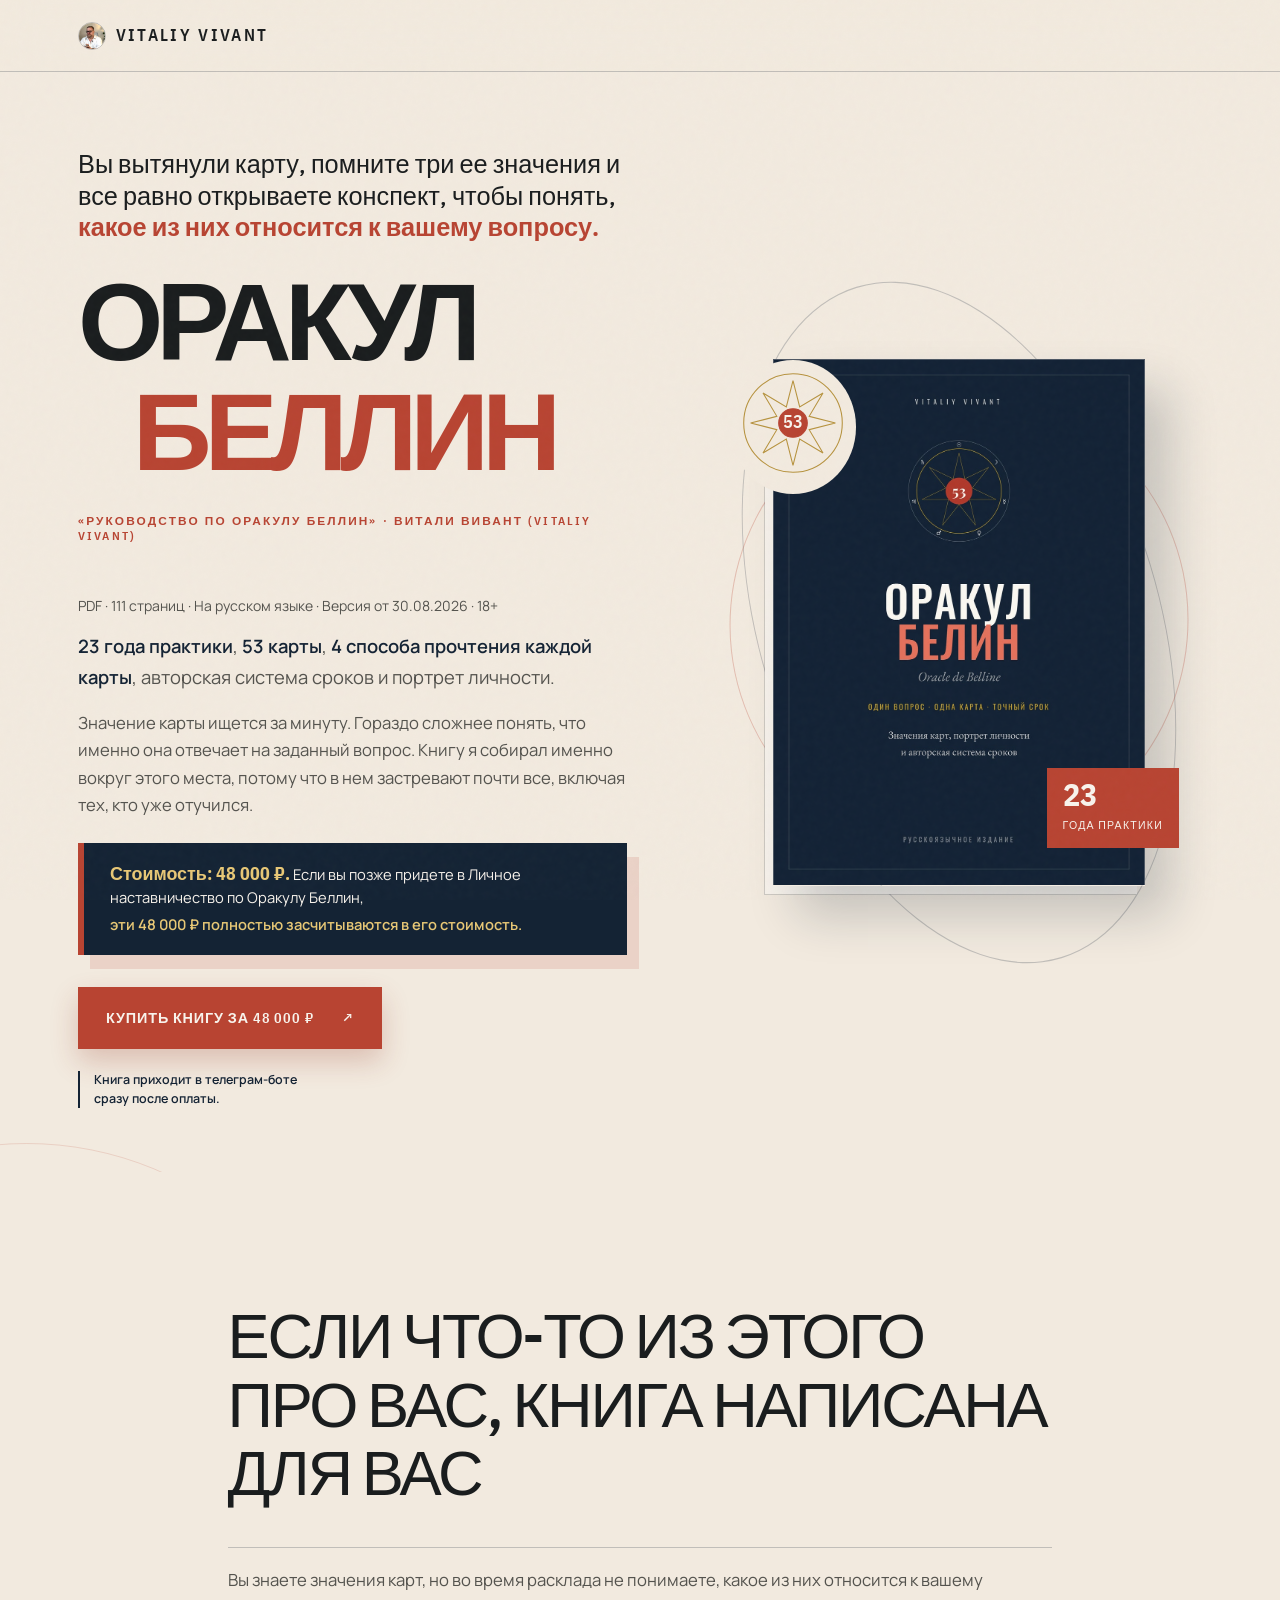
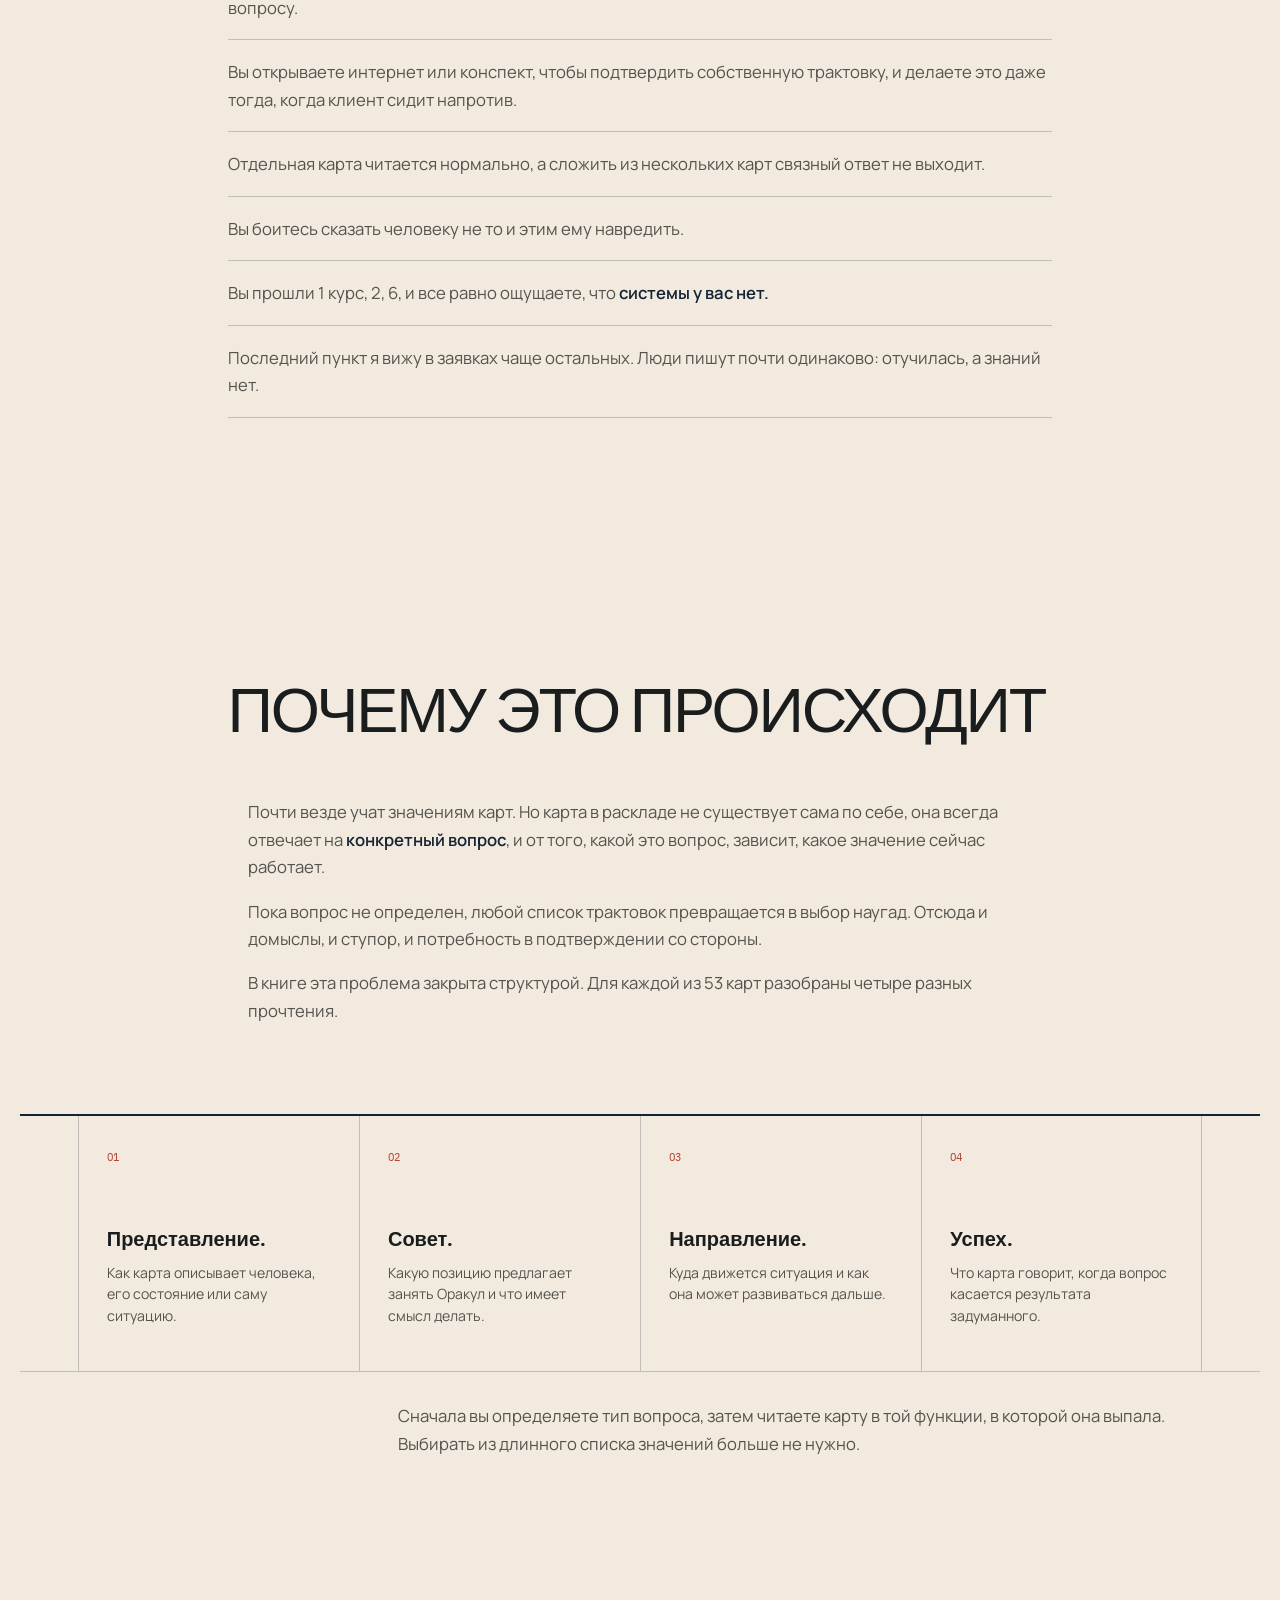
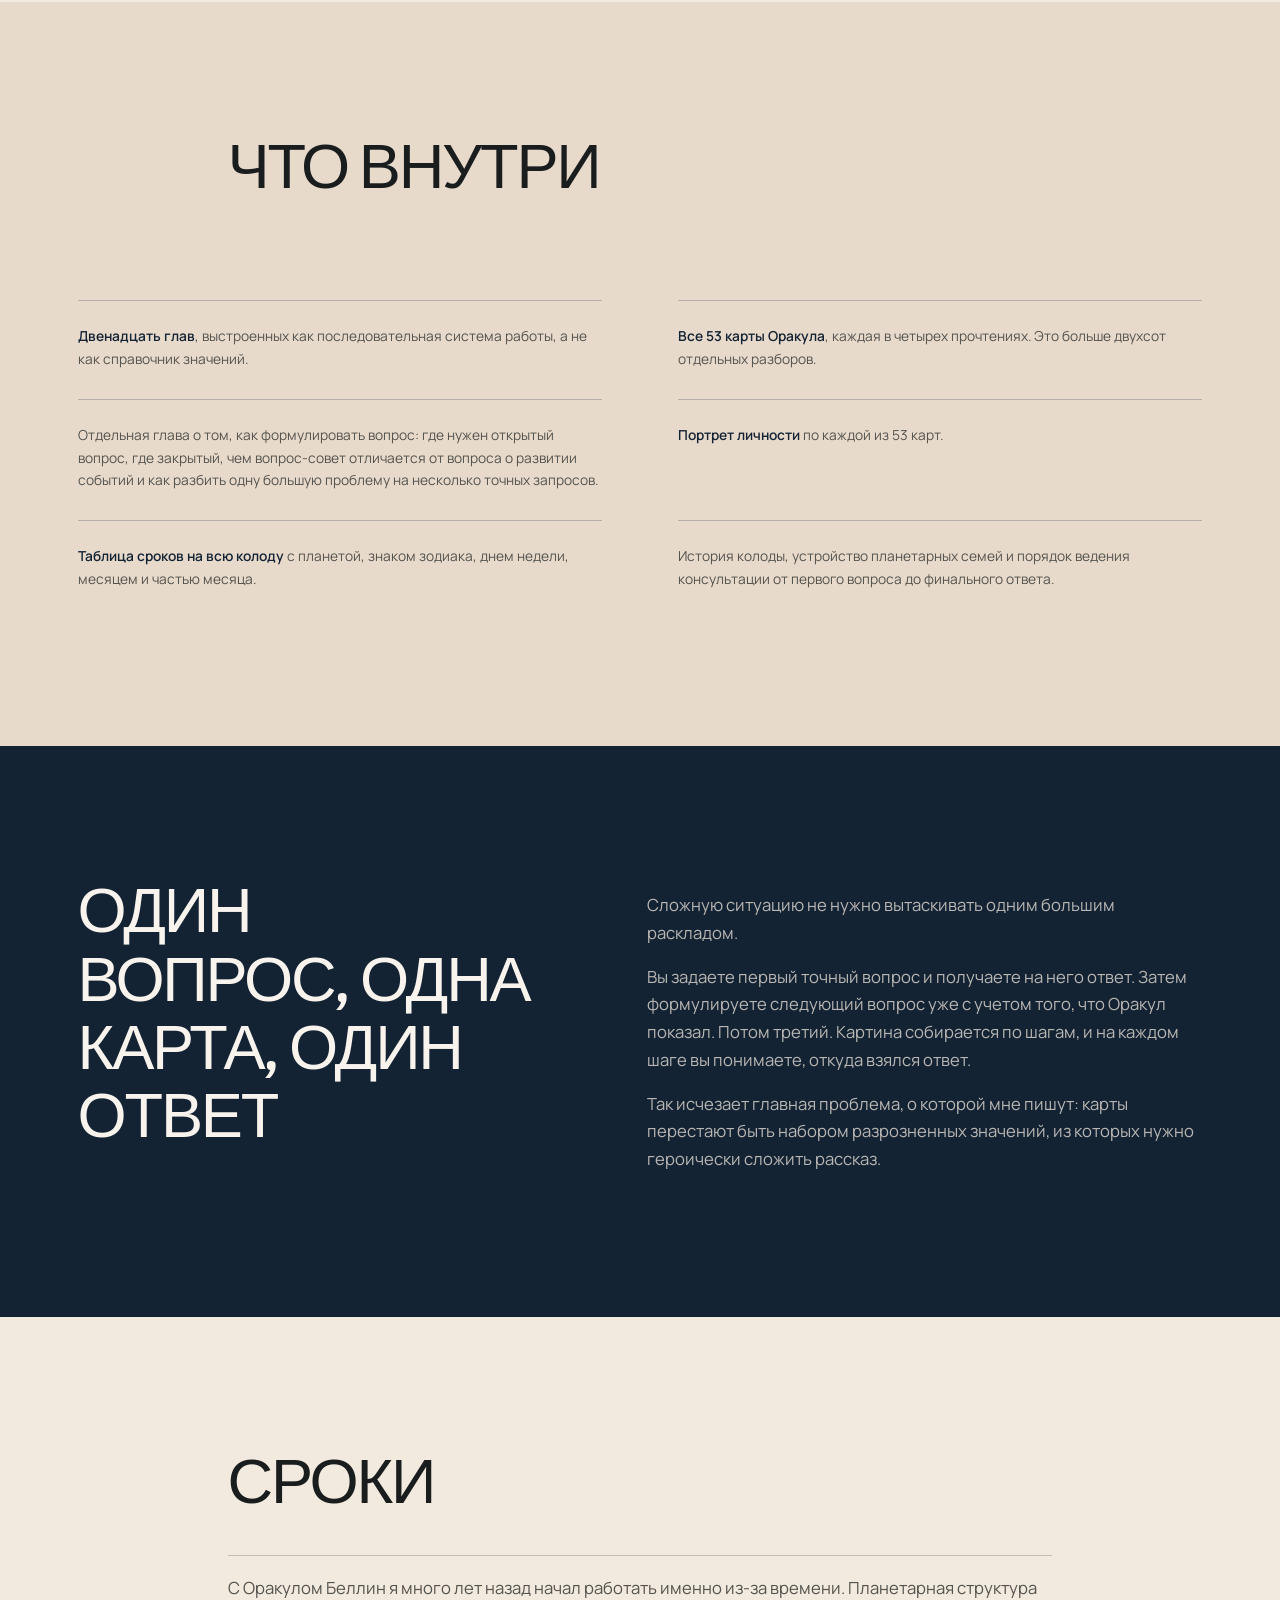
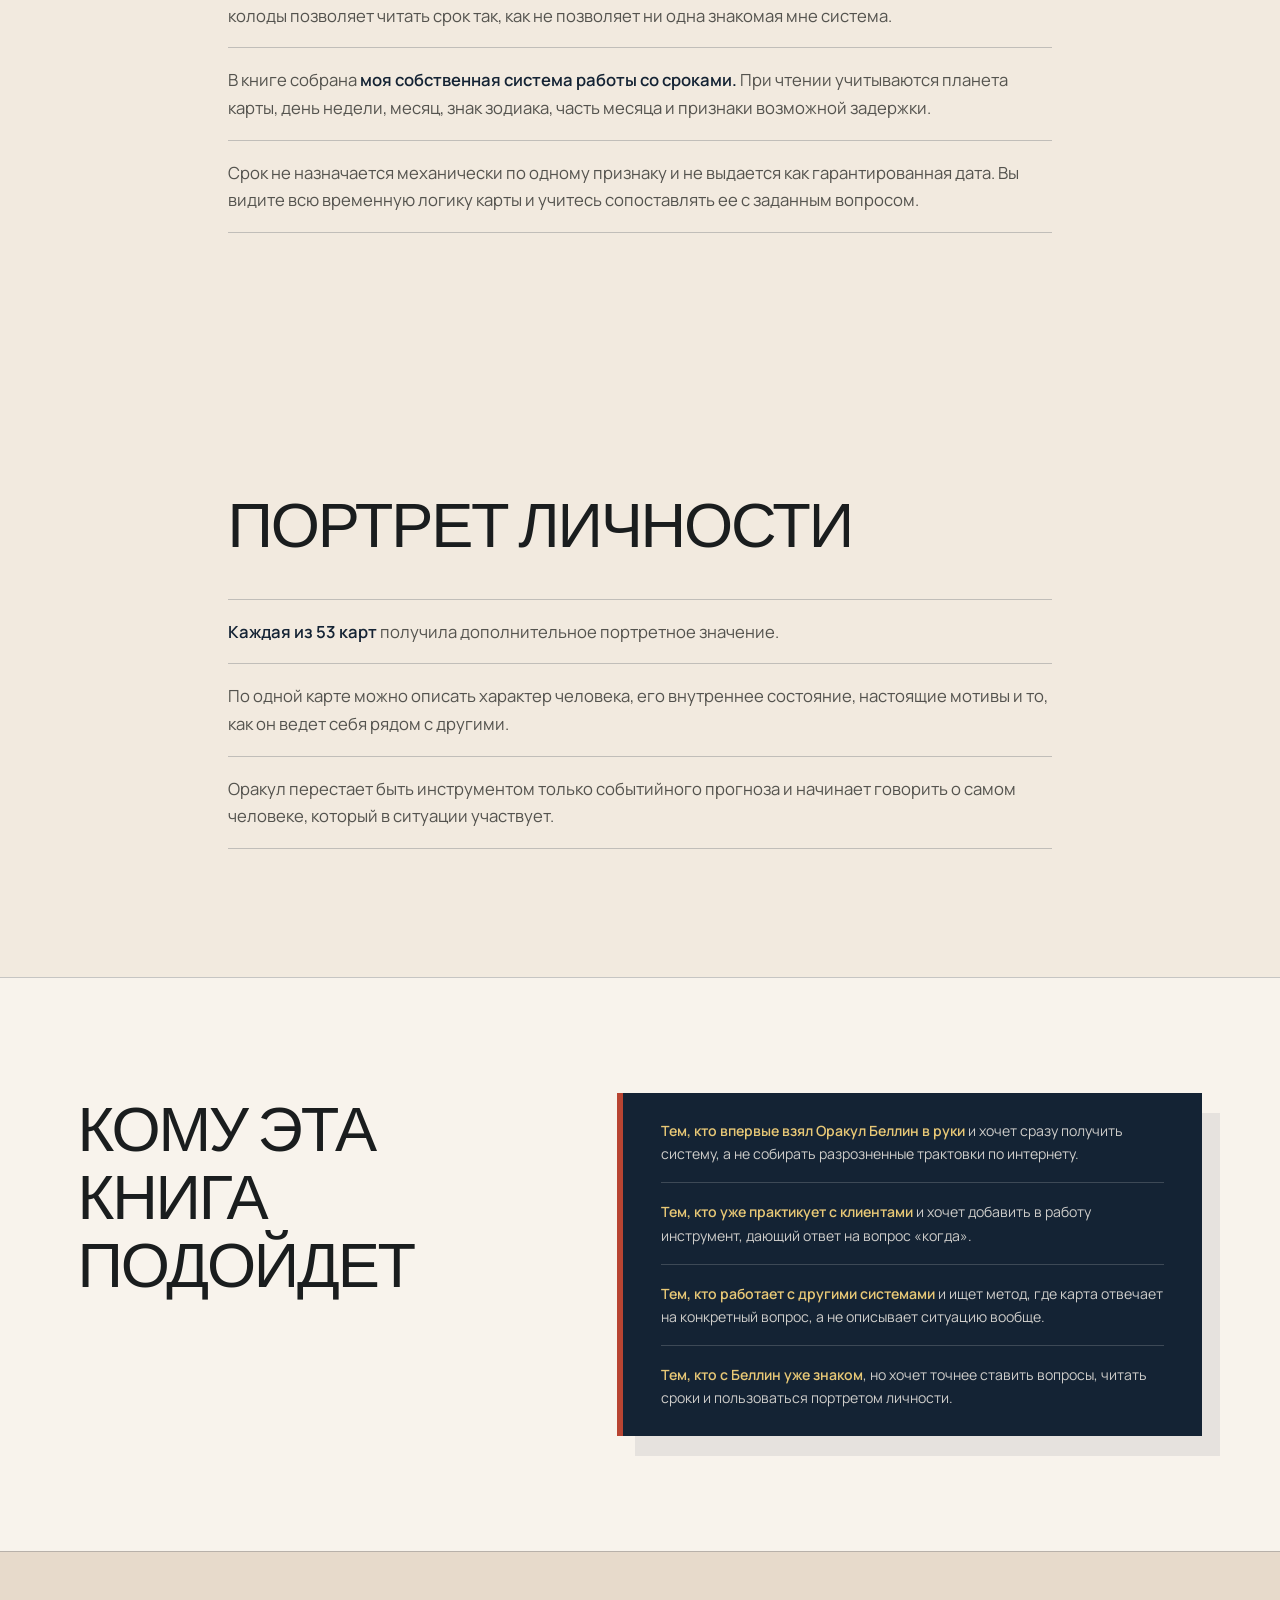
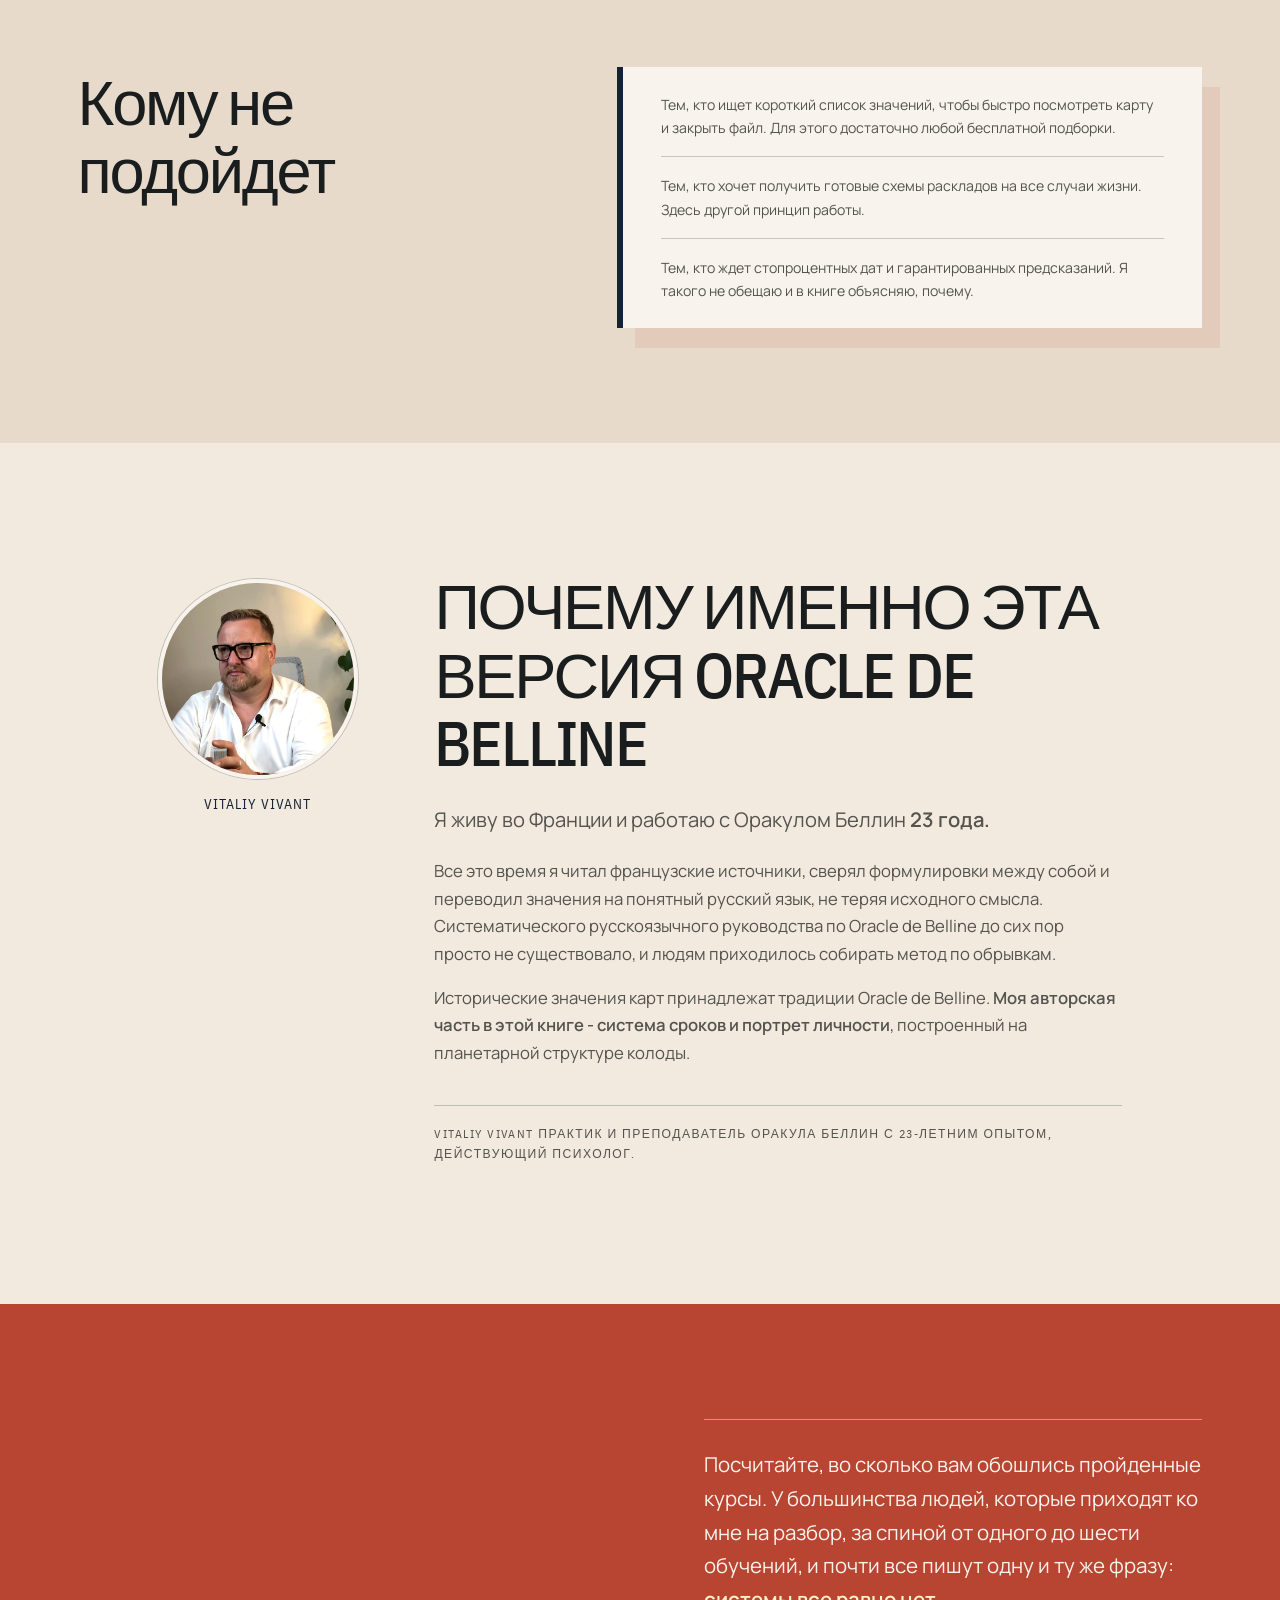
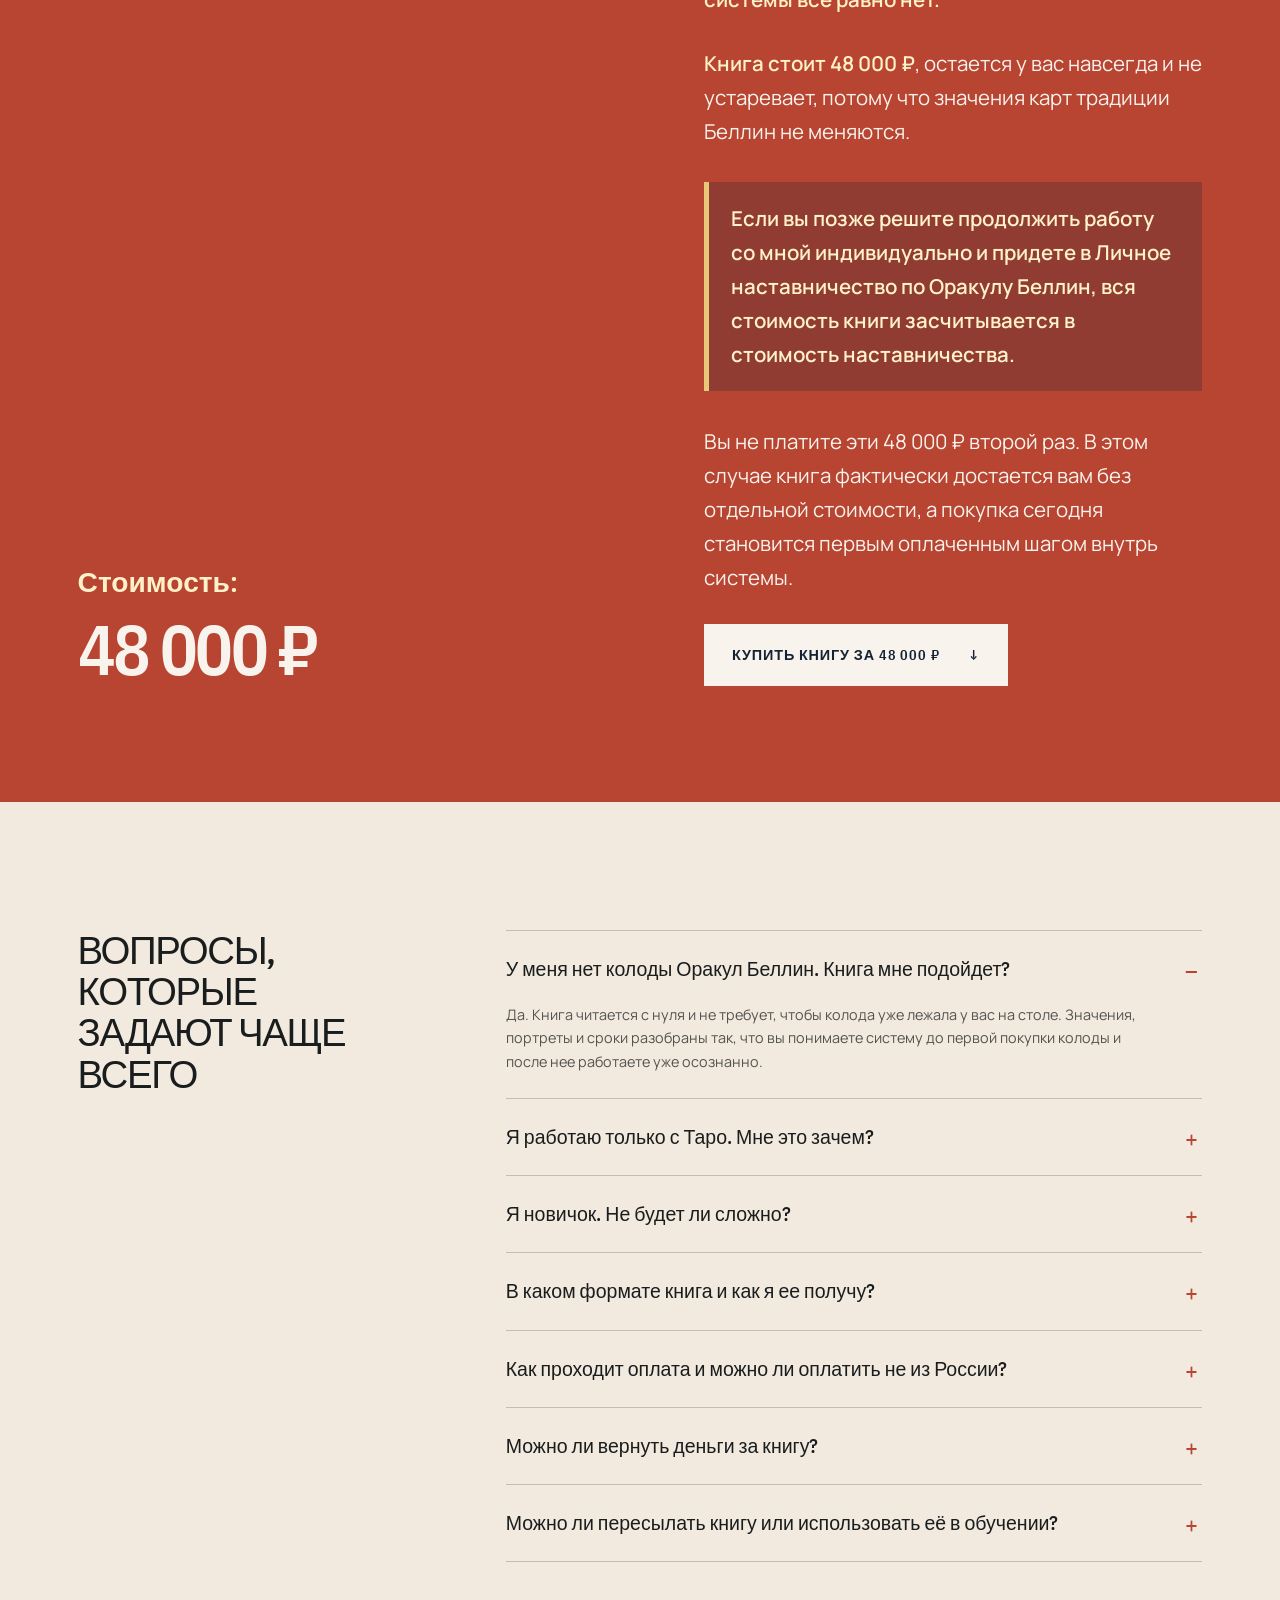
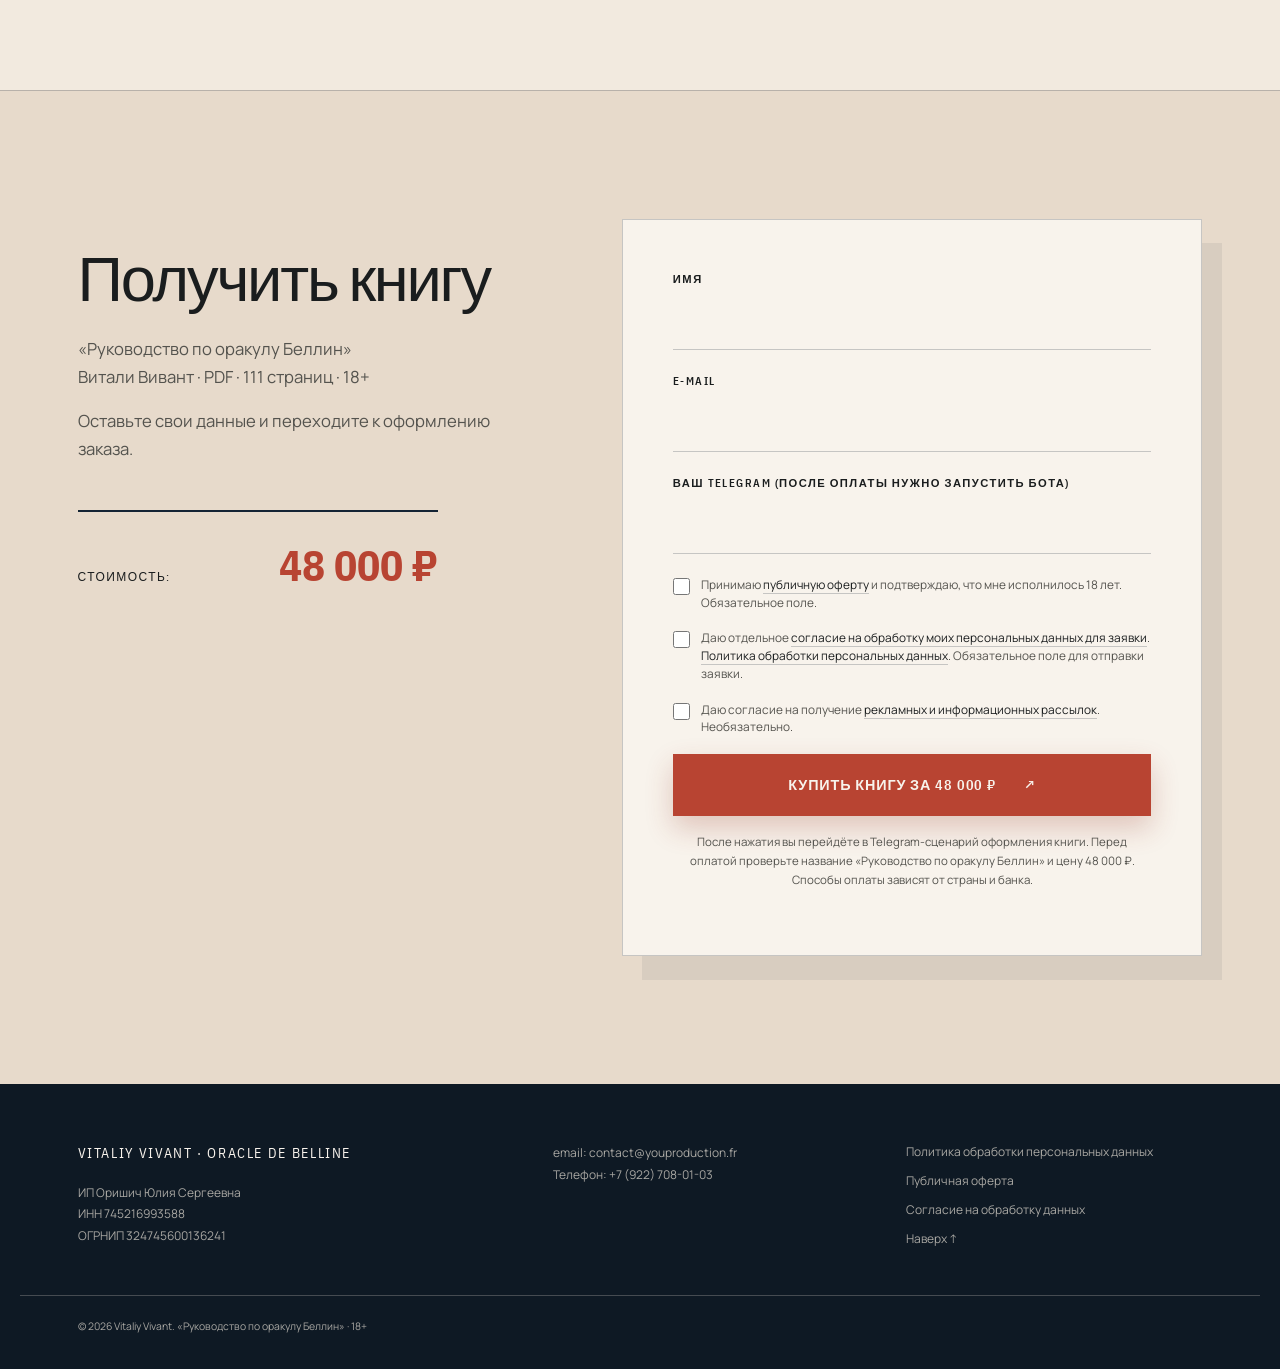
<file: index.html>
<!doctype html>
<html lang="ru">
<head>
  <meta charset="utf-8">
  <meta name="viewport" content="width=device-width, initial-scale=1">
  <title>Оракул Беллин - руководство Vitaliy Vivant</title>
  <meta name="description" content="23 года практики, 53 карты, 4 способа прочтения каждой карты, авторская система сроков и портрет личности.">
  <meta name="theme-color" content="#f2eadf">
  <meta property="og:type" content="website">
  <meta property="og:title" content="Оракул Беллин - Vitaliy Vivant">
  <meta property="og:description" content="Руководство Vitaliy Vivant по работе с Oracle de Belline">
  <meta property="og:image" content="assets/img/cover.jpg">
  <link rel="icon" href="data:image/svg+xml,%3Csvg xmlns='http://www.w3.org/2000/svg' viewBox='0 0 200 200'%3E%3Crect width='200' height='200' fill='%23142334'/%3E%3Ccircle cx='100' cy='100' r='28' fill='%23b84432'/%3E%3Cpath d='M100 20 112.6 69.5 156.6 43.4 130.5 87.4 180 100 130.5 112.6 156.6 156.6 112.6 130.5 100 180 87.4 130.5 43.4 156.6 69.5 112.6 20 100 69.5 87.4 43.4 43.4 87.4 69.5Z' fill='none' stroke='%23d0aa51' stroke-width='6'/%3E%3C/svg%3E">
  <link rel="preload" href="assets/fonts/ibm-plex-sans-condensed-600.ttf" as="font" type="font/ttf" crossorigin>
  <link rel="stylesheet" href="assets/css/fonts.css">
  <link rel="stylesheet" href="assets/css/styles.css?v=20260906">
</head>
<body>
  <header class="site-header" id="siteHeader">
    <div class="wrap header-inner">
      <a class="brand" href="#top" aria-label="Vitaliy Vivant, на главную">
        <img class="brand-avatar" src="assets/img/vitaliy-circle.jpg" width="28" height="28" alt="" decoding="async">
        <span>Vitaliy Vivant</span>
      </a>
    </div>
  </header>

  <main id="top">
    <section class="hero" aria-labelledby="hero-title">
      <div class="wrap hero-grid">
        <div class="hero-copy">
          <p class="hero-thesis reveal">Вы вытянули карту, помните три ее значения и все равно открываете конспект, чтобы понять, <strong>какое из них относится к вашему вопросу.</strong></p>
          <h1 id="hero-title" class="hero-title reveal"><span>Оракул</span><strong>Беллин</strong></h1>
          <p class="kicker reveal">«Руководство по оракулу Беллин» · Витали Вивант (Vitaliy Vivant)</p>
          <p class="book-specs reveal">PDF · 111 страниц · На русском языке · Версия от 30.08.2026 · 18+</p>
          <p class="hero-lead reveal"><strong>23 года практики</strong>, <strong>53 карты</strong>, <strong>4 способа прочтения каждой карты</strong>, авторская система сроков и портрет личности.</p>
          <p class="reveal">Значение карты ищется за минуту. Гораздо сложнее понять, что именно она отвечает на заданный вопрос. Книгу я собирал именно вокруг этого места, потому что в нем застревают почти все, включая тех, кто уже отучился.</p>
          <p class="hero-credit reveal"><strong>Стоимость: 48&nbsp;000&nbsp;₽.</strong> Если вы позже придете в Личное наставничество по Оракулу Беллин, <mark>эти 48&nbsp;000&nbsp;₽ полностью засчитываются в его стоимость.</mark></p>
          <div class="hero-actions reveal">
            <a class="button button-primary" href="#buy"><span class="button-label">Купить книгу за 48&nbsp;000&nbsp;₽</span> <span aria-hidden="true">↗</span></a>
            <span class="delivery">Книга приходит в телеграм-боте сразу после оплаты.</span>
          </div>
        </div>
        <div class="hero-object reveal" aria-label="Обложка книги «Оракул Беллин»">
          <div class="orbit orbit-one"></div>
          <div class="orbit orbit-two"></div>
          <figure class="cover-stage"><img src="assets/img/cover.jpg" width="1000" height="1417" alt="Обложка книги «Оракул Беллин» Vitaliy Vivant"></figure>
          <div class="seal" aria-hidden="true"><svg viewBox="0 0 200 200"><circle cx="100" cy="100" r="93"/><path d="M100 20 112.6 69.5 156.6 43.4 130.5 87.4 180 100 130.5 112.6 156.6 156.6 112.6 130.5 100 180 87.4 130.5 43.4 156.6 69.5 112.6 20 100 69.5 87.4 43.4 43.4 87.4 69.5Z"/><circle class="seal-disc" cx="100" cy="100" r="27"/><text x="100" y="110">53</text></svg></div>
          <div class="experience"><b>23</b><span>года практики</span></div>
        </div>
      </div>
    </section>

    <section class="section problem" aria-labelledby="problem-title">
      <div class="wrap split-heading">
        <div>
          <h2 id="problem-title" class="display reveal">ЕСЛИ ЧТО-ТО ИЗ ЭТОГО ПРО ВАС, КНИГА НАПИСАНА ДЛЯ ВАС</h2>
          <div class="text-stack reveal">
            <p>Вы знаете значения карт, но во время расклада не понимаете, какое из них относится к вашему вопросу.</p>
            <p>Вы открываете интернет или конспект, чтобы подтвердить собственную трактовку, и делаете это даже тогда, когда клиент сидит напротив.</p>
            <p>Отдельная карта читается нормально, а сложить из нескольких карт связный ответ не выходит.</p>
            <p>Вы боитесь сказать человеку не то и этим ему навредить.</p>
            <p>Вы прошли 1 курс, 2, 6, и все равно ощущаете, что <strong>системы у вас нет.</strong></p>
            <p>Последний пункт я вижу в заявках чаще остальных. Люди пишут почти одинаково: отучилась, а знаний нет.</p>
          </div>
        </div>
      </div>
    </section>

    <section class="section" aria-labelledby="why-title">
      <div class="wrap section-topline"><h2 id="why-title" class="display reveal">ПОЧЕМУ ЭТО ПРОИСХОДИТ</h2></div>
      <div class="wrap prose-intro reveal">
        <p>Почти везде учат значениям карт. Но карта в раскладе не существует сама по себе, она всегда отвечает на <strong>конкретный вопрос</strong>, и от того, какой это вопрос, зависит, какое значение сейчас работает.</p>
        <p>Пока вопрос не определен, любой список трактовок превращается в выбор наугад. Отсюда и домыслы, и ступор, и потребность в подтверждении со стороны.</p>
        <p>В книге эта проблема закрыта структурой. Для каждой из 53 карт разобраны четыре разных прочтения.</p>
      </div>
      <div class="wrap reading-table reveal" aria-label="Четыре способа прочтения карты">
        <article><span>01</span><h3>Представление.</h3><p>Как карта описывает человека, его состояние или саму ситуацию.</p></article>
        <article><span>02</span><h3>Совет.</h3><p>Какую позицию предлагает занять Оракул и что имеет смысл делать.</p></article>
        <article><span>03</span><h3>Направление.</h3><p>Куда движется ситуация и как она может развиваться дальше.</p></article>
        <article><span>04</span><h3>Успех.</h3><p>Что карта говорит, когда вопрос касается результата задуманного.</p></article>
      </div>
      <p class="wrap table-note reveal">Сначала вы определяете тип вопроса, затем читаете карту в той функции, в которой она выпала. Выбирать из длинного списка значений больше не нужно.</p>
    </section>

    <section class="section contents" aria-labelledby="contents-title">
      <div class="wrap section-topline"><h2 id="contents-title" class="display reveal">ЧТО ВНУТРИ</h2></div>
      <div class="wrap contents-grid">
        <article class="content-row reveal"><div><p><strong>Двенадцать глав</strong>, выстроенных как последовательная система работы, а не как справочник значений.</p></div></article>
        <article class="content-row reveal"><div><p><strong>Все 53 карты Оракула</strong>, каждая в четырех прочтениях. Это больше двухсот отдельных разборов.</p></div></article>
        <article class="content-row reveal"><div><p>Отдельная глава о том, как формулировать вопрос: где нужен открытый вопрос, где закрытый, чем вопрос-совет отличается от вопроса о развитии событий и как разбить одну большую проблему на несколько точных запросов.</p></div></article>
        <article class="content-row reveal"><div><p><strong>Портрет личности</strong> по каждой из 53 карт.</p></div></article>
        <article class="content-row reveal"><div><p><strong>Таблица сроков на всю колоду</strong> с планетой, знаком зодиака, днем недели, месяцем и частью месяца.</p></div></article>
        <article class="content-row reveal"><div><p>История колоды, устройство планетарных семей и порядок ведения консультации от первого вопроса до финального ответа.</p></div></article>
      </div>
    </section>

    <section class="method" aria-labelledby="one-card-title">
      <div class="wrap method-grid method-grid-copy">
        <div class="method-copy reveal"><h2 id="one-card-title" class="display light">ОДИН ВОПРОС, ОДНА КАРТА, ОДИН ОТВЕТ</h2></div>
        <div class="method-copy reveal"><p>Сложную ситуацию не нужно вытаскивать одним большим раскладом.</p><p>Вы задаете первый точный вопрос и получаете на него ответ. Затем формулируете следующий вопрос уже с учетом того, что Оракул показал. Потом третий. Картина собирается по шагам, и на каждом шаге вы понимаете, откуда взялся ответ.</p><p>Так исчезает главная проблема, о которой мне пишут: карты перестают быть набором разрозненных значений, из которых нужно героически сложить рассказ.</p></div>
      </div>
    </section>

    <section class="section" aria-labelledby="timing-title">
      <div class="wrap split-heading"><div><h2 id="timing-title" class="display reveal">СРОКИ</h2><div class="text-stack reveal"><p>С Оракулом Беллин я много лет назад начал работать именно из-за времени. Планетарная структура колоды позволяет читать срок так, как не позволяет ни одна знакомая мне система.</p><p>В книге собрана <strong>моя собственная система работы со сроками.</strong> При чтении учитываются планета карты, день недели, месяц, знак зодиака, часть месяца и признаки возможной задержки.</p><p>Срок не назначается механически по одному признаку и не выдается как гарантированная дата. Вы видите всю временную логику карты и учитесь сопоставлять ее с заданным вопросом.</p></div></div></div>
    </section>

    <section class="section portrait-section" aria-labelledby="portrait-title">
      <div class="wrap split-heading"><div><h2 id="portrait-title" class="display reveal">ПОРТРЕТ ЛИЧНОСТИ</h2><div class="text-stack reveal"><p><strong>Каждая из 53 карт</strong> получила дополнительное портретное значение.</p><p>По одной карте можно описать характер человека, его внутреннее состояние, настоящие мотивы и то, как он ведет себя рядом с другими.</p><p>Оракул перестает быть инструментом только событийного прогноза и начинает говорить о самом человеке, который в ситуации участвует.</p></div></div></div>
    </section>

    <section class="fit fit-yes" aria-labelledby="fit-title">
      <div class="wrap fit-single">
        <div class="fit-heading reveal"><h2 id="fit-title" class="display">КОМУ ЭТА КНИГА ПОДОЙДЕТ</h2></div>
        <div class="fit-list reveal"><p><strong>Тем, кто впервые взял Оракул Беллин в руки</strong> и хочет сразу получить систему, а не собирать разрозненные трактовки по интернету.</p><p><strong>Тем, кто уже практикует с клиентами</strong> и хочет добавить в работу инструмент, дающий ответ на вопрос «когда».</p><p><strong>Тем, кто работает с другими системами</strong> и ищет метод, где карта отвечает на конкретный вопрос, а не описывает ситуацию вообще.</p><p><strong>Тем, кто с Беллин уже знаком</strong>, но хочет точнее ставить вопросы, читать сроки и пользоваться портретом личности.</p></div>
      </div>
    </section>

    <section class="fit fit-no-section" aria-labelledby="not-fit-title">
      <div class="wrap fit-single">
        <div class="fit-heading reveal"><h2 id="not-fit-title" class="display">Кому не подойдет</h2></div>
        <div class="fit-list fit-list-no reveal"><p>Тем, кто ищет короткий список значений, чтобы быстро посмотреть карту и закрыть файл. Для этого достаточно любой бесплатной подборки.</p><p>Тем, кто хочет получить готовые схемы раскладов на все случаи жизни. Здесь другой принцип работы.</p><p>Тем, кто ждет стопроцентных дат и гарантированных предсказаний. Я такого не обещаю и в книге объясняю, почему.</p></div>
      </div>
    </section>

    <section class="section author" aria-labelledby="author-title">
      <div class="wrap author-grid">
        <figure class="author-photo reveal"><img src="assets/img/vitaliy-circle.jpg" width="1290" height="2297" loading="lazy" decoding="async" alt="Vitaliy Vivant, практик и преподаватель Оракула Беллин"><figcaption>Vitaliy Vivant</figcaption></figure>
        <div class="author-copy"><h2 id="author-title" class="display reveal">ПОЧЕМУ ИМЕННО ЭТА ВЕРСИЯ ORACLE DE BELLINE</h2><p class="lead reveal">Я живу во Франции и работаю с Оракулом Беллин <strong>23 года.</strong></p><p class="reveal">Все это время я читал французские источники, сверял формулировки между собой и переводил значения на понятный русский язык, не теряя исходного смысла. Систематического русскоязычного руководства по Oracle de Belline до сих пор просто не существовало, и людям приходилось собирать метод по обрывкам.</p><p class="reveal">Исторические значения карт принадлежат традиции Oracle de Belline. <strong>Моя авторская часть в этой книге - система сроков и портрет личности</strong>, построенный на планетарной структуре колоды.</p><p class="author-role reveal">Vitaliy Vivant Практик и преподаватель Оракула Беллин с 23-летним опытом, действующий психолог.</p></div>
      </div>
    </section>

    <section class="price-section" id="price" aria-labelledby="price-title">
      <div class="wrap price-grid">
        <div class="price-copy reveal"><h2 id="price-title"><span class="price-label">Стоимость:</span> <span class="price-amount">48&nbsp;000&nbsp;₽</span></h2></div>
        <div class="price-offer reveal"><p>Посчитайте, во сколько вам обошлись пройденные курсы. У большинства людей, которые приходят ко мне на разбор, за спиной от одного до шести обучений, и почти все пишут одну и ту же фразу: <strong>системы все равно нет.</strong></p><p><strong>Книга стоит 48&nbsp;000&nbsp;₽</strong>, остается у вас навсегда и не устаревает, потому что значения карт традиции Беллин не меняются.</p><p class="price-credit"><strong>Если вы позже решите продолжить работу со мной индивидуально и придете в Личное наставничество по Оракулу Беллин, вся стоимость книги засчитывается в стоимость наставничества.</strong></p><p>Вы не платите эти 48&nbsp;000&nbsp;₽ второй раз. В этом случае книга фактически достается вам без отдельной стоимости, а покупка сегодня становится первым оплаченным шагом внутрь системы.</p><a class="button button-light" href="#buy"><span class="button-label">Купить книгу за 48&nbsp;000&nbsp;₽</span> <span aria-hidden="true">↓</span></a></div>
      </div>
    </section>

    <section class="section faq-section" aria-labelledby="faq-title">
      <div class="wrap faq-grid">
        <div><h2 id="faq-title" class="display reveal">ВОПРОСЫ, КОТОРЫЕ ЗАДАЮТ ЧАЩЕ ВСЕГО</h2></div>
        <div class="faq reveal">
          <details open><summary>У меня нет колоды Оракул Беллин. Книга мне подойдет?</summary><p>Да. Книга читается с нуля и не требует, чтобы колода уже лежала у вас на столе. Значения, портреты и сроки разобраны так, что вы понимаете систему до первой покупки колоды и после нее работаете уже осознанно.</p></details>
          <details><summary>Я работаю только с Таро. Мне это зачем?</summary><p>Оракул Беллин - самостоятельная система, а не дополнение к Таро. Ее главное отличие в том, что она отвечает на вопрос «когда» через планетарную структуру колоды. Именно за этим ко мне чаще всего и приходят практикующие тарологи.</p></details>
          <details><summary>Я новичок. Не будет ли сложно?</summary><p>Книга построена последовательно: сначала как задавать вопрос, потом как вести консультацию, потом карты. Половина людей, которые приходят ко мне, начинали ровно с нуля.</p></details>
          <details><summary>В каком формате книга и как я ее получу?</summary><p>«Руководство по оракулу Беллин» Витали Виванта — PDF на русском языке, 111 страниц, версия от 30.08.2026, 18+. После оплаты запустите Telegram-бота по инструкции к заказу, чтобы получить файл. Одного указания имени пользователя недостаточно. Если файл не пришёл, напишите на <a href="mailto:contact@youproduction.fr">contact@youproduction.fr</a>: поможем получить книгу, в том числе по e-mail. Условия и сроки выдачи — в <a href="oferta.html#delivery">оферте</a>.</p></details>
          <details><summary>Как проходит оплата и можно ли оплатить не из России?</summary><p>Цена книги — 48 000 ₽. Продажи ориентированы на Россию и СНГ. Оплата проходит на защищённой странице Prodamus; доступные для вашей страны способы отображаются при оформлении. Конвертацию валюты и возможную комиссию определяет ваш банк. Приём любой карты не гарантируется.</p></details>
          <details><summary>Можно ли вернуть деньги за книгу?</summary><p>Да. От качественной книги можно отказаться в течение семи дней, не считая дня покупки, даже после скачивания. При недостатках или неполучении сохраняются предусмотренные законом права. Для обращения напишите на <a href="mailto:contact@youproduction.fr">contact@youproduction.fr</a>. После полного возврата лицензия прекращается. <a href="oferta.html#refund">Подробнее о возврате</a>.</p></details>
          <details><summary>Можно ли пересылать книгу или использовать её в обучении?</summary><p>Файл предназначен для вашего чтения. Пересылка, публикация и включение охраняемых текстов, иллюстраций и таблиц в чужие продукты без разрешения запрещены, кроме предусмотренных законом случаев. Применять усвоенные знания в своей практике можно. <a href="oferta.html#copyright">Условия использования</a>.</p></details>
        </div>
      </div>
    </section>

    <section class="buy-section" id="buy" aria-labelledby="buy-title">
      <div class="wrap buy-grid">
        <div class="buy-heading reveal"><h2 id="buy-title" class="display">Получить книгу</h2><p>«Руководство по оракулу Беллин»<br>Витали Вивант · PDF · 111 страниц · 18+</p><p>Оставьте свои данные и переходите к оформлению заказа.</p><div class="buy-total"><span>Стоимость:</span><b>48&nbsp;000&nbsp;₽</b></div></div>
        <form class="order-form reveal" id="buyForm" novalidate>
          <div class="field" id="f-name"><label for="name">Имя</label><input id="name" name="name" type="text" autocomplete="name" required><p class="err">Укажите имя.</p></div>
          <div class="field" id="f-email"><label for="email">E-mail</label><input id="email" name="email" type="email" autocomplete="email" required><p class="err">Введите корректный e-mail.</p></div>
          <div class="field" id="f-tg"><label for="telegram">Ваш Telegram (после оплаты нужно запустить бота)</label><input id="telegram" name="telegram" type="text" autocomplete="off" required><p class="err">Укажите имя пользователя в Telegram.</p></div>
          <label class="consent" id="c-offer"><input type="checkbox" id="offerAgree" name="offerAgree" required><span>Принимаю <a href="oferta.html" target="_blank" rel="noopener">публичную оферту</a> и подтверждаю, что мне исполнилось 18 лет. Обязательное поле.</span></label>
          <label class="consent" id="c-privacy"><input type="checkbox" id="agree" name="agree" required><span>Даю отдельное <a href="consent.html" target="_blank" rel="noopener">согласие на обработку моих персональных данных для заявки</a>. <a href="privacy.html" target="_blank" rel="noopener">Политика обработки персональных данных</a>. Обязательное поле для отправки заявки.</span></label>
          <label class="consent"><input type="checkbox" id="marketing" name="marketing"><span>Даю согласие на получение <a href="marketing-consent.html" target="_blank" rel="noopener">рекламных и информационных рассылок</a>. Необязательно.</span></label>
          <label class="consent" id="c-marketing-data" hidden><input type="checkbox" id="marketingData" name="marketingData"><span>Даю отдельное <a href="marketing-data-consent.html" target="_blank" rel="noopener">согласие на обработку данных для рассылок</a>. Необязательно; подписка действует только при обеих отметках.</span></label>
          <button class="button button-primary button-block" type="submit"><span class="button-label">Купить книгу за 48&nbsp;000&nbsp;₽</span> <span aria-hidden="true">↗</span></button>
          <p class="form-note">После нажатия вы перейдёте в Telegram-сценарий оформления книги. Перед оплатой проверьте название «Руководство по оракулу Беллин» и цену 48 000 ₽. Способы оплаты зависят от страны и банка.</p>
          <p class="form-note" id="form-status" role="status" aria-live="polite"></p>
        </form>
      </div>
    </section>
  </main>

  <footer class="site-footer">
    <div class="wrap footer-grid">
      <div><div class="footer-brand">Vitaliy Vivant · Oracle de Belline</div><p>ИП Оришич Юлия Сергеевна<br>ИНН 745216993588<br>ОГРНИП 324745600136241</p></div>
      <div><p><a href="mailto:contact@youproduction.fr">email: contact@youproduction.fr</a><br><a href="tel:+79227080103">Телефон: +7 (922) 708-01-03</a></p></div>
      <nav aria-label="Юридические ссылки"><a href="privacy.html">Политика обработки персональных данных</a><a href="oferta.html">Публичная оферта</a><a href="consent.html">Согласие на обработку данных</a><a href="#top">Наверх ↑</a></nav>
    </div>
    <div class="wrap copyright">© <span id="year">2026</span> Vitaliy Vivant. «Руководство по оракулу Беллин» · 18+</div>
  </footer>
  <script src="assets/js/main.js?v=20260906-legal"></script>
</body>
</html>
</file>
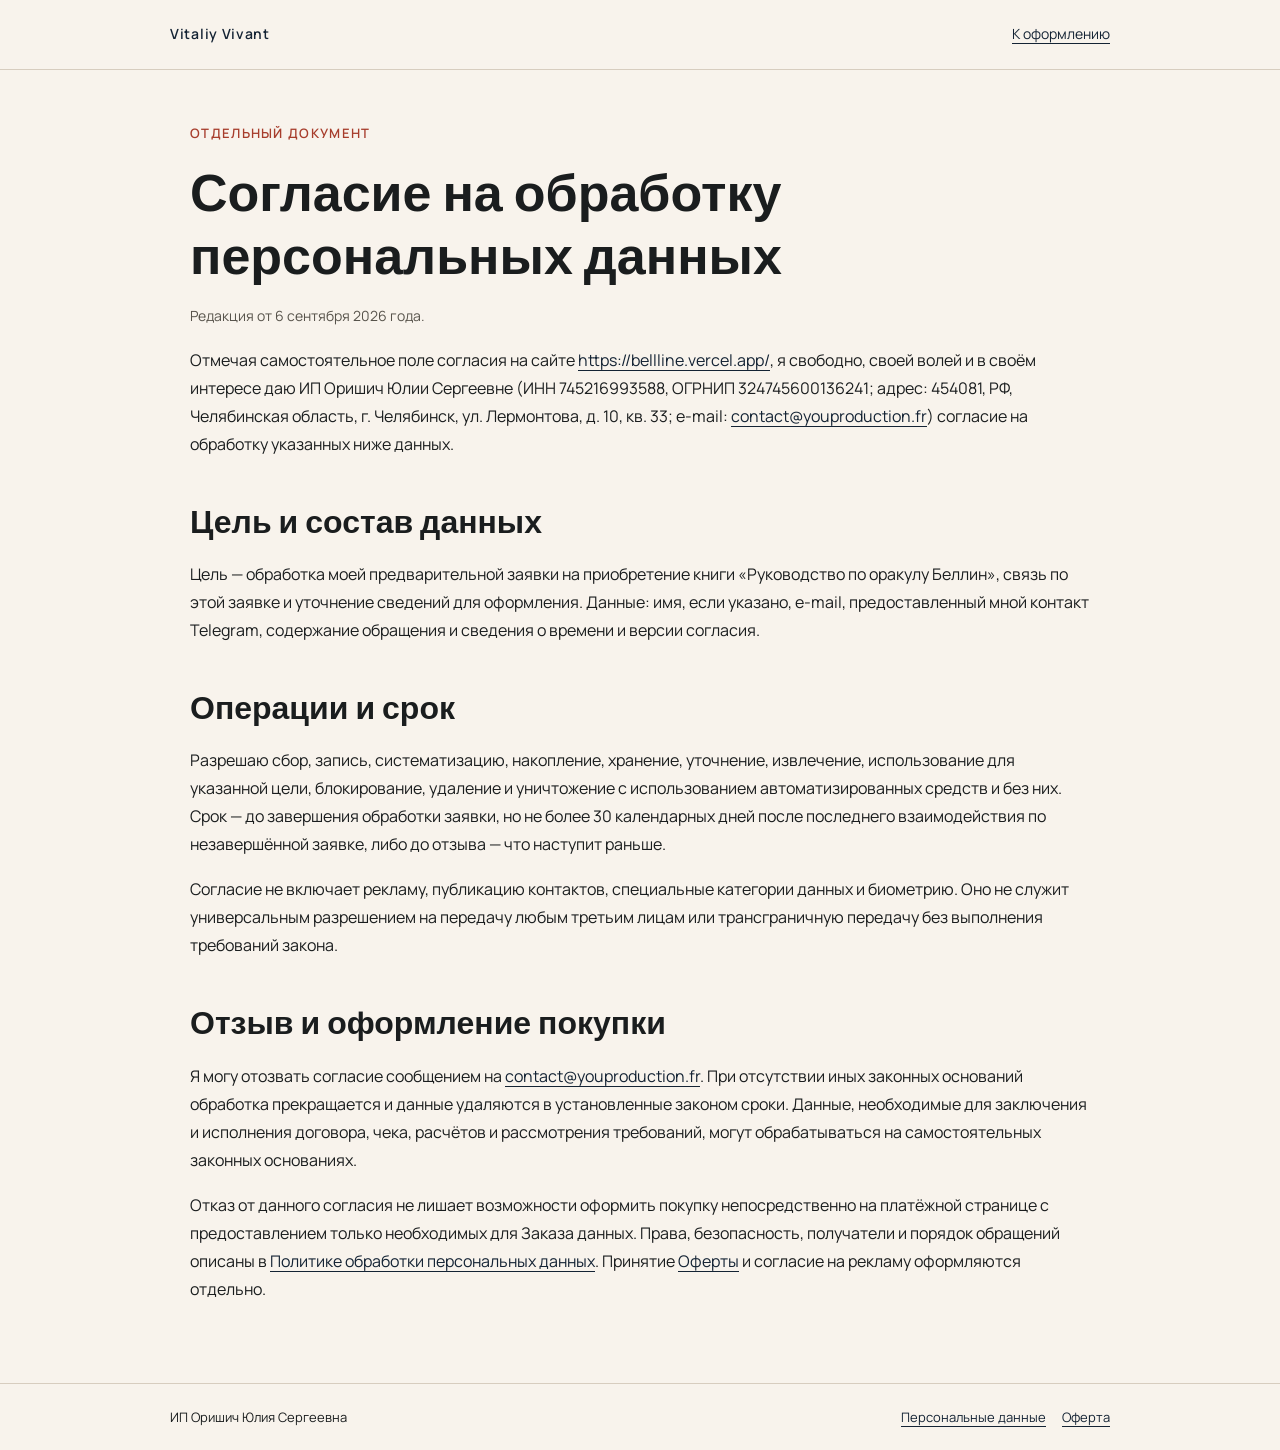
<file: consent.html>
<!doctype html>
<html lang="ru"><head><meta charset="utf-8"><meta name="viewport" content="width=device-width, initial-scale=1"><title>Согласие на обработку персональных данных — Оракул Беллин</title><meta name="theme-color" content="#f8f3ec"><link rel="canonical" href="https://bellline.vercel.app/consent.html"><link rel="stylesheet" href="assets/css/fonts.css"><link rel="stylesheet" href="assets/css/legal.css?v=20260906"></head><body><header class="legal-header"><a class="legal-brand" href="index.html">Vitaliy Vivant</a><a href="index.html#buy">К оформлению</a></header><main class="legal-main"><p class="legal-eyebrow">Отдельный документ</p><h1>Согласие на обработку персональных данных</h1><p class="legal-meta">Редакция от 6 сентября 2026 года.</p>
<p>Отмечая самостоятельное поле согласия на сайте <a href="https://bellline.vercel.app/">https://bellline.vercel.app/</a>, я свободно, своей волей и в своём интересе даю ИП Оришич Юлии Сергеевне (ИНН 745216993588, ОГРНИП 324745600136241; адрес: 454081, РФ, Челябинская область, г. Челябинск, ул. Лермонтова, д. 10, кв. 33; e-mail: <a href="mailto:contact@youproduction.fr">contact@youproduction.fr</a>) согласие на обработку указанных ниже данных.</p>
<h2>Цель и состав данных</h2><p>Цель — обработка моей предварительной заявки на приобретение книги «Руководство по оракулу Беллин», связь по этой заявке и уточнение сведений для оформления. Данные: имя, если указано, e-mail, предоставленный мной контакт Telegram, содержание обращения и сведения о времени и версии согласия.</p>
<h2>Операции и срок</h2><p>Разрешаю сбор, запись, систематизацию, накопление, хранение, уточнение, извлечение, использование для указанной цели, блокирование, удаление и уничтожение с использованием автоматизированных средств и без них. Срок — до завершения обработки заявки, но не более 30 календарных дней после последнего взаимодействия по незавершённой заявке, либо до отзыва — что наступит раньше.</p>
<p>Согласие не включает рекламу, публикацию контактов, специальные категории данных и биометрию. Оно не служит универсальным разрешением на передачу любым третьим лицам или трансграничную передачу без выполнения требований закона.</p>
<h2>Отзыв и оформление покупки</h2><p>Я могу отозвать согласие сообщением на <a href="mailto:contact@youproduction.fr">contact@youproduction.fr</a>. При отсутствии иных законных оснований обработка прекращается и данные удаляются в установленные законом сроки. Данные, необходимые для заключения и исполнения договора, чека, расчётов и рассмотрения требований, могут обрабатываться на самостоятельных законных основаниях.</p>
<p>Отказ от данного согласия не лишает возможности оформить покупку непосредственно на платёжной странице с предоставлением только необходимых для Заказа данных. Права, безопасность, получатели и порядок обращений описаны в <a href="privacy.html">Политике обработки персональных данных</a>. Принятие <a href="oferta.html">Оферты</a> и согласие на рекламу оформляются отдельно.</p></main><footer class="legal-footer"><span>ИП Оришич Юлия Сергеевна</span><nav><a href="privacy.html">Персональные данные</a><a href="oferta.html">Оферта</a></nav></footer></body></html>
</file>
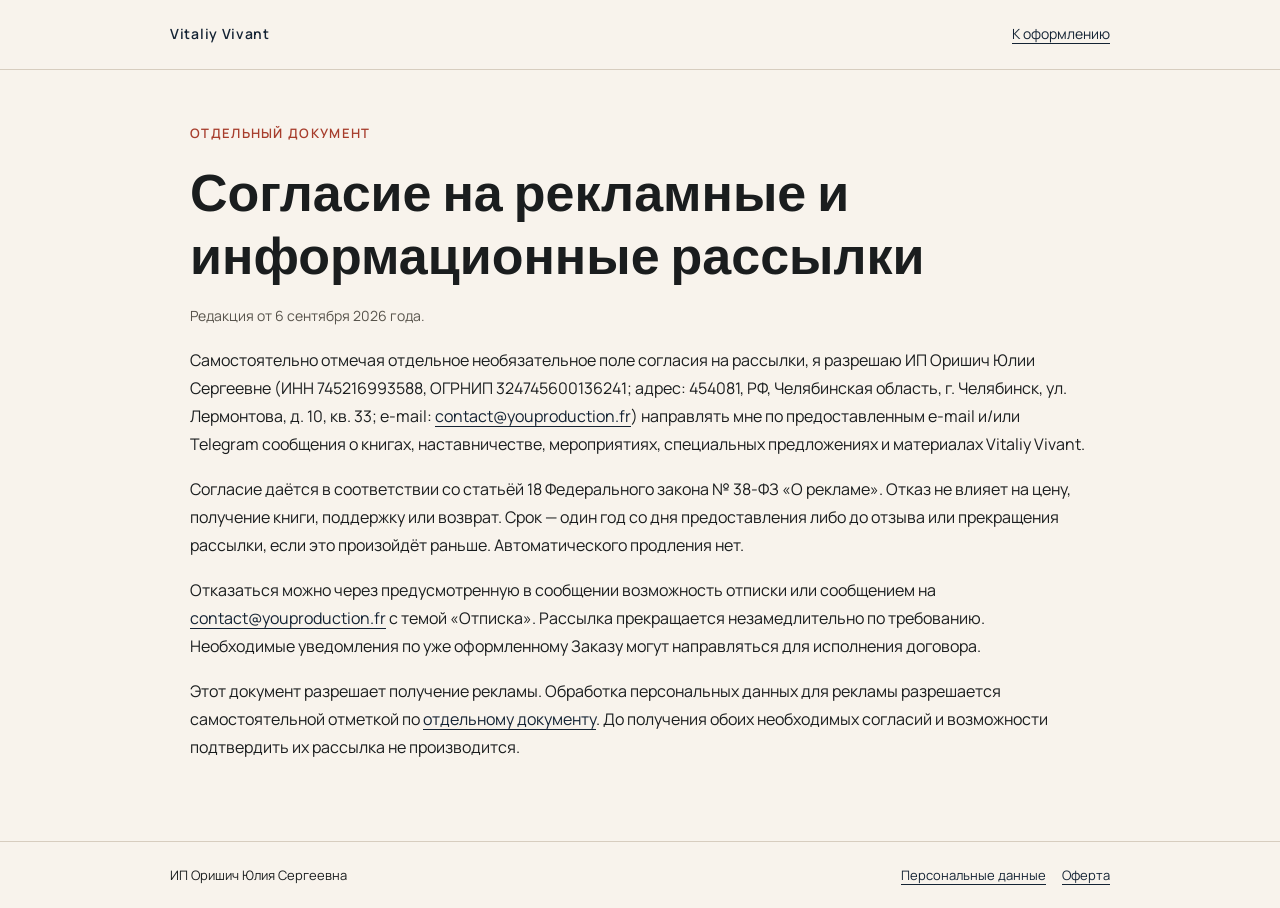
<file: marketing-consent.html>
<!doctype html>
<html lang="ru"><head><meta charset="utf-8"><meta name="viewport" content="width=device-width, initial-scale=1"><title>Согласие на рекламные и информационные рассылки — Оракул Беллин</title><meta name="theme-color" content="#f8f3ec"><link rel="canonical" href="https://bellline.vercel.app/marketing-consent.html"><link rel="stylesheet" href="assets/css/fonts.css"><link rel="stylesheet" href="assets/css/legal.css?v=20260906"></head><body><header class="legal-header"><a class="legal-brand" href="index.html">Vitaliy Vivant</a><a href="index.html#buy">К оформлению</a></header><main class="legal-main"><p class="legal-eyebrow">Отдельный документ</p><h1>Согласие на рекламные и информационные рассылки</h1><p class="legal-meta">Редакция от 6 сентября 2026 года.</p>
<p>Самостоятельно отмечая отдельное необязательное поле согласия на рассылки, я разрешаю ИП Оришич Юлии Сергеевне (ИНН 745216993588, ОГРНИП 324745600136241; адрес: 454081, РФ, Челябинская область, г. Челябинск, ул. Лермонтова, д. 10, кв. 33; e-mail: <a href="mailto:contact@youproduction.fr">contact@youproduction.fr</a>) направлять мне по предоставленным e-mail и/или Telegram сообщения о книгах, наставничестве, мероприятиях, специальных предложениях и материалах Vitaliy Vivant.</p>
<p>Согласие даётся в соответствии со статьёй 18 Федерального закона № 38-ФЗ «О рекламе». Отказ не влияет на цену, получение книги, поддержку или возврат. Срок — один год со дня предоставления либо до отзыва или прекращения рассылки, если это произойдёт раньше. Автоматического продления нет.</p>
<p>Отказаться можно через предусмотренную в сообщении возможность отписки или сообщением на <a href="mailto:contact@youproduction.fr">contact@youproduction.fr</a> с темой «Отписка». Рассылка прекращается незамедлительно по требованию. Необходимые уведомления по уже оформленному Заказу могут направляться для исполнения договора.</p>
<p>Этот документ разрешает получение рекламы. Обработка персональных данных для рекламы разрешается самостоятельной отметкой по <a href="marketing-data-consent.html">отдельному документу</a>. До получения обоих необходимых согласий и возможности подтвердить их рассылка не производится.</p></main><footer class="legal-footer"><span>ИП Оришич Юлия Сергеевна</span><nav><a href="privacy.html">Персональные данные</a><a href="oferta.html">Оферта</a></nav></footer></body></html>
</file>
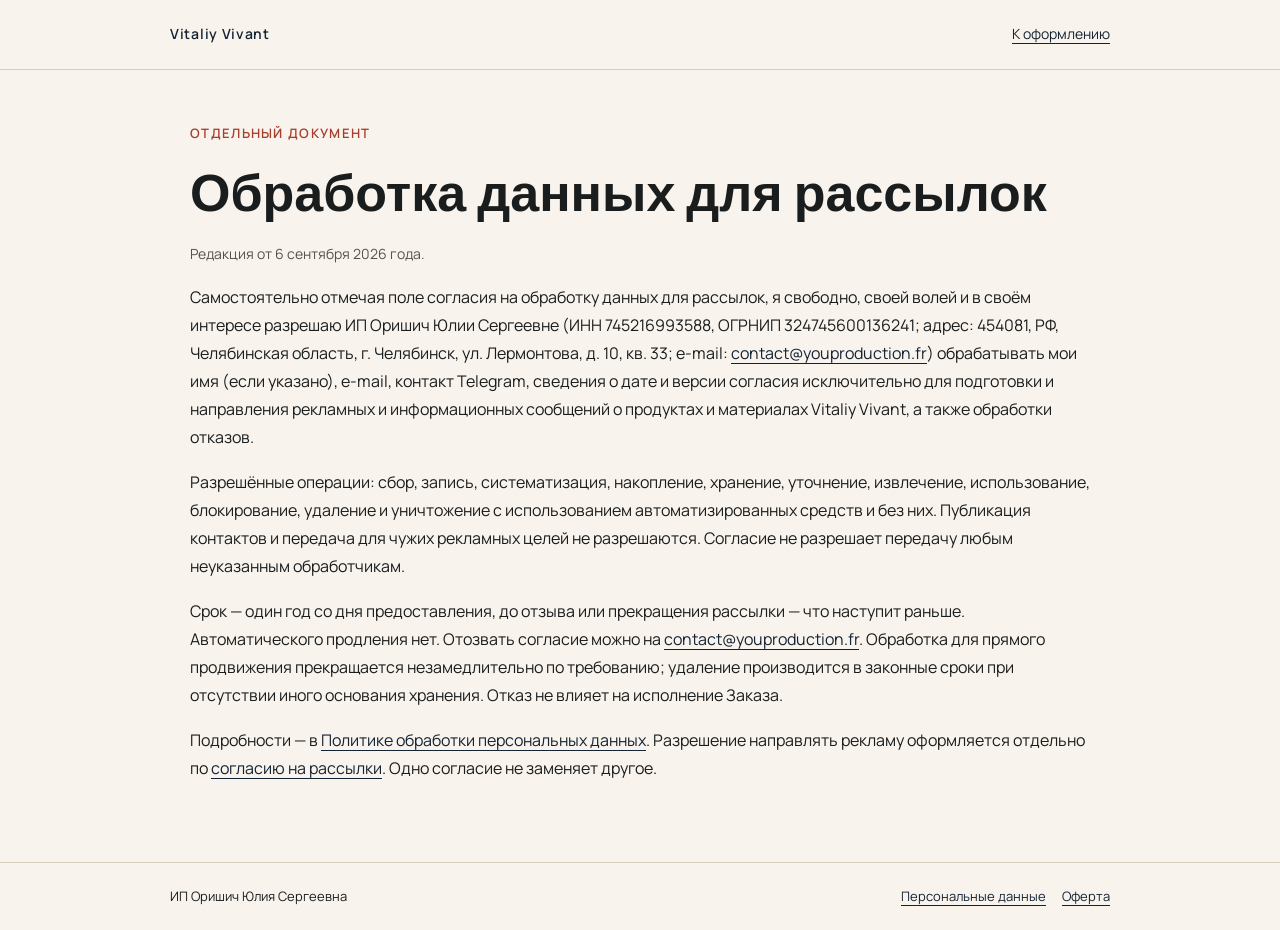
<file: marketing-data-consent.html>
<!doctype html>
<html lang="ru"><head><meta charset="utf-8"><meta name="viewport" content="width=device-width, initial-scale=1"><title>Обработка данных для рассылок — Оракул Беллин</title><meta name="theme-color" content="#f8f3ec"><link rel="canonical" href="https://bellline.vercel.app/marketing-data-consent.html"><link rel="stylesheet" href="assets/css/fonts.css"><link rel="stylesheet" href="assets/css/legal.css?v=20260906"></head><body><header class="legal-header"><a class="legal-brand" href="index.html">Vitaliy Vivant</a><a href="index.html#buy">К оформлению</a></header><main class="legal-main"><p class="legal-eyebrow">Отдельный документ</p><h1>Обработка данных для рассылок</h1><p class="legal-meta">Редакция от 6 сентября 2026 года.</p>
<p>Самостоятельно отмечая поле согласия на обработку данных для рассылок, я свободно, своей волей и в своём интересе разрешаю ИП Оришич Юлии Сергеевне (ИНН 745216993588, ОГРНИП 324745600136241; адрес: 454081, РФ, Челябинская область, г. Челябинск, ул. Лермонтова, д. 10, кв. 33; e-mail: <a href="mailto:contact@youproduction.fr">contact@youproduction.fr</a>) обрабатывать мои имя (если указано), e-mail, контакт Telegram, сведения о дате и версии согласия исключительно для подготовки и направления рекламных и информационных сообщений о продуктах и материалах Vitaliy Vivant, а также обработки отказов.</p>
<p>Разрешённые операции: сбор, запись, систематизация, накопление, хранение, уточнение, извлечение, использование, блокирование, удаление и уничтожение с использованием автоматизированных средств и без них. Публикация контактов и передача для чужих рекламных целей не разрешаются. Согласие не разрешает передачу любым неуказанным обработчикам.</p>
<p>Срок — один год со дня предоставления, до отзыва или прекращения рассылки — что наступит раньше. Автоматического продления нет. Отозвать согласие можно на <a href="mailto:contact@youproduction.fr">contact@youproduction.fr</a>. Обработка для прямого продвижения прекращается незамедлительно по требованию; удаление производится в законные сроки при отсутствии иного основания хранения. Отказ не влияет на исполнение Заказа.</p>
<p>Подробности — в <a href="privacy.html">Политике обработки персональных данных</a>. Разрешение направлять рекламу оформляется отдельно по <a href="marketing-consent.html">согласию на рассылки</a>. Одно согласие не заменяет другое.</p></main><footer class="legal-footer"><span>ИП Оришич Юлия Сергеевна</span><nav><a href="privacy.html">Персональные данные</a><a href="oferta.html">Оферта</a></nav></footer></body></html>
</file>
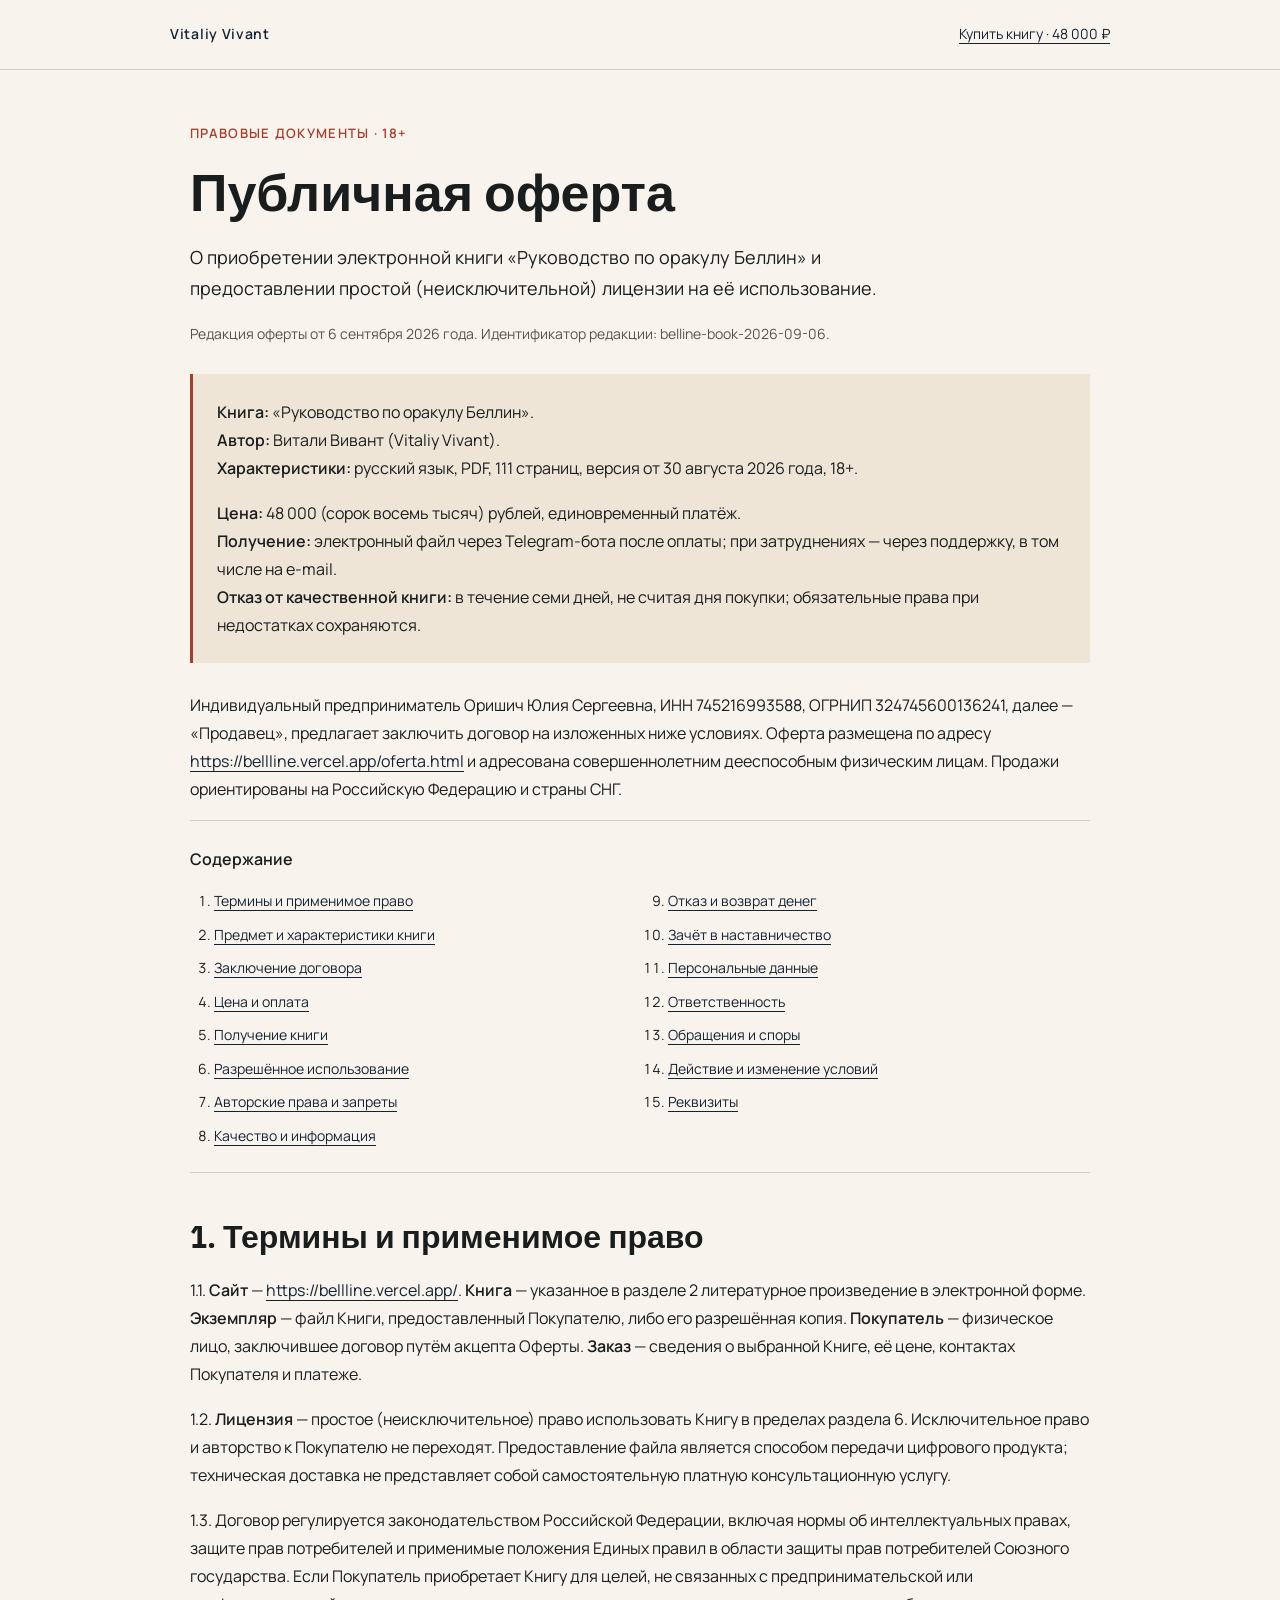
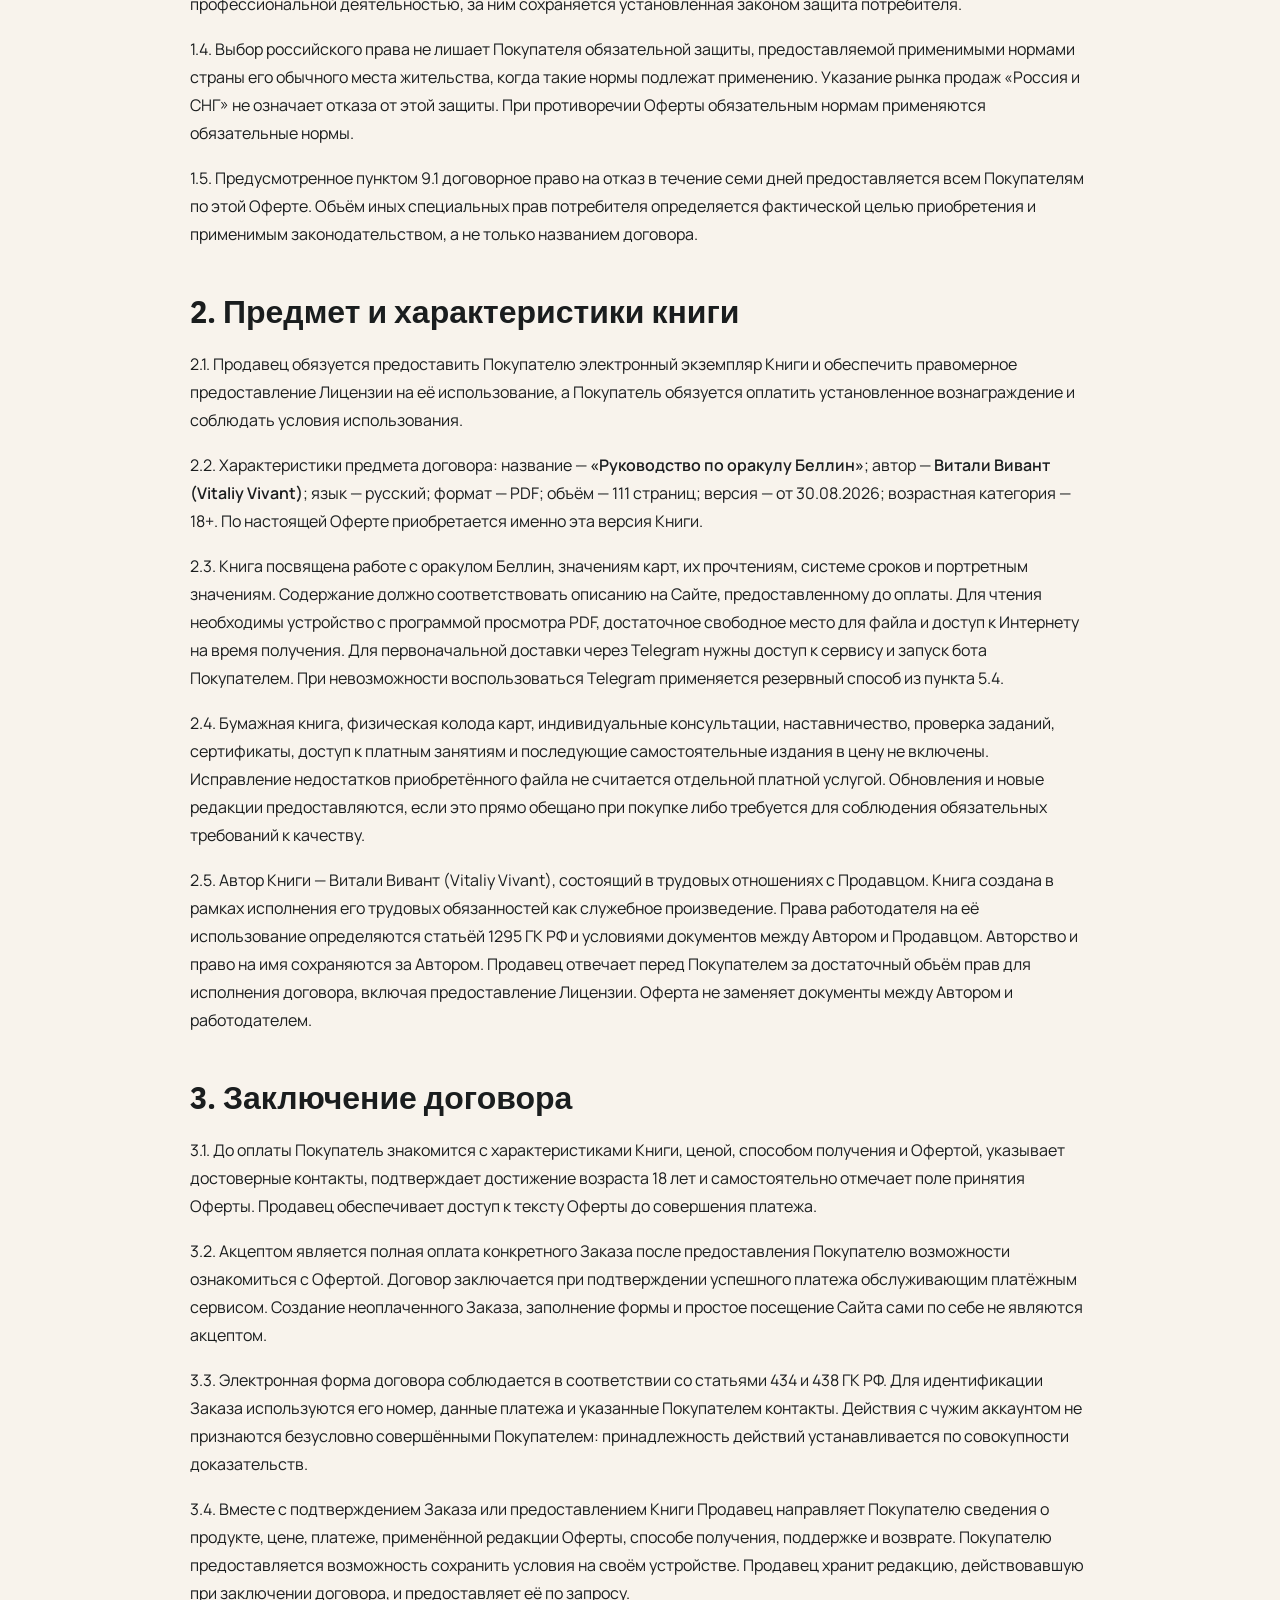
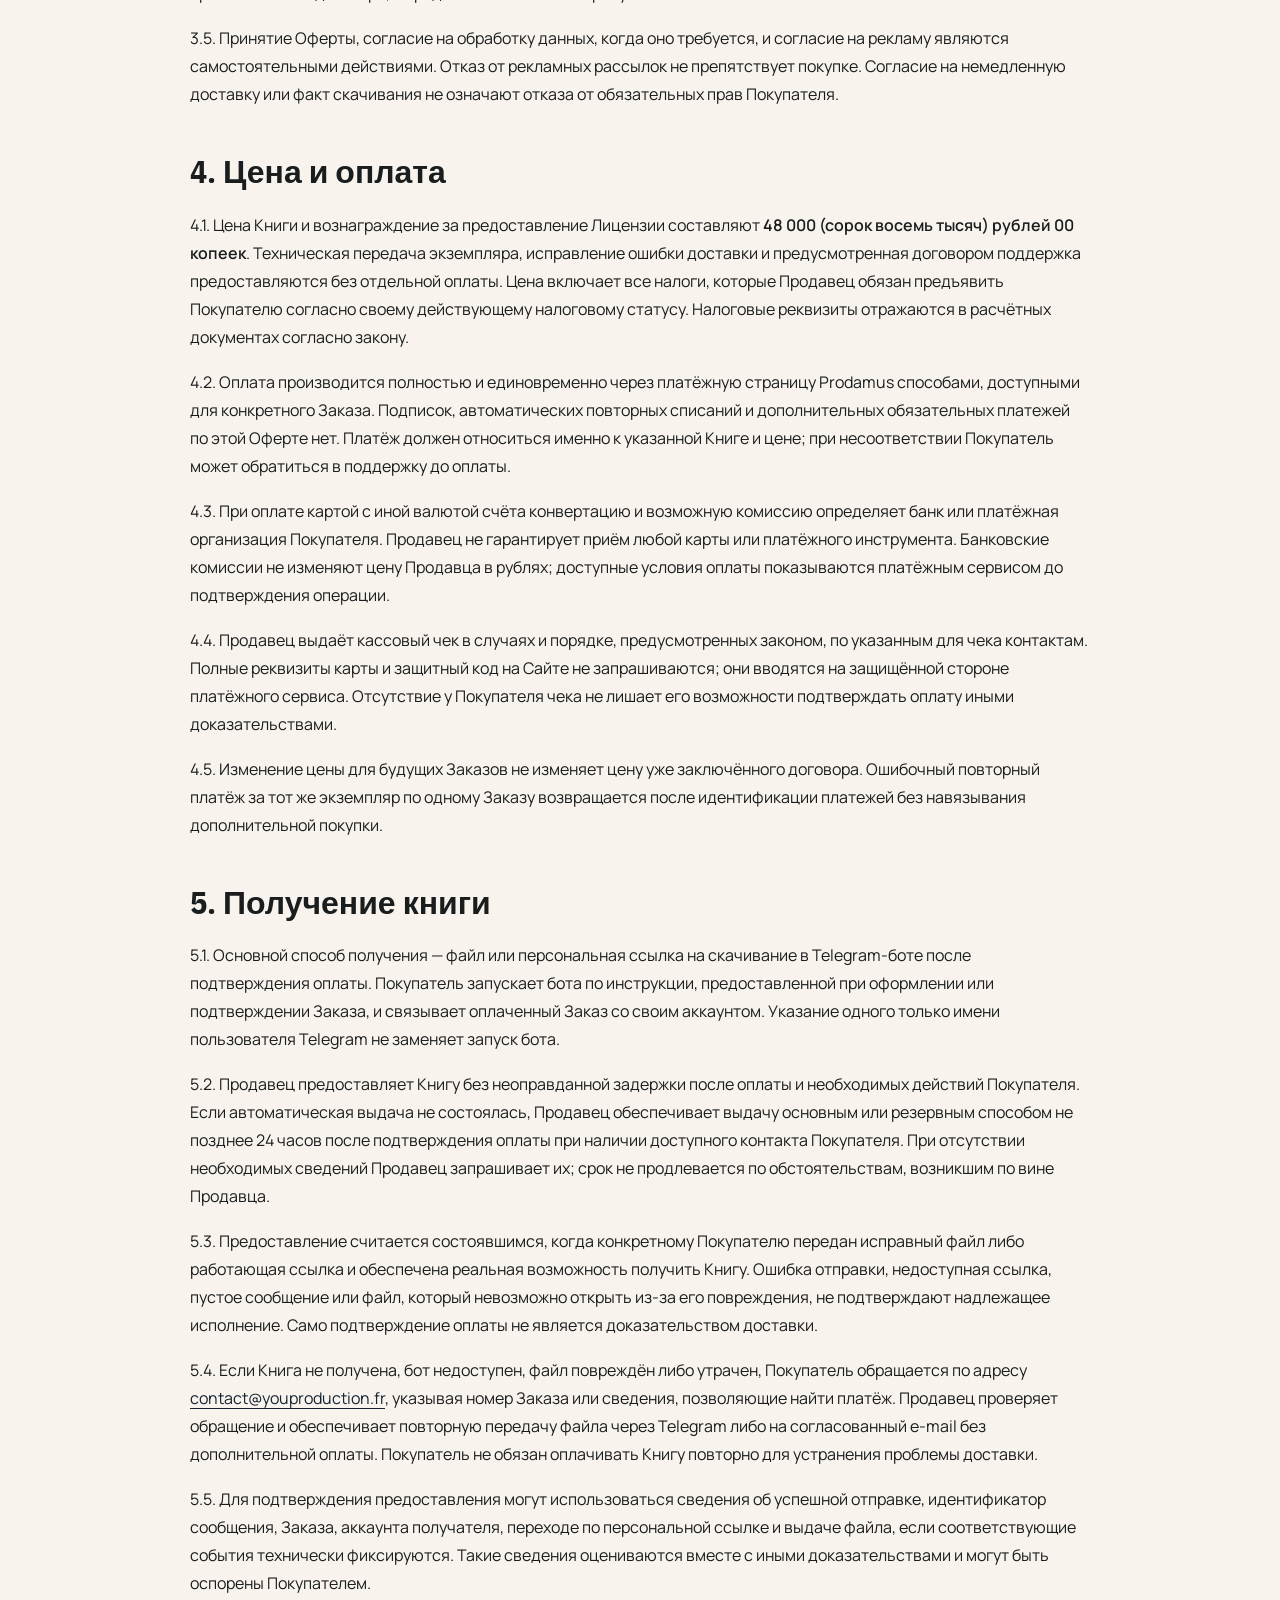
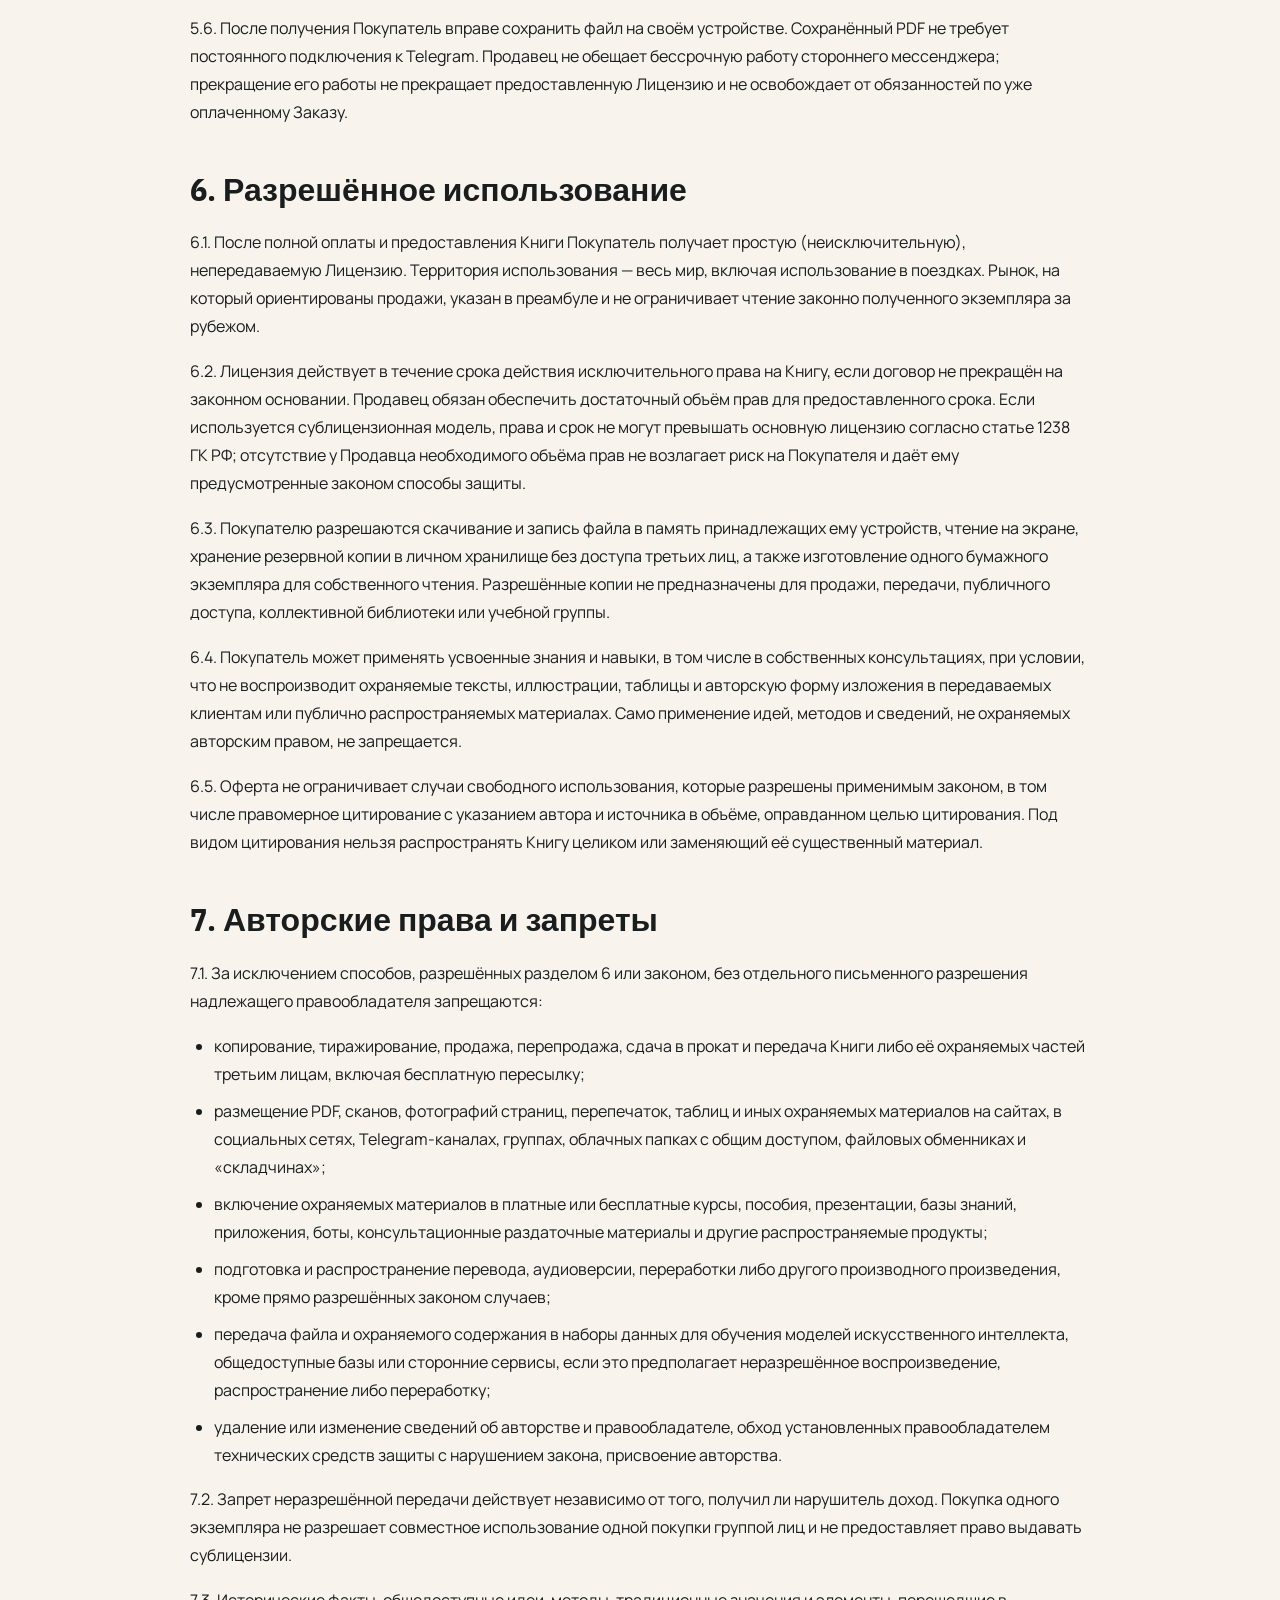
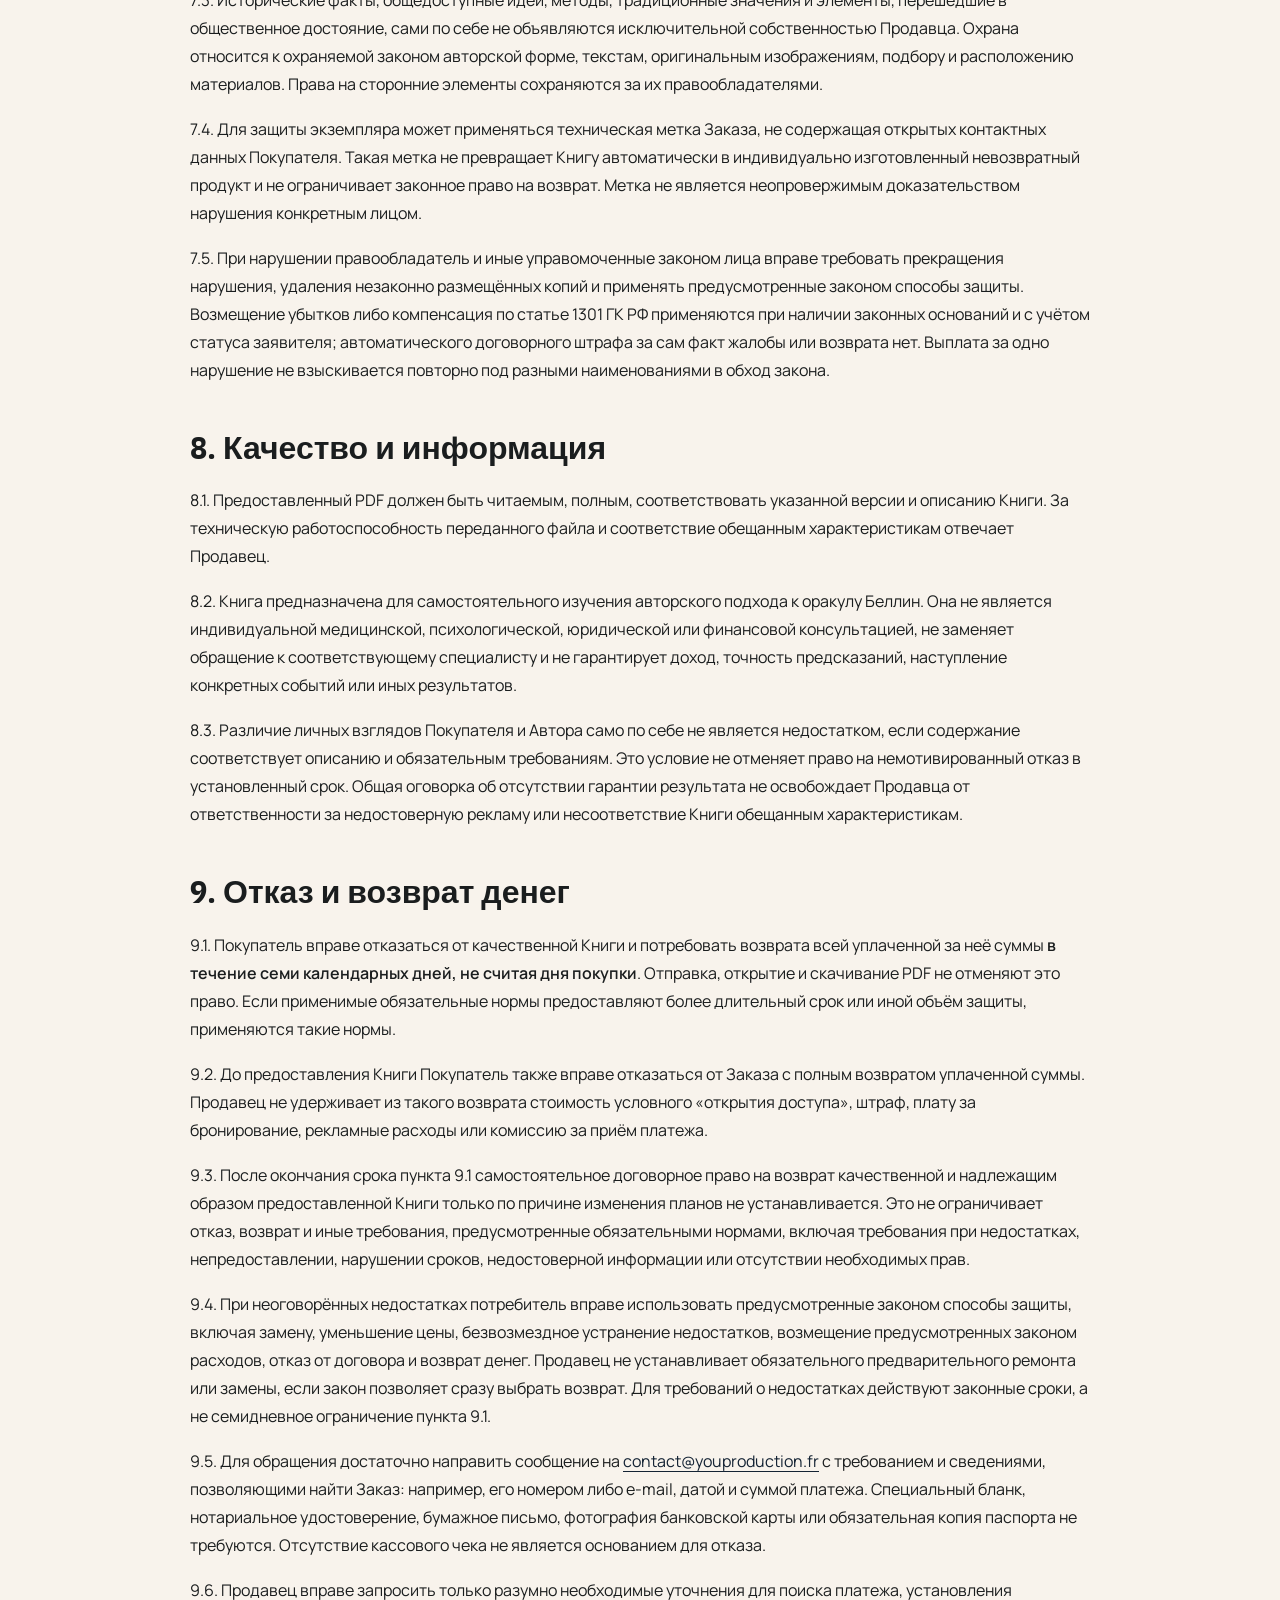
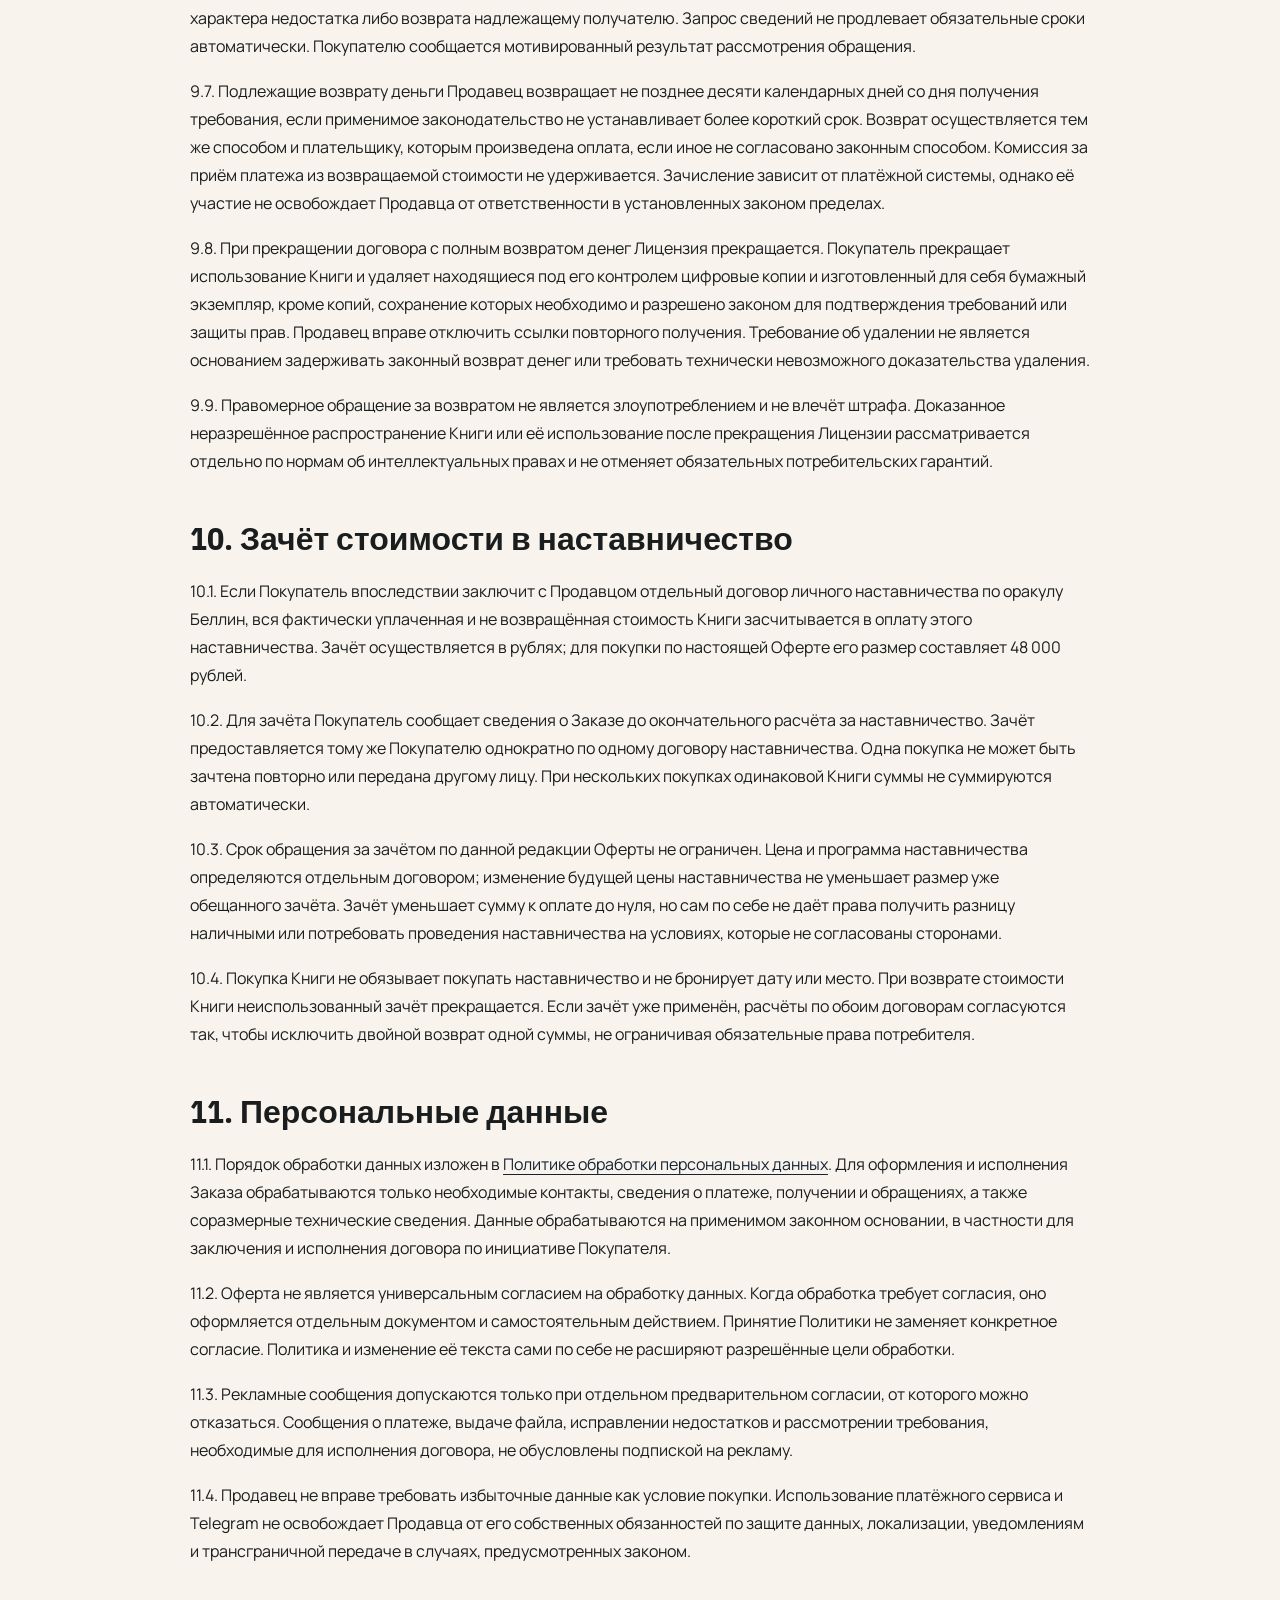
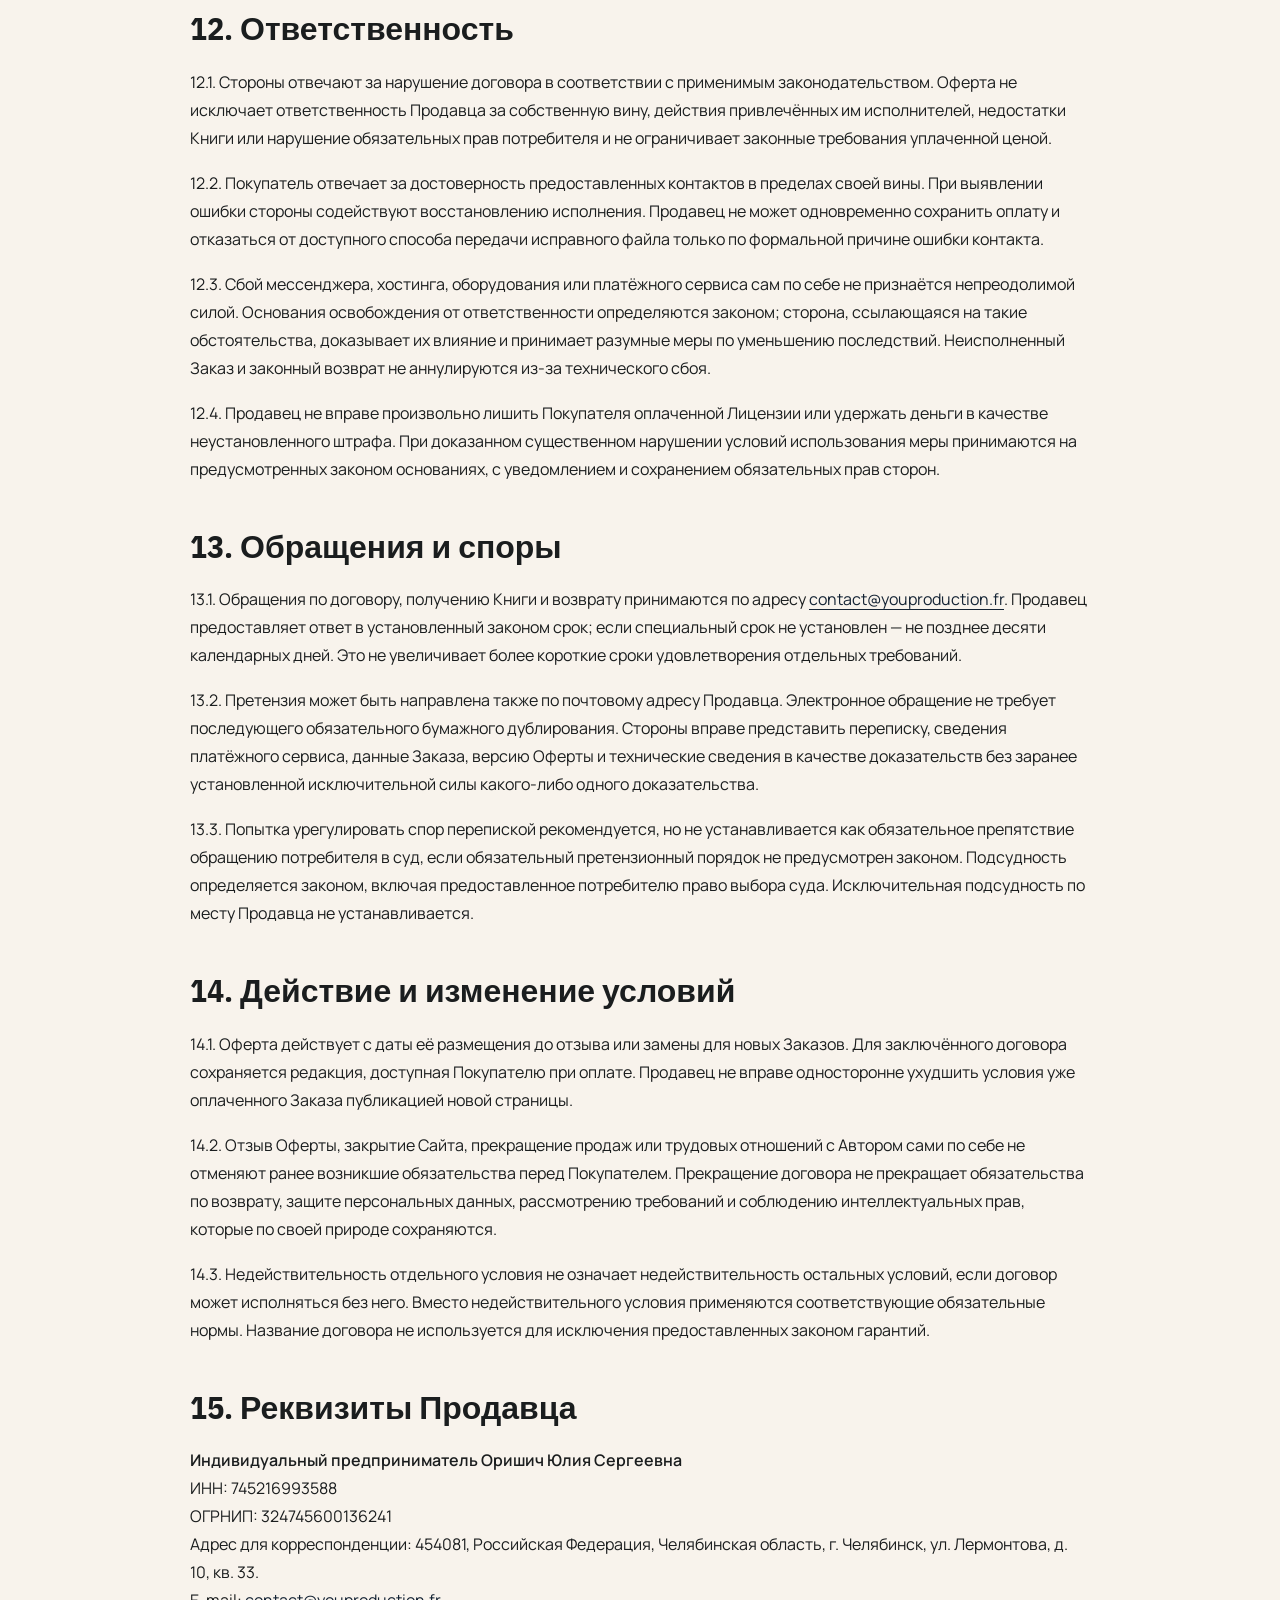
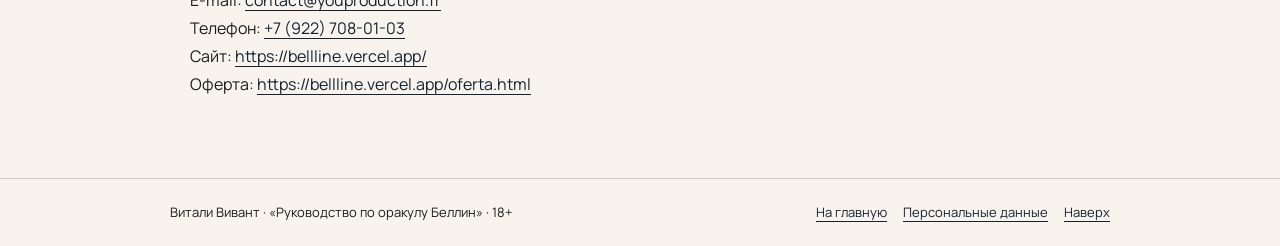
<file: oferta.html>
<!doctype html>
<html lang="ru">
<head>
  <meta charset="utf-8">
  <meta name="viewport" content="width=device-width, initial-scale=1">
  <title>Публичная оферта — Руководство по оракулу Беллин</title>
  <meta name="description" content="Условия приобретения электронной книги «Руководство по оракулу Беллин»: PDF, 111 страниц, 48 000 рублей. Лицензия, получение, возврат и защита авторских прав.">
  <meta name="theme-color" content="#f8f3ec">
  <link rel="canonical" href="https://bellline.vercel.app/oferta.html">
  <link rel="stylesheet" href="assets/css/fonts.css">
  <link rel="stylesheet" href="assets/css/legal.css?v=20260906">
</head>
<body>
<header class="legal-header"><a class="legal-brand" href="index.html">Vitaliy Vivant</a><a href="index.html#buy">Купить книгу · 48 000 ₽</a></header>
<main class="legal-main" id="top">
  <p class="legal-eyebrow">Правовые документы · 18+</p>
  <h1>Публичная оферта</h1>
  <p class="legal-intro">О приобретении электронной книги «Руководство по оракулу Беллин» и предоставлении простой (неисключительной) лицензии на её использование.</p>
  <p class="legal-meta">Редакция оферты от 6 сентября 2026 года. Идентификатор редакции: belline-book-2026-09-06.</p>
  <div class="legal-facts">
    <p><strong>Книга:</strong> «Руководство по оракулу Беллин».<br><strong>Автор:</strong> Витали Вивант (Vitaliy Vivant).<br><strong>Характеристики:</strong> русский язык, PDF, 111 страниц, версия от 30 августа 2026 года, 18+.</p>
    <p><strong>Цена:</strong> 48 000 (сорок восемь тысяч) рублей, единовременный платёж.<br><strong>Получение:</strong> электронный файл через Telegram-бота после оплаты; при затруднениях — через поддержку, в том числе на e-mail.<br><strong>Отказ от качественной книги:</strong> в течение семи дней, не считая дня покупки; обязательные права при недостатках сохраняются.</p>
  </div>
  <p>Индивидуальный предприниматель Оришич Юлия Сергеевна, ИНН 745216993588, ОГРНИП 324745600136241, далее — «Продавец», предлагает заключить договор на изложенных ниже условиях. Оферта размещена по адресу <a href="https://bellline.vercel.app/oferta.html">https://bellline.vercel.app/oferta.html</a> и адресована совершеннолетним дееспособным физическим лицам. Продажи ориентированы на Российскую Федерацию и страны СНГ.</p>
  <nav class="legal-toc" aria-label="Содержание оферты"><strong>Содержание</strong><ol>
    <li><a href="#terms">Термины и применимое право</a></li><li><a href="#product">Предмет и характеристики книги</a></li><li><a href="#acceptance">Заключение договора</a></li><li><a href="#payment">Цена и оплата</a></li><li><a href="#delivery">Получение книги</a></li><li><a href="#license">Разрешённое использование</a></li><li><a href="#copyright">Авторские права и запреты</a></li><li><a href="#quality">Качество и информация</a></li><li><a href="#refund">Отказ и возврат денег</a></li><li><a href="#credit">Зачёт в наставничество</a></li><li><a href="#data">Персональные данные</a></li><li><a href="#liability">Ответственность</a></li><li><a href="#disputes">Обращения и споры</a></li><li><a href="#version">Действие и изменение условий</a></li><li><a href="#seller">Реквизиты</a></li>
  </ol></nav>
  <section id="terms"><h2>1. Термины и применимое право</h2>
    <p>1.1. <strong>Сайт</strong> — <a href="https://bellline.vercel.app/">https://bellline.vercel.app/</a>. <strong>Книга</strong> — указанное в разделе 2 литературное произведение в электронной форме. <strong>Экземпляр</strong> — файл Книги, предоставленный Покупателю, либо его разрешённая копия. <strong>Покупатель</strong> — физическое лицо, заключившее договор путём акцепта Оферты. <strong>Заказ</strong> — сведения о выбранной Книге, её цене, контактах Покупателя и платеже.</p>
    <p>1.2. <strong>Лицензия</strong> — простое (неисключительное) право использовать Книгу в пределах раздела 6. Исключительное право и авторство к Покупателю не переходят. Предоставление файла является способом передачи цифрового продукта; техническая доставка не представляет собой самостоятельную платную консультационную услугу.</p>
    <p>1.3. Договор регулируется законодательством Российской Федерации, включая нормы об интеллектуальных правах, защите прав потребителей и применимые положения Единых правил в области защиты прав потребителей Союзного государства. Если Покупатель приобретает Книгу для целей, не связанных с предпринимательской или профессиональной деятельностью, за ним сохраняется установленная законом защита потребителя.</p>
    <p>1.4. Выбор российского права не лишает Покупателя обязательной защиты, предоставляемой применимыми нормами страны его обычного места жительства, когда такие нормы подлежат применению. Указание рынка продаж «Россия и СНГ» не означает отказа от этой защиты. При противоречии Оферты обязательным нормам применяются обязательные нормы.</p>
    <p>1.5. Предусмотренное пунктом 9.1 договорное право на отказ в течение семи дней предоставляется всем Покупателям по этой Оферте. Объём иных специальных прав потребителя определяется фактической целью приобретения и применимым законодательством, а не только названием договора.</p>
  </section>
  <section id="product"><h2>2. Предмет и характеристики книги</h2>
    <p>2.1. Продавец обязуется предоставить Покупателю электронный экземпляр Книги и обеспечить правомерное предоставление Лицензии на её использование, а Покупатель обязуется оплатить установленное вознаграждение и соблюдать условия использования.</p>
    <p>2.2. Характеристики предмета договора: название — <strong>«Руководство по оракулу Беллин»</strong>; автор — <strong>Витали Вивант (Vitaliy Vivant)</strong>; язык — русский; формат — PDF; объём — 111 страниц; версия — от 30.08.2026; возрастная категория — 18+. По настоящей Оферте приобретается именно эта версия Книги.</p>
    <p>2.3. Книга посвящена работе с оракулом Беллин, значениям карт, их прочтениям, системе сроков и портретным значениям. Содержание должно соответствовать описанию на Сайте, предоставленному до оплаты. Для чтения необходимы устройство с программой просмотра PDF, достаточное свободное место для файла и доступ к Интернету на время получения. Для первоначальной доставки через Telegram нужны доступ к сервису и запуск бота Покупателем. При невозможности воспользоваться Telegram применяется резервный способ из пункта 5.4.</p>
    <p>2.4. Бумажная книга, физическая колода карт, индивидуальные консультации, наставничество, проверка заданий, сертификаты, доступ к платным занятиям и последующие самостоятельные издания в цену не включены. Исправление недостатков приобретённого файла не считается отдельной платной услугой. Обновления и новые редакции предоставляются, если это прямо обещано при покупке либо требуется для соблюдения обязательных требований к качеству.</p>
    <p>2.5. Автор Книги — Витали Вивант (Vitaliy Vivant), состоящий в трудовых отношениях с Продавцом. Книга создана в рамках исполнения его трудовых обязанностей как служебное произведение. Права работодателя на её использование определяются статьёй 1295 ГК РФ и условиями документов между Автором и Продавцом. Авторство и право на имя сохраняются за Автором. Продавец отвечает перед Покупателем за достаточный объём прав для исполнения договора, включая предоставление Лицензии. Оферта не заменяет документы между Автором и работодателем.</p>
  </section>
  <section id="acceptance"><h2>3. Заключение договора</h2>
    <p>3.1. До оплаты Покупатель знакомится с характеристиками Книги, ценой, способом получения и Офертой, указывает достоверные контакты, подтверждает достижение возраста 18 лет и самостоятельно отмечает поле принятия Оферты. Продавец обеспечивает доступ к тексту Оферты до совершения платежа.</p>
    <p>3.2. Акцептом является полная оплата конкретного Заказа после предоставления Покупателю возможности ознакомиться с Офертой. Договор заключается при подтверждении успешного платежа обслуживающим платёжным сервисом. Создание неоплаченного Заказа, заполнение формы и простое посещение Сайта сами по себе не являются акцептом.</p>
    <p>3.3. Электронная форма договора соблюдается в соответствии со статьями 434 и 438 ГК РФ. Для идентификации Заказа используются его номер, данные платежа и указанные Покупателем контакты. Действия с чужим аккаунтом не признаются безусловно совершёнными Покупателем: принадлежность действий устанавливается по совокупности доказательств.</p>
    <p>3.4. Вместе с подтверждением Заказа или предоставлением Книги Продавец направляет Покупателю сведения о продукте, цене, платеже, применённой редакции Оферты, способе получения, поддержке и возврате. Покупателю предоставляется возможность сохранить условия на своём устройстве. Продавец хранит редакцию, действовавшую при заключении договора, и предоставляет её по запросу.</p>
    <p>3.5. Принятие Оферты, согласие на обработку данных, когда оно требуется, и согласие на рекламу являются самостоятельными действиями. Отказ от рекламных рассылок не препятствует покупке. Согласие на немедленную доставку или факт скачивания не означают отказа от обязательных прав Покупателя.</p>
  </section>
  <section id="payment"><h2>4. Цена и оплата</h2>
    <p>4.1. Цена Книги и вознаграждение за предоставление Лицензии составляют <strong>48 000 (сорок восемь тысяч) рублей 00 копеек</strong>. Техническая передача экземпляра, исправление ошибки доставки и предусмотренная договором поддержка предоставляются без отдельной оплаты. Цена включает все налоги, которые Продавец обязан предъявить Покупателю согласно своему действующему налоговому статусу. Налоговые реквизиты отражаются в расчётных документах согласно закону.</p>
    <p>4.2. Оплата производится полностью и единовременно через платёжную страницу Prodamus способами, доступными для конкретного Заказа. Подписок, автоматических повторных списаний и дополнительных обязательных платежей по этой Оферте нет. Платёж должен относиться именно к указанной Книге и цене; при несоответствии Покупатель может обратиться в поддержку до оплаты.</p>
    <p>4.3. При оплате картой с иной валютой счёта конвертацию и возможную комиссию определяет банк или платёжная организация Покупателя. Продавец не гарантирует приём любой карты или платёжного инструмента. Банковские комиссии не изменяют цену Продавца в рублях; доступные условия оплаты показываются платёжным сервисом до подтверждения операции.</p>
    <p>4.4. Продавец выдаёт кассовый чек в случаях и порядке, предусмотренных законом, по указанным для чека контактам. Полные реквизиты карты и защитный код на Сайте не запрашиваются; они вводятся на защищённой стороне платёжного сервиса. Отсутствие у Покупателя чека не лишает его возможности подтверждать оплату иными доказательствами.</p>
    <p>4.5. Изменение цены для будущих Заказов не изменяет цену уже заключённого договора. Ошибочный повторный платёж за тот же экземпляр по одному Заказу возвращается после идентификации платежей без навязывания дополнительной покупки.</p>
  </section>
  <section id="delivery"><h2>5. Получение книги</h2>
    <p>5.1. Основной способ получения — файл или персональная ссылка на скачивание в Telegram-боте после подтверждения оплаты. Покупатель запускает бота по инструкции, предоставленной при оформлении или подтверждении Заказа, и связывает оплаченный Заказ со своим аккаунтом. Указание одного только имени пользователя Telegram не заменяет запуск бота.</p>
    <p>5.2. Продавец предоставляет Книгу без неоправданной задержки после оплаты и необходимых действий Покупателя. Если автоматическая выдача не состоялась, Продавец обеспечивает выдачу основным или резервным способом не позднее 24 часов после подтверждения оплаты при наличии доступного контакта Покупателя. При отсутствии необходимых сведений Продавец запрашивает их; срок не продлевается по обстоятельствам, возникшим по вине Продавца.</p>
    <p>5.3. Предоставление считается состоявшимся, когда конкретному Покупателю передан исправный файл либо работающая ссылка и обеспечена реальная возможность получить Книгу. Ошибка отправки, недоступная ссылка, пустое сообщение или файл, который невозможно открыть из-за его повреждения, не подтверждают надлежащее исполнение. Само подтверждение оплаты не является доказательством доставки.</p>
    <p>5.4. Если Книга не получена, бот недоступен, файл повреждён либо утрачен, Покупатель обращается по адресу <a href="mailto:contact@youproduction.fr">contact@youproduction.fr</a>, указывая номер Заказа или сведения, позволяющие найти платёж. Продавец проверяет обращение и обеспечивает повторную передачу файла через Telegram либо на согласованный e-mail без дополнительной оплаты. Покупатель не обязан оплачивать Книгу повторно для устранения проблемы доставки.</p>
    <p>5.5. Для подтверждения предоставления могут использоваться сведения об успешной отправке, идентификатор сообщения, Заказа, аккаунта получателя, переходе по персональной ссылке и выдаче файла, если соответствующие события технически фиксируются. Такие сведения оцениваются вместе с иными доказательствами и могут быть оспорены Покупателем.</p>
    <p>5.6. После получения Покупатель вправе сохранить файл на своём устройстве. Сохранённый PDF не требует постоянного подключения к Telegram. Продавец не обещает бессрочную работу стороннего мессенджера; прекращение его работы не прекращает предоставленную Лицензию и не освобождает от обязанностей по уже оплаченному Заказу.</p>
  </section>
  <section id="license"><h2>6. Разрешённое использование</h2>
    <p>6.1. После полной оплаты и предоставления Книги Покупатель получает простую (неисключительную), непередаваемую Лицензию. Территория использования — весь мир, включая использование в поездках. Рынок, на который ориентированы продажи, указан в преамбуле и не ограничивает чтение законно полученного экземпляра за рубежом.</p>
    <p>6.2. Лицензия действует в течение срока действия исключительного права на Книгу, если договор не прекращён на законном основании. Продавец обязан обеспечить достаточный объём прав для предоставленного срока. Если используется сублицензионная модель, права и срок не могут превышать основную лицензию согласно статье 1238 ГК РФ; отсутствие у Продавца необходимого объёма прав не возлагает риск на Покупателя и даёт ему предусмотренные законом способы защиты.</p>
    <p>6.3. Покупателю разрешаются скачивание и запись файла в память принадлежащих ему устройств, чтение на экране, хранение резервной копии в личном хранилище без доступа третьих лиц, а также изготовление одного бумажного экземпляра для собственного чтения. Разрешённые копии не предназначены для продажи, передачи, публичного доступа, коллективной библиотеки или учебной группы.</p>
    <p>6.4. Покупатель может применять усвоенные знания и навыки, в том числе в собственных консультациях, при условии, что не воспроизводит охраняемые тексты, иллюстрации, таблицы и авторскую форму изложения в передаваемых клиентам или публично распространяемых материалах. Само применение идей, методов и сведений, не охраняемых авторским правом, не запрещается.</p>
    <p>6.5. Оферта не ограничивает случаи свободного использования, которые разрешены применимым законом, в том числе правомерное цитирование с указанием автора и источника в объёме, оправданном целью цитирования. Под видом цитирования нельзя распространять Книгу целиком или заменяющий её существенный материал.</p>
  </section>
  <section id="copyright"><h2>7. Авторские права и запреты</h2>
    <p>7.1. За исключением способов, разрешённых разделом 6 или законом, без отдельного письменного разрешения надлежащего правообладателя запрещаются:</p>
    <ul><li>копирование, тиражирование, продажа, перепродажа, сдача в прокат и передача Книги либо её охраняемых частей третьим лицам, включая бесплатную пересылку;</li><li>размещение PDF, сканов, фотографий страниц, перепечаток, таблиц и иных охраняемых материалов на сайтах, в социальных сетях, Telegram-каналах, группах, облачных папках с общим доступом, файловых обменниках и «складчинах»;</li><li>включение охраняемых материалов в платные или бесплатные курсы, пособия, презентации, базы знаний, приложения, боты, консультационные раздаточные материалы и другие распространяемые продукты;</li><li>подготовка и распространение перевода, аудиоверсии, переработки либо другого производного произведения, кроме прямо разрешённых законом случаев;</li><li>передача файла и охраняемого содержания в наборы данных для обучения моделей искусственного интеллекта, общедоступные базы или сторонние сервисы, если это предполагает неразрешённое воспроизведение, распространение либо переработку;</li><li>удаление или изменение сведений об авторстве и правообладателе, обход установленных правообладателем технических средств защиты с нарушением закона, присвоение авторства.</li></ul>
    <p>7.2. Запрет неразрешённой передачи действует независимо от того, получил ли нарушитель доход. Покупка одного экземпляра не разрешает совместное использование одной покупки группой лиц и не предоставляет право выдавать сублицензии.</p>
    <p>7.3. Исторические факты, общедоступные идеи, методы, традиционные значения и элементы, перешедшие в общественное достояние, сами по себе не объявляются исключительной собственностью Продавца. Охрана относится к охраняемой законом авторской форме, текстам, оригинальным изображениям, подбору и расположению материалов. Права на сторонние элементы сохраняются за их правообладателями.</p>
    <p>7.4. Для защиты экземпляра может применяться техническая метка Заказа, не содержащая открытых контактных данных Покупателя. Такая метка не превращает Книгу автоматически в индивидуально изготовленный невозвратный продукт и не ограничивает законное право на возврат. Метка не является неопровержимым доказательством нарушения конкретным лицом.</p>
    <p>7.5. При нарушении правообладатель и иные управомоченные законом лица вправе требовать прекращения нарушения, удаления незаконно размещённых копий и применять предусмотренные законом способы защиты. Возмещение убытков либо компенсация по статье 1301 ГК РФ применяются при наличии законных оснований и с учётом статуса заявителя; автоматического договорного штрафа за сам факт жалобы или возврата нет. Выплата за одно нарушение не взыскивается повторно под разными наименованиями в обход закона.</p>
  </section>
  <section id="quality"><h2>8. Качество и информация</h2>
    <p>8.1. Предоставленный PDF должен быть читаемым, полным, соответствовать указанной версии и описанию Книги. За техническую работоспособность переданного файла и соответствие обещанным характеристикам отвечает Продавец.</p>
    <p>8.2. Книга предназначена для самостоятельного изучения авторского подхода к оракулу Беллин. Она не является индивидуальной медицинской, психологической, юридической или финансовой консультацией, не заменяет обращение к соответствующему специалисту и не гарантирует доход, точность предсказаний, наступление конкретных событий или иных результатов.</p>
    <p>8.3. Различие личных взглядов Покупателя и Автора само по себе не является недостатком, если содержание соответствует описанию и обязательным требованиям. Это условие не отменяет право на немотивированный отказ в установленный срок. Общая оговорка об отсутствии гарантии результата не освобождает Продавца от ответственности за недостоверную рекламу или несоответствие Книги обещанным характеристикам.</p>
  </section>
  <section id="refund"><h2>9. Отказ и возврат денег</h2>
    <p>9.1. Покупатель вправе отказаться от качественной Книги и потребовать возврата всей уплаченной за неё суммы <strong>в течение семи календарных дней, не считая дня покупки</strong>. Отправка, открытие и скачивание PDF не отменяют это право. Если применимые обязательные нормы предоставляют более длительный срок или иной объём защиты, применяются такие нормы.</p>
    <p>9.2. До предоставления Книги Покупатель также вправе отказаться от Заказа с полным возвратом уплаченной суммы. Продавец не удерживает из такого возврата стоимость условного «открытия доступа», штраф, плату за бронирование, рекламные расходы или комиссию за приём платежа.</p>
    <p>9.3. После окончания срока пункта 9.1 самостоятельное договорное право на возврат качественной и надлежащим образом предоставленной Книги только по причине изменения планов не устанавливается. Это не ограничивает отказ, возврат и иные требования, предусмотренные обязательными нормами, включая требования при недостатках, непредоставлении, нарушении сроков, недостоверной информации или отсутствии необходимых прав.</p>
    <p>9.4. При неоговорённых недостатках потребитель вправе использовать предусмотренные законом способы защиты, включая замену, уменьшение цены, безвозмездное устранение недостатков, возмещение предусмотренных законом расходов, отказ от договора и возврат денег. Продавец не устанавливает обязательного предварительного ремонта или замены, если закон позволяет сразу выбрать возврат. Для требований о недостатках действуют законные сроки, а не семидневное ограничение пункта 9.1.</p>
    <p>9.5. Для обращения достаточно направить сообщение на <a href="mailto:contact@youproduction.fr">contact@youproduction.fr</a> с требованием и сведениями, позволяющими найти Заказ: например, его номером либо e-mail, датой и суммой платежа. Специальный бланк, нотариальное удостоверение, бумажное письмо, фотография банковской карты или обязательная копия паспорта не требуются. Отсутствие кассового чека не является основанием для отказа.</p>
    <p>9.6. Продавец вправе запросить только разумно необходимые уточнения для поиска платежа, установления характера недостатка либо возврата надлежащему получателю. Запрос сведений не продлевает обязательные сроки автоматически. Покупателю сообщается мотивированный результат рассмотрения обращения.</p>
    <p>9.7. Подлежащие возврату деньги Продавец возвращает не позднее десяти календарных дней со дня получения требования, если применимое законодательство не устанавливает более короткий срок. Возврат осуществляется тем же способом и плательщику, которым произведена оплата, если иное не согласовано законным способом. Комиссия за приём платежа из возвращаемой стоимости не удерживается. Зачисление зависит от платёжной системы, однако её участие не освобождает Продавца от ответственности в установленных законом пределах.</p>
    <p>9.8. При прекращении договора с полным возвратом денег Лицензия прекращается. Покупатель прекращает использование Книги и удаляет находящиеся под его контролем цифровые копии и изготовленный для себя бумажный экземпляр, кроме копий, сохранение которых необходимо и разрешено законом для подтверждения требований или защиты прав. Продавец вправе отключить ссылки повторного получения. Требование об удалении не является основанием задерживать законный возврат денег или требовать технически невозможного доказательства удаления.</p>
    <p>9.9. Правомерное обращение за возвратом не является злоупотреблением и не влечёт штрафа. Доказанное неразрешённое распространение Книги или её использование после прекращения Лицензии рассматривается отдельно по нормам об интеллектуальных правах и не отменяет обязательных потребительских гарантий.</p>
  </section>
  <section id="credit"><h2>10. Зачёт стоимости в наставничество</h2>
    <p>10.1. Если Покупатель впоследствии заключит с Продавцом отдельный договор личного наставничества по оракулу Беллин, вся фактически уплаченная и не возвращённая стоимость Книги засчитывается в оплату этого наставничества. Зачёт осуществляется в рублях; для покупки по настоящей Оферте его размер составляет 48 000 рублей.</p>
    <p>10.2. Для зачёта Покупатель сообщает сведения о Заказе до окончательного расчёта за наставничество. Зачёт предоставляется тому же Покупателю однократно по одному договору наставничества. Одна покупка не может быть зачтена повторно или передана другому лицу. При нескольких покупках одинаковой Книги суммы не суммируются автоматически.</p>
    <p>10.3. Срок обращения за зачётом по данной редакции Оферты не ограничен. Цена и программа наставничества определяются отдельным договором; изменение будущей цены наставничества не уменьшает размер уже обещанного зачёта. Зачёт уменьшает сумму к оплате до нуля, но сам по себе не даёт права получить разницу наличными или потребовать проведения наставничества на условиях, которые не согласованы сторонами.</p>
    <p>10.4. Покупка Книги не обязывает покупать наставничество и не бронирует дату или место. При возврате стоимости Книги неиспользованный зачёт прекращается. Если зачёт уже применён, расчёты по обоим договорам согласуются так, чтобы исключить двойной возврат одной суммы, не ограничивая обязательные права потребителя.</p>
  </section>
  <section id="data"><h2>11. Персональные данные</h2>
    <p>11.1. Порядок обработки данных изложен в <a href="privacy.html">Политике обработки персональных данных</a>. Для оформления и исполнения Заказа обрабатываются только необходимые контакты, сведения о платеже, получении и обращениях, а также соразмерные технические сведения. Данные обрабатываются на применимом законном основании, в частности для заключения и исполнения договора по инициативе Покупателя.</p>
    <p>11.2. Оферта не является универсальным согласием на обработку данных. Когда обработка требует согласия, оно оформляется отдельным документом и самостоятельным действием. Принятие Политики не заменяет конкретное согласие. Политика и изменение её текста сами по себе не расширяют разрешённые цели обработки.</p>
    <p>11.3. Рекламные сообщения допускаются только при отдельном предварительном согласии, от которого можно отказаться. Сообщения о платеже, выдаче файла, исправлении недостатков и рассмотрении требования, необходимые для исполнения договора, не обусловлены подпиской на рекламу.</p>
    <p>11.4. Продавец не вправе требовать избыточные данные как условие покупки. Использование платёжного сервиса и Telegram не освобождает Продавца от его собственных обязанностей по защите данных, локализации, уведомлениям и трансграничной передаче в случаях, предусмотренных законом.</p>
  </section>
  <section id="liability"><h2>12. Ответственность</h2>
    <p>12.1. Стороны отвечают за нарушение договора в соответствии с применимым законодательством. Оферта не исключает ответственность Продавца за собственную вину, действия привлечённых им исполнителей, недостатки Книги или нарушение обязательных прав потребителя и не ограничивает законные требования уплаченной ценой.</p>
    <p>12.2. Покупатель отвечает за достоверность предоставленных контактов в пределах своей вины. При выявлении ошибки стороны содействуют восстановлению исполнения. Продавец не может одновременно сохранить оплату и отказаться от доступного способа передачи исправного файла только по формальной причине ошибки контакта.</p>
    <p>12.3. Сбой мессенджера, хостинга, оборудования или платёжного сервиса сам по себе не признаётся непреодолимой силой. Основания освобождения от ответственности определяются законом; сторона, ссылающаяся на такие обстоятельства, доказывает их влияние и принимает разумные меры по уменьшению последствий. Неисполненный Заказ и законный возврат не аннулируются из-за технического сбоя.</p>
    <p>12.4. Продавец не вправе произвольно лишить Покупателя оплаченной Лицензии или удержать деньги в качестве неустановленного штрафа. При доказанном существенном нарушении условий использования меры принимаются на предусмотренных законом основаниях, с уведомлением и сохранением обязательных прав сторон.</p>
  </section>
  <section id="disputes"><h2>13. Обращения и споры</h2>
    <p>13.1. Обращения по договору, получению Книги и возврату принимаются по адресу <a href="mailto:contact@youproduction.fr">contact@youproduction.fr</a>. Продавец предоставляет ответ в установленный законом срок; если специальный срок не установлен — не позднее десяти календарных дней. Это не увеличивает более короткие сроки удовлетворения отдельных требований.</p>
    <p>13.2. Претензия может быть направлена также по почтовому адресу Продавца. Электронное обращение не требует последующего обязательного бумажного дублирования. Стороны вправе представить переписку, сведения платёжного сервиса, данные Заказа, версию Оферты и технические сведения в качестве доказательств без заранее установленной исключительной силы какого-либо одного доказательства.</p>
    <p>13.3. Попытка урегулировать спор перепиской рекомендуется, но не устанавливается как обязательное препятствие обращению потребителя в суд, если обязательный претензионный порядок не предусмотрен законом. Подсудность определяется законом, включая предоставленное потребителю право выбора суда. Исключительная подсудность по месту Продавца не устанавливается.</p>
  </section>
  <section id="version"><h2>14. Действие и изменение условий</h2>
    <p>14.1. Оферта действует с даты её размещения до отзыва или замены для новых Заказов. Для заключённого договора сохраняется редакция, доступная Покупателю при оплате. Продавец не вправе односторонне ухудшить условия уже оплаченного Заказа публикацией новой страницы.</p>
    <p>14.2. Отзыв Оферты, закрытие Сайта, прекращение продаж или трудовых отношений с Автором сами по себе не отменяют ранее возникшие обязательства перед Покупателем. Прекращение договора не прекращает обязательства по возврату, защите персональных данных, рассмотрению требований и соблюдению интеллектуальных прав, которые по своей природе сохраняются.</p>
    <p>14.3. Недействительность отдельного условия не означает недействительность остальных условий, если договор может исполняться без него. Вместо недействительного условия применяются соответствующие обязательные нормы. Название договора не используется для исключения предоставленных законом гарантий.</p>
  </section>
  <section id="seller"><h2>15. Реквизиты Продавца</h2>
    <p><strong>Индивидуальный предприниматель Оришич Юлия Сергеевна</strong><br>ИНН: 745216993588<br>ОГРНИП: 324745600136241<br>Адрес для корреспонденции: 454081, Российская Федерация, Челябинская область, г. Челябинск, ул. Лермонтова, д. 10, кв. 33.<br>E-mail: <a href="mailto:contact@youproduction.fr">contact@youproduction.fr</a><br>Телефон: <a href="tel:+79227080103">+7 (922) 708-01-03</a><br>Сайт: <a href="https://bellline.vercel.app/">https://bellline.vercel.app/</a><br>Оферта: <a href="https://bellline.vercel.app/oferta.html">https://bellline.vercel.app/oferta.html</a></p>
  </section>
</main>
<footer class="legal-footer"><span>Витали Вивант · «Руководство по оракулу Беллин» · 18+</span><nav aria-label="Юридические ссылки"><a href="index.html">На главную</a><a href="privacy.html">Персональные данные</a><a href="#top">Наверх</a></nav></footer>
</body>
</html>
</file>
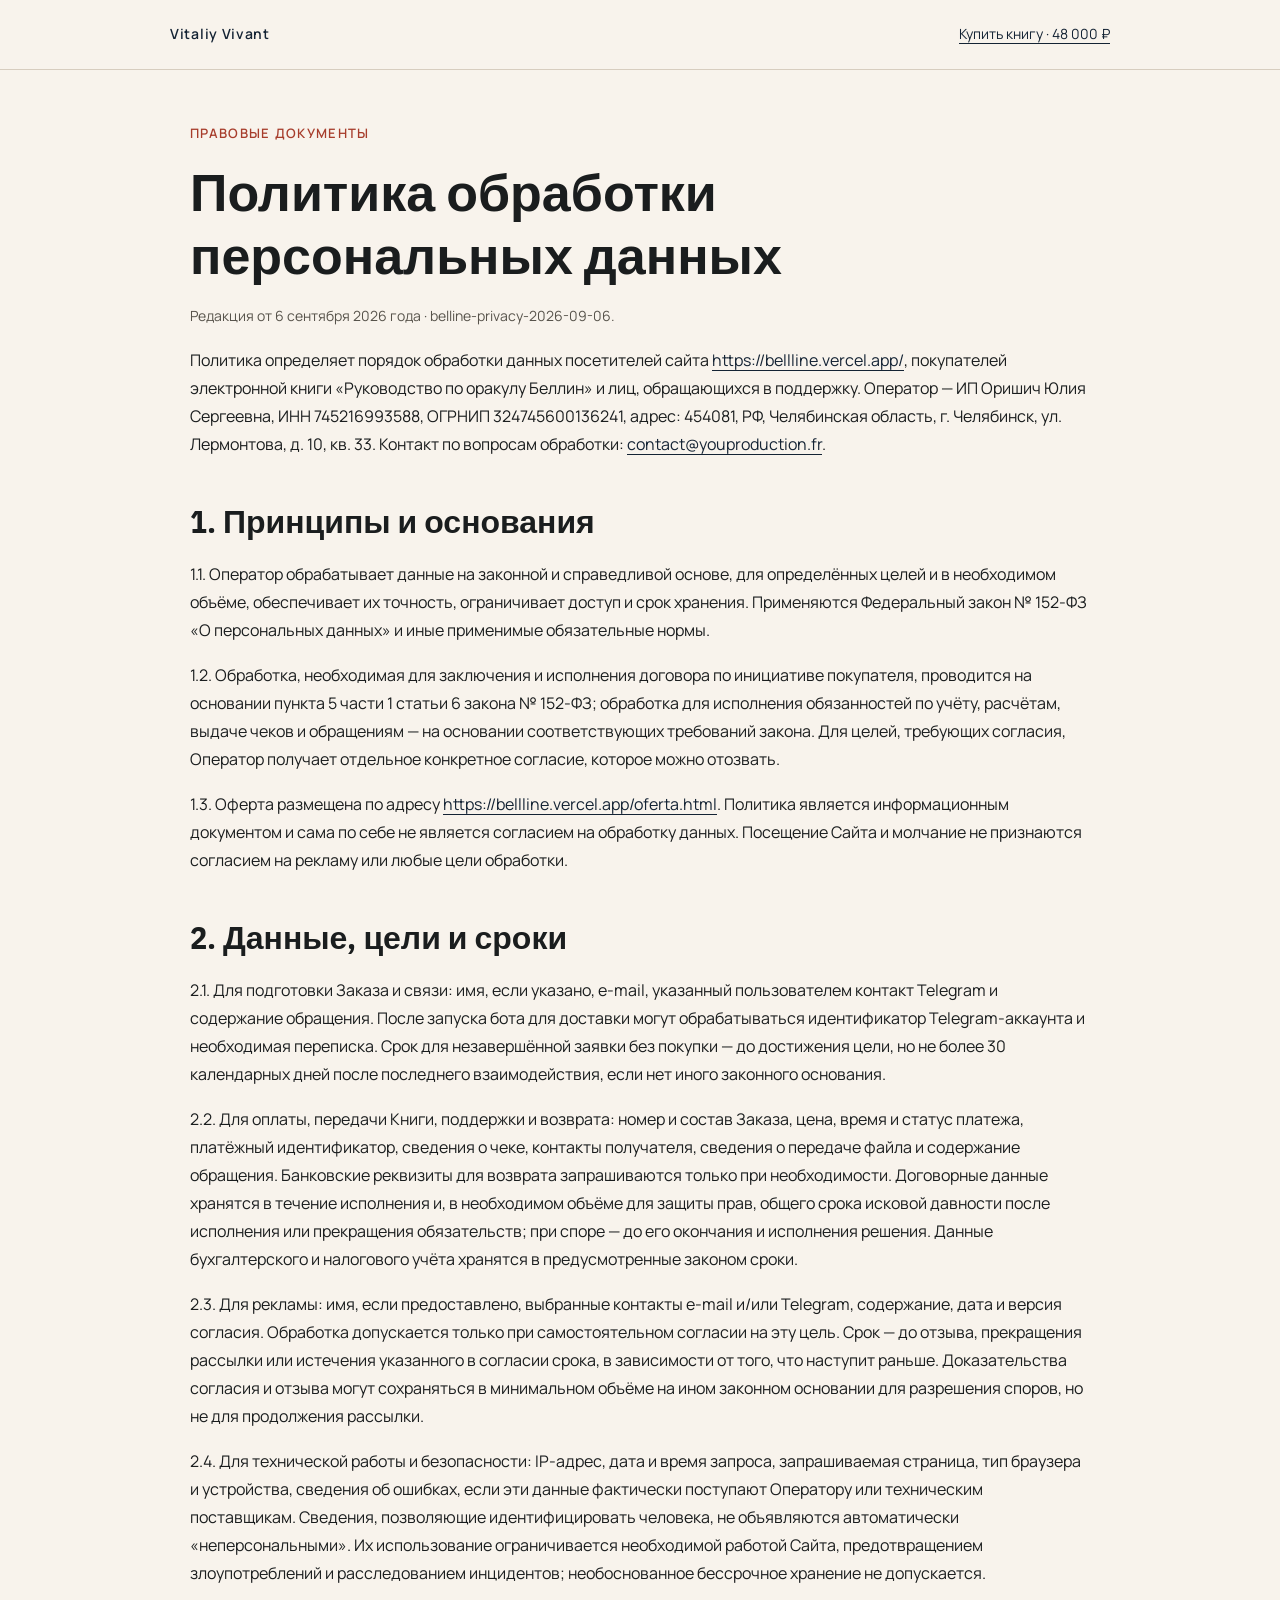
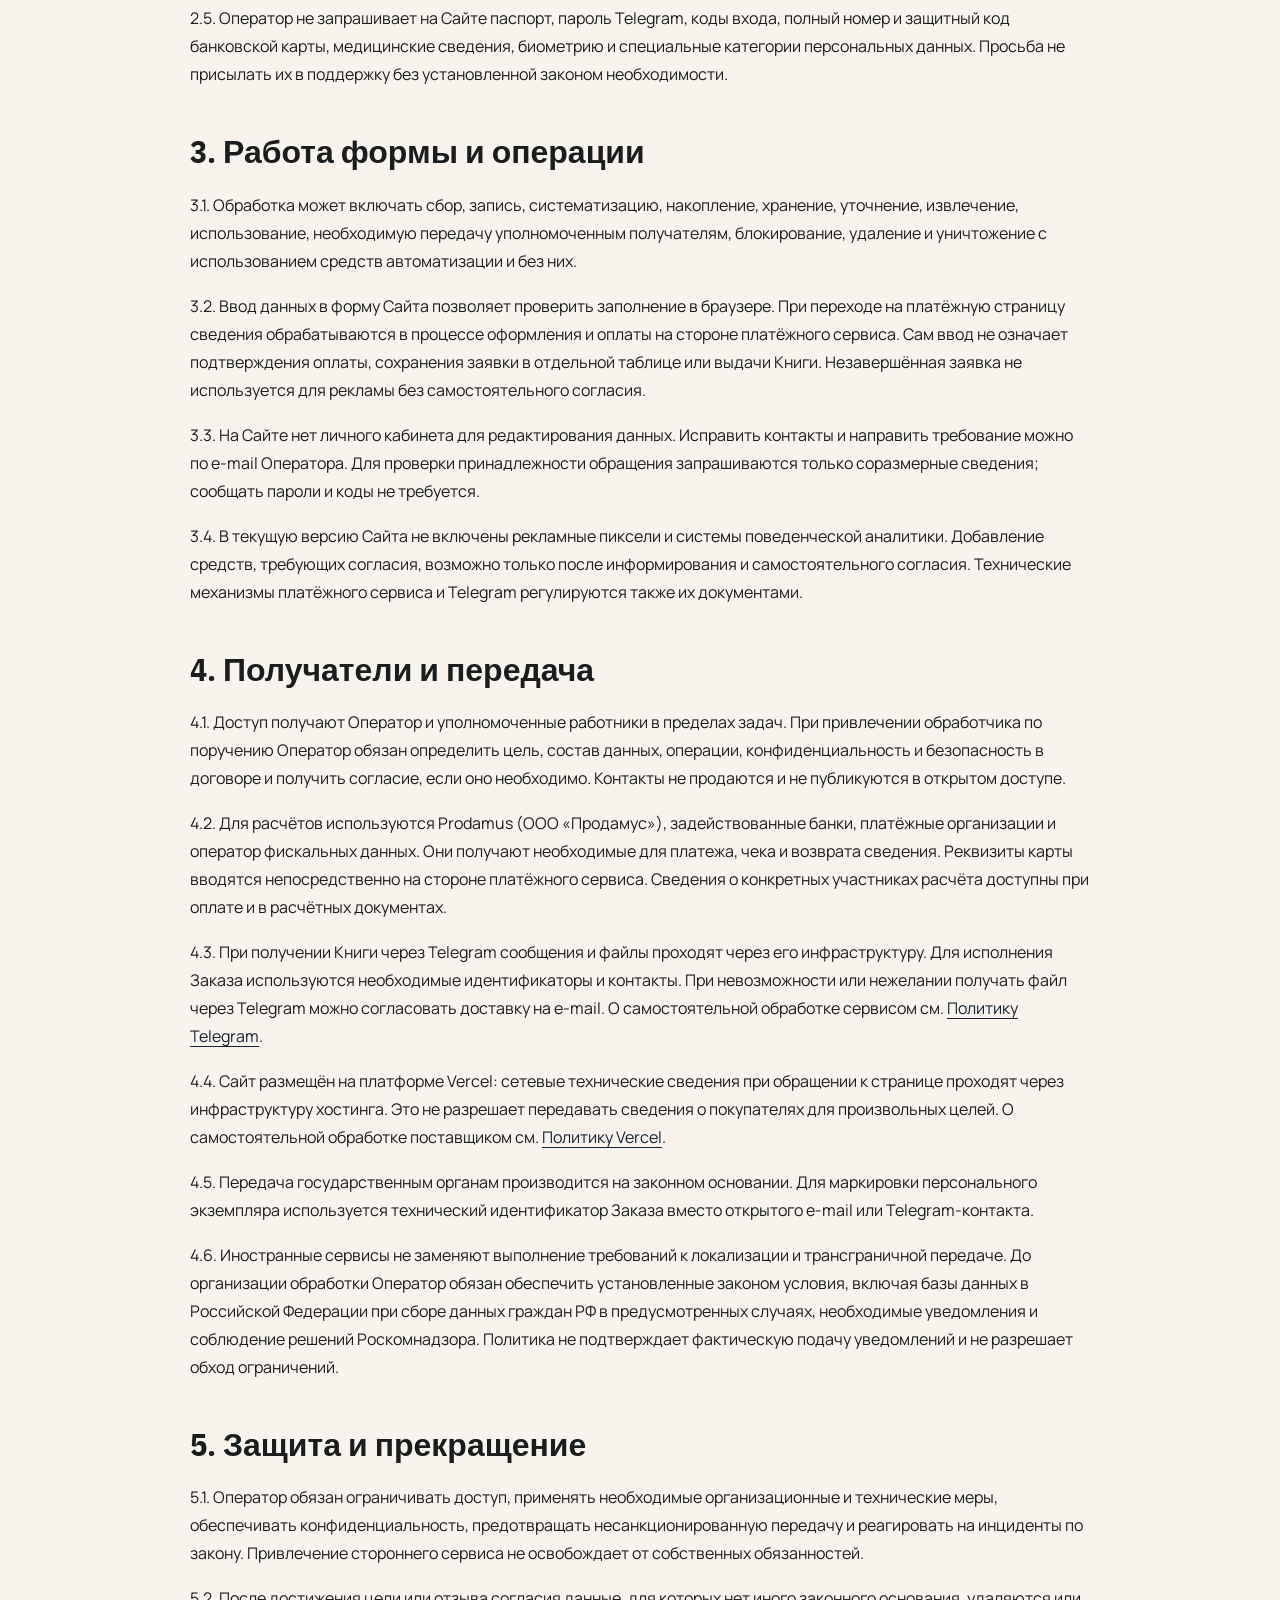
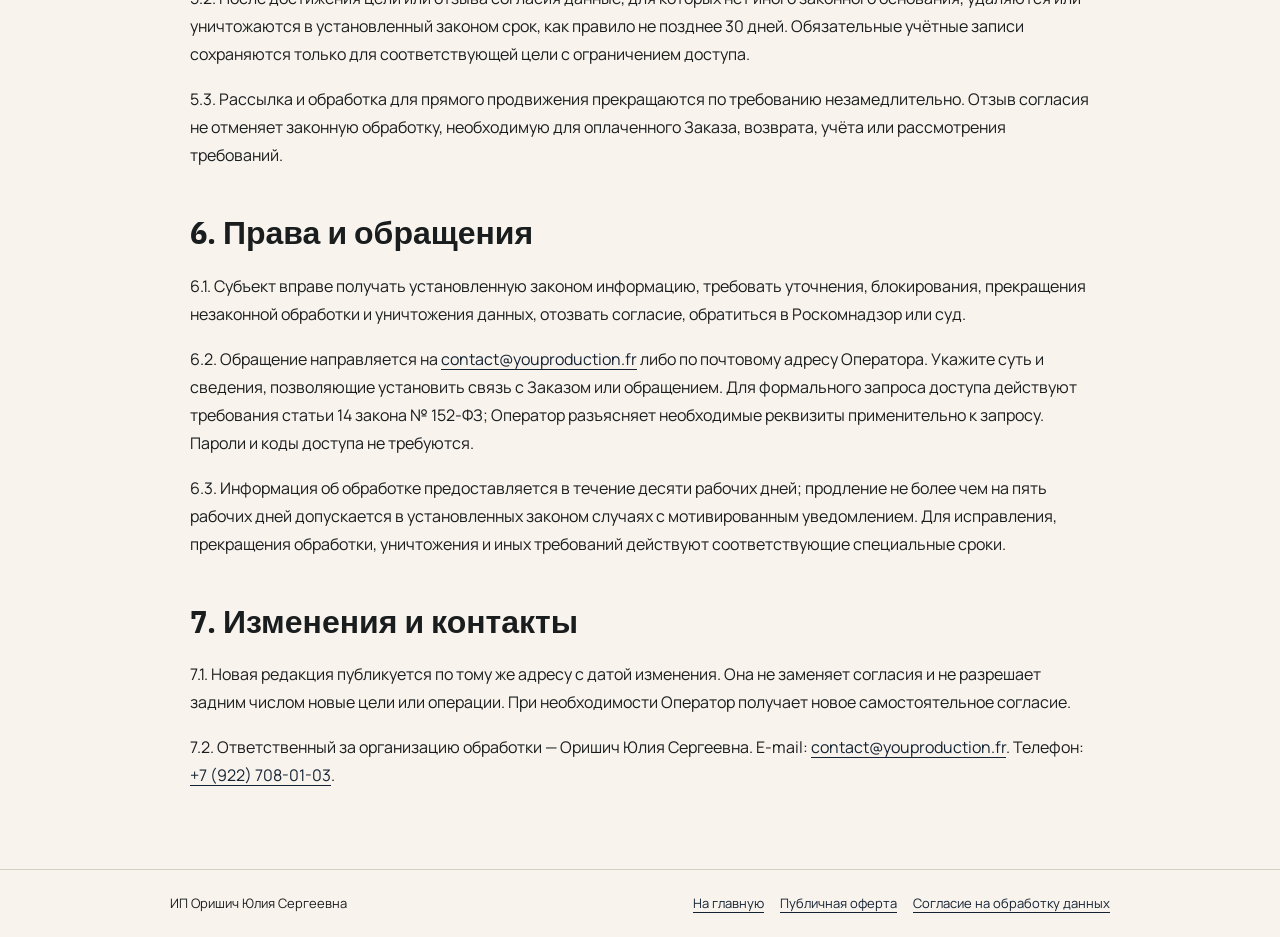
<file: privacy.html>
<!doctype html>
<html lang="ru">
<head><meta charset="utf-8"><meta name="viewport" content="width=device-width, initial-scale=1"><title>Политика обработки персональных данных — Оракул Беллин</title><meta name="theme-color" content="#f8f3ec"><link rel="canonical" href="https://bellline.vercel.app/privacy.html"><link rel="stylesheet" href="assets/css/fonts.css"><link rel="stylesheet" href="assets/css/legal.css?v=20260906"></head>
<body>
<header class="legal-header"><a class="legal-brand" href="index.html">Vitaliy Vivant</a><a href="index.html#buy">Купить книгу · 48 000 ₽</a></header>
<main class="legal-main">
<p class="legal-eyebrow">Правовые документы</p><h1>Политика обработки персональных данных</h1>
<p class="legal-meta">Редакция от 6 сентября 2026 года · belline-privacy-2026-09-06.</p>
<p>Политика определяет порядок обработки данных посетителей сайта <a href="https://bellline.vercel.app/">https://bellline.vercel.app/</a>, покупателей электронной книги «Руководство по оракулу Беллин» и лиц, обращающихся в поддержку. Оператор — ИП Оришич Юлия Сергеевна, ИНН 745216993588, ОГРНИП 324745600136241, адрес: 454081, РФ, Челябинская область, г. Челябинск, ул. Лермонтова, д. 10, кв. 33. Контакт по вопросам обработки: <a href="mailto:contact@youproduction.fr">contact@youproduction.fr</a>.</p>
<h2>1. Принципы и основания</h2>
<p>1.1. Оператор обрабатывает данные на законной и справедливой основе, для определённых целей и в необходимом объёме, обеспечивает их точность, ограничивает доступ и срок хранения. Применяются Федеральный закон № 152-ФЗ «О персональных данных» и иные применимые обязательные нормы.</p>
<p>1.2. Обработка, необходимая для заключения и исполнения договора по инициативе покупателя, проводится на основании пункта 5 части 1 статьи 6 закона № 152-ФЗ; обработка для исполнения обязанностей по учёту, расчётам, выдаче чеков и обращениям — на основании соответствующих требований закона. Для целей, требующих согласия, Оператор получает отдельное конкретное согласие, которое можно отозвать.</p>
<p>1.3. Оферта размещена по адресу <a href="oferta.html">https://bellline.vercel.app/oferta.html</a>. Политика является информационным документом и сама по себе не является согласием на обработку данных. Посещение Сайта и молчание не признаются согласием на рекламу или любые цели обработки.</p>
<h2>2. Данные, цели и сроки</h2>
<p>2.1. Для подготовки Заказа и связи: имя, если указано, e-mail, указанный пользователем контакт Telegram и содержание обращения. После запуска бота для доставки могут обрабатываться идентификатор Telegram-аккаунта и необходимая переписка. Срок для незавершённой заявки без покупки — до достижения цели, но не более 30 календарных дней после последнего взаимодействия, если нет иного законного основания.</p>
<p>2.2. Для оплаты, передачи Книги, поддержки и возврата: номер и состав Заказа, цена, время и статус платежа, платёжный идентификатор, сведения о чеке, контакты получателя, сведения о передаче файла и содержание обращения. Банковские реквизиты для возврата запрашиваются только при необходимости. Договорные данные хранятся в течение исполнения и, в необходимом объёме для защиты прав, общего срока исковой давности после исполнения или прекращения обязательств; при споре — до его окончания и исполнения решения. Данные бухгалтерского и налогового учёта хранятся в предусмотренные законом сроки.</p>
<p>2.3. Для рекламы: имя, если предоставлено, выбранные контакты e-mail и/или Telegram, содержание, дата и версия согласия. Обработка допускается только при самостоятельном согласии на эту цель. Срок — до отзыва, прекращения рассылки или истечения указанного в согласии срока, в зависимости от того, что наступит раньше. Доказательства согласия и отзыва могут сохраняться в минимальном объёме на ином законном основании для разрешения споров, но не для продолжения рассылки.</p>
<p>2.4. Для технической работы и безопасности: IP-адрес, дата и время запроса, запрашиваемая страница, тип браузера и устройства, сведения об ошибках, если эти данные фактически поступают Оператору или техническим поставщикам. Сведения, позволяющие идентифицировать человека, не объявляются автоматически «неперсональными». Их использование ограничивается необходимой работой Сайта, предотвращением злоупотреблений и расследованием инцидентов; необоснованное бессрочное хранение не допускается.</p>
<p>2.5. Оператор не запрашивает на Сайте паспорт, пароль Telegram, коды входа, полный номер и защитный код банковской карты, медицинские сведения, биометрию и специальные категории персональных данных. Просьба не присылать их в поддержку без установленной законом необходимости.</p>
<h2>3. Работа формы и операции</h2>
<p>3.1. Обработка может включать сбор, запись, систематизацию, накопление, хранение, уточнение, извлечение, использование, необходимую передачу уполномоченным получателям, блокирование, удаление и уничтожение с использованием средств автоматизации и без них.</p>
<p>3.2. Ввод данных в форму Сайта позволяет проверить заполнение в браузере. При переходе на платёжную страницу сведения обрабатываются в процессе оформления и оплаты на стороне платёжного сервиса. Сам ввод не означает подтверждения оплаты, сохранения заявки в отдельной таблице или выдачи Книги. Незавершённая заявка не используется для рекламы без самостоятельного согласия.</p>
<p>3.3. На Сайте нет личного кабинета для редактирования данных. Исправить контакты и направить требование можно по e-mail Оператора. Для проверки принадлежности обращения запрашиваются только соразмерные сведения; сообщать пароли и коды не требуется.</p>
<p>3.4. В текущую версию Сайта не включены рекламные пиксели и системы поведенческой аналитики. Добавление средств, требующих согласия, возможно только после информирования и самостоятельного согласия. Технические механизмы платёжного сервиса и Telegram регулируются также их документами.</p>
<h2>4. Получатели и передача</h2>
<p>4.1. Доступ получают Оператор и уполномоченные работники в пределах задач. При привлечении обработчика по поручению Оператор обязан определить цель, состав данных, операции, конфиденциальность и безопасность в договоре и получить согласие, если оно необходимо. Контакты не продаются и не публикуются в открытом доступе.</p>
<p>4.2. Для расчётов используются Prodamus (ООО «Продамус»), задействованные банки, платёжные организации и оператор фискальных данных. Они получают необходимые для платежа, чека и возврата сведения. Реквизиты карты вводятся непосредственно на стороне платёжного сервиса. Сведения о конкретных участниках расчёта доступны при оплате и в расчётных документах.</p>
<p>4.3. При получении Книги через Telegram сообщения и файлы проходят через его инфраструктуру. Для исполнения Заказа используются необходимые идентификаторы и контакты. При невозможности или нежелании получать файл через Telegram можно согласовать доставку на e-mail. О самостоятельной обработке сервисом см. <a href="https://telegram.org/privacy" target="_blank" rel="noopener noreferrer">Политику Telegram</a>.</p>
<p>4.4. Сайт размещён на платформе Vercel: сетевые технические сведения при обращении к странице проходят через инфраструктуру хостинга. Это не разрешает передавать сведения о покупателях для произвольных целей. О самостоятельной обработке поставщиком см. <a href="https://vercel.com/legal/privacy-policy" target="_blank" rel="noopener noreferrer">Политику Vercel</a>.</p>
<p>4.5. Передача государственным органам производится на законном основании. Для маркировки персонального экземпляра используется технический идентификатор Заказа вместо открытого e-mail или Telegram-контакта.</p>
<p>4.6. Иностранные сервисы не заменяют выполнение требований к локализации и трансграничной передаче. До организации обработки Оператор обязан обеспечить установленные законом условия, включая базы данных в Российской Федерации при сборе данных граждан РФ в предусмотренных случаях, необходимые уведомления и соблюдение решений Роскомнадзора. Политика не подтверждает фактическую подачу уведомлений и не разрешает обход ограничений.</p>
<h2>5. Защита и прекращение</h2>
<p>5.1. Оператор обязан ограничивать доступ, применять необходимые организационные и технические меры, обеспечивать конфиденциальность, предотвращать несанкционированную передачу и реагировать на инциденты по закону. Привлечение стороннего сервиса не освобождает от собственных обязанностей.</p>
<p>5.2. После достижения цели или отзыва согласия данные, для которых нет иного законного основания, удаляются или уничтожаются в установленный законом срок, как правило не позднее 30 дней. Обязательные учётные записи сохраняются только для соответствующей цели с ограничением доступа.</p>
<p>5.3. Рассылка и обработка для прямого продвижения прекращаются по требованию незамедлительно. Отзыв согласия не отменяет законную обработку, необходимую для оплаченного Заказа, возврата, учёта или рассмотрения требований.</p>
<h2>6. Права и обращения</h2>
<p>6.1. Субъект вправе получать установленную законом информацию, требовать уточнения, блокирования, прекращения незаконной обработки и уничтожения данных, отозвать согласие, обратиться в Роскомнадзор или суд.</p>
<p>6.2. Обращение направляется на <a href="mailto:contact@youproduction.fr">contact@youproduction.fr</a> либо по почтовому адресу Оператора. Укажите суть и сведения, позволяющие установить связь с Заказом или обращением. Для формального запроса доступа действуют требования статьи 14 закона № 152-ФЗ; Оператор разъясняет необходимые реквизиты применительно к запросу. Пароли и коды доступа не требуются.</p>
<p>6.3. Информация об обработке предоставляется в течение десяти рабочих дней; продление не более чем на пять рабочих дней допускается в установленных законом случаях с мотивированным уведомлением. Для исправления, прекращения обработки, уничтожения и иных требований действуют соответствующие специальные сроки.</p>
<h2>7. Изменения и контакты</h2>
<p>7.1. Новая редакция публикуется по тому же адресу с датой изменения. Она не заменяет согласия и не разрешает задним числом новые цели или операции. При необходимости Оператор получает новое самостоятельное согласие.</p>
<p>7.2. Ответственный за организацию обработки — Оришич Юлия Сергеевна. E-mail: <a href="mailto:contact@youproduction.fr">contact@youproduction.fr</a>. Телефон: <a href="tel:+79227080103">+7 (922) 708-01-03</a>.</p>
</main><footer class="legal-footer"><span>ИП Оришич Юлия Сергеевна</span><nav aria-label="Юридические ссылки"><a href="index.html">На главную</a><a href="oferta.html">Публичная оферта</a><a href="consent.html">Согласие на обработку данных</a></nav></footer>
</body></html>
</file>
<file: assets/css/fonts.css>
@font-face {
  font-family: "IBM Plex Sans Condensed";
  font-style: normal;
  font-weight: 400;
  font-display: swap;
  src: url("../fonts/ibm-plex-sans-condensed-400.ttf") format("truetype");
}
@font-face {
  font-family: "IBM Plex Sans Condensed";
  font-style: normal;
  font-weight: 500;
  font-display: swap;
  src: url("../fonts/ibm-plex-sans-condensed-500.ttf") format("truetype");
}
@font-face {
  font-family: "IBM Plex Sans Condensed";
  font-style: normal;
  font-weight: 600;
  font-display: swap;
  src: url("../fonts/ibm-plex-sans-condensed-600.ttf") format("truetype");
}
@font-face {
  font-family: "IBM Plex Sans Condensed";
  font-style: normal;
  font-weight: 700;
  font-display: swap;
  src: url("../fonts/ibm-plex-sans-condensed-700.ttf") format("truetype");
}
@font-face {
  font-family: "Manrope";
  font-style: normal;
  font-weight: 400;
  font-display: swap;
  src: url("../fonts/manrope-400.ttf") format("truetype");
}
@font-face {
  font-family: "Manrope";
  font-style: normal;
  font-weight: 500;
  font-display: swap;
  src: url("../fonts/manrope-500.ttf") format("truetype");
}
@font-face {
  font-family: "Manrope";
  font-style: normal;
  font-weight: 600;
  font-display: swap;
  src: url("../fonts/manrope-600.ttf") format("truetype");
}
</file>
<file: assets/css/styles.css>
:root {
  --paper: #f2eadf;
  --paper-deep: #e7dacb;
  --paper-light: #f8f3ec;
  --ink: #1a1d1e;
  --ink-soft: #54534e;
  --navy: #142334;
  --navy-light: #21394f;
  --terra: #b84432;
  --terra-dark: #913323;
  --gold: #b7933f;
  --rule: rgba(20, 35, 52, .22);
  --rule-light: rgba(242, 234, 223, .24);
  --display: "IBM Plex Sans Condensed", "Arial Narrow", Arial, sans-serif;
  --body: "Manrope", Arial, sans-serif;
  --wrap: 1240px;
  --gutter: clamp(20px, 4.5vw, 72px);
}

* { box-sizing: border-box; }
html { scroll-behavior: smooth; -webkit-text-size-adjust: 100%; }
body {
  margin: 0;
  background: var(--paper);
  color: var(--ink);
  font-family: var(--body);
  font-size: clamp(15px, 14.4px + .18vw, 18px);
  line-height: 1.65;
  -webkit-font-smoothing: antialiased;
  text-rendering: optimizeLegibility;
  overflow-wrap: anywhere;
}
body::before {
  content: "";
  position: fixed;
  inset: 0;
  pointer-events: none;
  z-index: 100;
  opacity: .13;
  background-image: url("data:image/svg+xml,%3Csvg viewBox='0 0 180 180' xmlns='http://www.w3.org/2000/svg'%3E%3Cfilter id='n'%3E%3CfeTurbulence type='fractalNoise' baseFrequency='.72' numOctaves='3' stitchTiles='stitch'/%3E%3C/filter%3E%3Crect width='100%25' height='100%25' filter='url(%23n)' opacity='.18'/%3E%3C/svg%3E");
}
img { display: block; max-width: 100%; height: auto; }
a { color: inherit; text-decoration: none; }
button, input { font: inherit; }
[hidden] { display: none !important; }
.text-action { padding: 0; background: none; border: 0; color: inherit; text-decoration: underline; text-underline-offset: 3px; cursor: pointer; text-align: left; }
.text-action:focus-visible { outline: 2px solid currentColor; outline-offset: 4px; }
.book-specs { font-size: 14px; max-width: 100%; }
::selection { color: var(--paper-light); background: var(--terra); }

.wrap { width: 100%; max-width: var(--wrap); margin-inline: auto; padding-inline: var(--gutter); }
.wrap > *, .method-copy, .author-copy, .price-offer, .order-form > * { min-width: 0; }
section[id] { scroll-margin-top: 84px; }
h1, h2, h3, .faq summary {
  overflow-wrap: normal;
  word-break: normal;
  hyphens: none;
  -webkit-hyphens: none;
  text-wrap: wrap;
}
.section { padding-block: clamp(88px, 10vw, 150px); }
.section-index, .kicker {
  margin: 0;
  font-family: var(--display);
  font-size: .74rem;
  font-weight: 600;
  line-height: 1.2;
  letter-spacing: .18em;
  text-transform: uppercase;
  color: var(--terra);
}
.section-index.light { color: #e8c876; }
.display {
  margin: 0;
  font-family: var(--display);
  font-size: clamp(2.25rem, 1.55rem + 3vw, 4.7rem);
  font-weight: 500;
  line-height: 1.08;
  letter-spacing: -.035em;
}
.display em { color: var(--terra); font-style: normal; }
.display.light { color: var(--paper-light); }
.lead { font-size: clamp(1.08rem, .98rem + .35vw, 1.34rem); line-height: 1.62; }

.site-header {
  position: sticky;
  top: 0;
  z-index: 80;
  height: 72px;
  background: rgba(242, 234, 223, .88);
  backdrop-filter: blur(16px);
  border-bottom: 1px solid var(--rule);
  transition: border-color .25s, background .25s;
}
.site-header.is-stuck { border-bottom-color: var(--rule); background: rgba(242, 234, 223, .96); }
.site-header .wrap, .header-inner { height: 100%; display: flex; align-items: center; justify-content: space-between; }
.brand { display: inline-flex; align-items: center; gap: 10px; font-family: var(--display); font-weight: 600; letter-spacing: .14em; text-transform: uppercase; }
.brand-avatar { width: 28px; height: 28px; flex: 0 0 28px; border-radius: 50%; object-fit: cover; object-position: 50% 48%; border: 1px solid var(--rule); }
.brand-mark, .star-mini { width: 21px; height: 21px; fill: var(--terra); color: var(--terra); }
.header-buy, .nav-cta {
  display: inline-flex;
  align-items: center;
  gap: 14px;
  font-family: var(--display);
  font-size: .76rem;
  letter-spacing: .12em;
  text-transform: uppercase;
}
.header-buy b, .nav-cta .price { padding-left: 14px; color: var(--terra); border-left: 1px solid var(--rule); }

.hero { position: relative; min-height: calc(100svh - 72px); padding-block: clamp(38px, 5vw, 72px); overflow: hidden; }
.hero::before {
  content: "";
  position: absolute;
  width: min(52vw, 780px);
  aspect-ratio: 1;
  left: -24vw;
  bottom: -58%;
  border: 1px solid rgba(184, 68, 50, .16);
  border-radius: 50%;
}
.hero-grid { display: grid; grid-template-columns: minmax(0, 1.06fr) minmax(340px, .94fr); gap: clamp(48px, 7vw, 110px); align-items: center; }
.hero-copy { position: relative; z-index: 2; padding-top: 12px; container-type: inline-size; }
.kicker { margin-bottom: clamp(28px, 4vw, 52px); }
.hero-title {
  margin: 0;
  font-family: var(--display);
  font-size: clamp(2.5rem, 8vw, 6.5rem);
  font-size: min(20cqi, 8rem);
  line-height: 1;
  letter-spacing: -.065em;
  text-transform: uppercase;
}
.hero-title span, .hero-title strong { display: block; font-weight: 600; white-space: nowrap; }
.hero-title strong { color: var(--terra); margin-left: 10%; }
.hero-title + .kicker { margin-top: 30px; }
.hero-thesis { margin: 0 0 22px; max-width: 680px; font-family: var(--display); font-size: clamp(1.25rem, 1.04rem + .68vw, 1.82rem); font-weight: 500; line-height: 1.25; }
.hero-thesis strong { color: var(--terra); font-weight: 700; }
.hero-lead { margin: 0; max-width: 620px; color: var(--ink-soft); font-size: clamp(1rem, .95rem + .25vw, 1.18rem); }
.hero-lead strong { color: var(--navy); font-weight: 700; }
.hero-copy > p:not(.kicker):not(.hero-thesis):not(.hero-lead) { max-width: 680px; color: var(--ink-soft); }
.hero-copy .hero-credit {
  position: relative;
  margin: 24px 0 0;
  padding: 18px 22px 19px 26px;
  color: var(--paper-light) !important;
  background: var(--navy);
  border-left: 6px solid var(--terra);
  box-shadow: 12px 14px 0 rgba(184, 68, 50, .14);
  font-size: .92rem;
  line-height: 1.48;
}
.hero-credit > strong { color: #e8c876; font-family: var(--display); font-size: 1.12rem; }
.hero-credit mark { display: block; margin-top: 5px; padding: 0; color: #e8c876; background: transparent; font-weight: 700; }
.hero-actions { margin-top: 32px; display: flex; gap: 22px; align-items: center; flex-wrap: wrap; }
.delivery { max-width: 255px; padding-left: 14px; border-left: 2px solid var(--navy); font-size: .78rem; font-weight: 600; line-height: 1.5; color: var(--navy); }

.button {
  min-height: 62px;
  padding: 18px 27px;
  display: inline-flex;
  align-items: center;
  justify-content: center;
  gap: 28px;
  border: 1px solid transparent;
  border-radius: 0;
  font-family: var(--display);
  font-size: .9rem;
  font-weight: 600;
  line-height: 1.3;
  letter-spacing: .06em;
  text-transform: uppercase;
  cursor: pointer;
  max-width: 100%;
  white-space: normal;
  transition: transform .2s, background .2s, color .2s, box-shadow .2s;
}
.button-label { min-width: 0; }
.button > [aria-hidden] { flex: 0 0 auto; }
.button:hover { transform: translateY(-3px); }
.button:active { transform: translateY(1px); }
.button:focus-visible, a:focus-visible, summary:focus-visible, input:focus-visible { outline: 3px solid var(--gold); outline-offset: 3px; }
.button-primary { color: var(--paper-light); background: var(--terra); box-shadow: 0 12px 28px rgba(145, 51, 35, .24); }
.button-primary:hover { background: var(--terra-dark); box-shadow: 0 16px 34px rgba(145, 51, 35, .3); }
.button-light { color: var(--navy); background: var(--paper-light); }
.button-light:hover { color: var(--paper-light); background: var(--navy); }
.button-block { width: 100%; }
.button:disabled { opacity: .65; cursor: wait; transform: none; }

.hero-object { position: relative; width: 100%; max-width: 440px; justify-self: center; padding: clamp(20px, 3vw, 34px); isolation: isolate; }
.cover-stage { position: relative; z-index: 2; width: 100%; aspect-ratio: 1000 / 1417; margin: 0; overflow: hidden; box-shadow: 24px 30px 46px rgba(20, 35, 52, .2), -8px 8px 0 var(--paper-light), -9px 9px 0 rgba(20, 35, 52, .16); }
.cover-stage::after { content: ""; position: absolute; inset: 0; box-shadow: inset 0 0 0 1px rgba(248, 243, 236, .26); pointer-events: none; }
.cover-stage img { width: 100%; height: 100%; object-fit: contain; }
.orbit { position: absolute; inset: 0; border: 1px solid rgba(20, 35, 52, .22); border-radius: 50%; }
.orbit-one { transform: rotate(-17deg) scale(.91, 1.18); }
.orbit-two { transform: rotate(27deg) scale(1.04, .78); border-color: rgba(184, 68, 50, .27); }
.seal { position: absolute; z-index: 3; width: 126px; left: -9px; top: 6%; padding: 10px; background: var(--paper); border-radius: 50%; }
.seal svg circle, .seal svg path { fill: none; stroke: var(--gold); stroke-width: 2; }
.seal svg .seal-disc { fill: var(--terra); stroke: var(--terra); }
.seal svg text { font-family: var(--display); font-weight: 600; font-size: 34px; text-anchor: middle; fill: var(--paper-light); }
.experience { position: absolute; z-index: 4; right: 0; bottom: 12%; padding: 12px 16px; color: var(--paper-light); background: var(--terra); }
.experience b { display: block; font-family: var(--display); font-size: 2rem; line-height: .9; }
.experience span { font-family: var(--display); font-size: .66rem; letter-spacing: .12em; text-transform: uppercase; }

.fact-strip { color: var(--paper-light); background: var(--navy); border-block: 1px solid var(--navy); }
.fact-grid { display: grid; grid-template-columns: repeat(4, 1fr); }
.fact { min-height: 130px; display: flex; align-items: baseline; gap: 12px; padding: 40px clamp(18px, 3vw, 40px); border-left: 1px solid var(--rule-light); }
.fact:last-child { border-right: 1px solid var(--rule-light); }
.fact b { font-family: var(--display); font-size: clamp(2.4rem, 1.8rem + 2vw, 4.2rem); line-height: 1; color: #e8c876; }
.fact span { font-size: .72rem; text-transform: uppercase; letter-spacing: .08em; }

.split-heading { display: block; max-width: 940px; }
.split-heading .lead { max-width: 720px; margin: 34px 0 0; color: var(--ink-soft); }
.text-stack { margin-top: 42px; }
.text-stack p { margin: 0; padding: 18px 0; color: var(--ink-soft); border-top: 1px solid var(--rule); }
.text-stack p:last-child { border-bottom: 1px solid var(--rule); }
.text-stack strong, .prose-intro strong, .content-row strong { color: var(--navy); font-weight: 700; }
.prose-intro { max-width: 900px; margin-top: 56px; }
.prose-intro p { color: var(--ink-soft); }
.reading-table { display: grid; grid-template-columns: repeat(4, 1fr); margin-top: clamp(60px, 7vw, 100px); border-top: 2px solid var(--navy); border-bottom: 1px solid var(--rule); }
.reading-table article { min-height: 255px; padding: 25px clamp(18px, 2.2vw, 32px) 32px; border-left: 1px solid var(--rule); }
.reading-table article:last-child { border-right: 1px solid var(--rule); }
.reading-table span { font-family: var(--display); font-size: .73rem; color: var(--terra); }
.reading-table h3 { margin: 58px 0 12px; font-family: var(--display); font-size: 1.25rem; line-height: 1.15; }
.reading-table p { margin: 0; color: var(--ink-soft); font-size: .88rem; line-height: 1.55; }
.table-note { max-width: var(--wrap); margin-top: 30px; padding-left: calc(25% + var(--gutter)); color: var(--ink-soft); }

.contents { background: var(--paper-deep); }
.section-topline { display: block; max-width: 940px; }
.contents-grid { display: grid; grid-template-columns: 1fr 1fr; column-gap: clamp(34px, 6vw, 90px); margin-top: clamp(62px, 8vw, 110px); }
.content-row { display: grid; grid-template-columns: 1fr; gap: 20px; padding: 24px 0 28px; border-top: 1px solid var(--rule); }
.content-row > b { font-family: var(--display); font-size: 1.1rem; color: var(--terra); }
.content-row h3 { margin: 0 0 8px; font-family: var(--display); font-size: 1.35rem; line-height: 1.15; }
.content-row p { margin: 0; color: var(--ink-soft); font-size: .86rem; }

.method { padding-block: clamp(86px, 10vw, 150px); color: var(--paper); background: var(--navy); }
.method-grid { display: grid; grid-template-columns: .9fr 1.1fr; gap: clamp(55px, 9vw, 130px); align-items: center; }
.method-grid-copy { align-items: start; }
.method-copy > p:not(.section-index) { color: rgba(242, 234, 223, .74); }
.method-copy .display { margin: 28px 0 32px; }
.method-grid-copy .method-copy:first-child .display { margin-top: 0; }
.method-note { padding-left: 22px; border-left: 3px solid var(--terra); }
.timing-sheet { border-top: 2px solid var(--paper); border-bottom: 1px solid var(--rule-light); }
.timing-head, .timing-row { display: grid; grid-template-columns: .55fr .85fr 1.3fr; gap: 18px; align-items: center; padding: 16px 12px; border-bottom: 1px solid var(--rule-light); }
.timing-head { font-family: var(--display); font-size: .65rem; letter-spacing: .14em; text-transform: uppercase; color: #e8c876; }
.timing-row b { color: #ef745f; font-family: var(--display); }
.timing-row span { font-family: var(--display); font-weight: 600; text-transform: uppercase; }
.timing-row em { font-size: .82rem; font-style: normal; color: rgba(242, 234, 223, .7); }
.planet-line { display: grid; grid-template-columns: repeat(7, 1fr); padding-top: 36px; font-size: clamp(1.3rem, 1rem + .8vw, 2rem); color: #e8c876; text-align: center; }

.author-grid { display: grid; grid-template-columns: 200px minmax(0, 1fr); gap: clamp(36px, 6vw, 80px); align-items: start; max-width: 1080px; }
.author-photo { width: 200px; max-width: 100%; margin: 8px 0 0; justify-self: start; text-align: center; }
/* The original photograph is framed in CSS, without altering the image. */
.author-photo img { width: 100%; height: auto; aspect-ratio: 1; object-fit: cover; object-position: 50% 48%; border-radius: 50%; border: 4px solid var(--paper-light); box-shadow: 0 0 0 1px var(--rule); }
.author-photo figcaption { margin-top: 16px; font-family: var(--display); font-size: .85rem; line-height: 1.4; color: var(--navy); text-transform: uppercase; letter-spacing: .08em; }
.author-photo figcaption span { font-size: .65rem; color: rgba(242, 234, 223, .65); }
.author-copy .display { margin: 0 0 28px; }
.author-copy > p:not(.section-index) { max-width: 720px; color: var(--ink-soft); }
.author-role { margin-top: 38px; padding-top: 18px; border-top: 1px solid var(--rule); font-family: var(--display); font-size: .76rem; text-transform: uppercase; letter-spacing: .12em; }

.fit { padding-block: clamp(80px, 9vw, 130px); border-top: 1px solid var(--rule); }
.fit-yes { background: var(--paper-light); }
.fit-no-section { background: var(--paper-deep); }
.fit-single { display: grid; grid-template-columns: .84fr 1.16fr; gap: clamp(55px, 9vw, 135px); align-items: start; }
.fit-heading .display { max-width: 580px; }
.fit-list { padding: 26px clamp(24px, 3vw, 42px); color: var(--paper-light); background: var(--navy); border-left: 6px solid var(--terra); box-shadow: 18px 20px 0 rgba(20, 35, 52, .08); }
.fit-list-no { color: var(--ink); background: var(--paper-light); border-left-color: var(--navy); box-shadow: 18px 20px 0 rgba(184, 68, 50, .1); }
.fit-list h3 { margin: 0 0 18px; font-family: var(--display); font-size: 1.2rem; line-height: 1.15; }
.fit-list p { margin: 0; padding: 17px 0; color: rgba(248, 243, 236, .82); border-bottom: 1px solid rgba(248, 243, 236, .18); font-size: .88rem; }
.fit-list p:first-child { padding-top: 0; }
.fit-list p:last-child { padding-bottom: 0; border-bottom: 0; }
.fit-list strong { color: #e8c876; font-weight: 700; }
.fit-list-no p { color: var(--ink-soft); border-bottom-color: var(--rule); }
.fit-list ul { list-style: none; padding: 0; margin: 0; }
.fit-list li { position: relative; padding: 12px 0 12px 18px; border-top: 1px solid var(--rule); font-size: .84rem; }
.fit-list li::before { content: "+"; position: absolute; left: 0; color: var(--terra); }
.fit-list-no li::before { content: "–"; }

.price-section { padding-block: clamp(78px, 9vw, 130px); color: var(--paper-light); background: var(--terra); }
.price-grid { display: grid; grid-template-columns: 1fr 1fr; gap: clamp(60px, 10vw, 150px); align-items: end; }
.price-copy h2 { margin: 0; max-width: 680px; font-family: var(--display); font-size: clamp(3rem, 5.5vw, 5.8rem); font-weight: 600; line-height: 1.05; letter-spacing: -.04em; }
.price-copy .price-label { display: block; margin-bottom: 16px; font-size: .4em; letter-spacing: 0; color: #fff1c8; }
.price-copy .price-amount { display: block; white-space: nowrap; }
.price-copy p:last-child { max-width: 560px; color: rgba(248, 243, 236, .78); }
.price-offer { padding-top: 28px; border-top: 1px solid rgba(248, 243, 236, .45); }
.price-offer > p { margin: 0 0 30px; font-size: clamp(1.08rem, 1rem + .35vw, 1.35rem); }
.price-offer strong { color: #fff1c8; }
.price-offer .price-credit { margin: 34px 0; padding: 20px 22px; color: var(--paper-light); background: rgba(20, 35, 52, .24); border-left: 5px solid #e8c876; }
.price-offer small { display: block; margin-top: 18px; color: rgba(248, 243, 236, .7); }

.faq-grid { display: grid; grid-template-columns: .62fr 1.38fr; gap: clamp(50px, 9vw, 135px); }
.faq-grid .display { font-size: clamp(1.9rem, 3vw, 2.7rem); }
.faq .display { margin-top: 24px; }
.faq details { border-top: 1px solid var(--rule); }
.faq details:last-child { border-bottom: 1px solid var(--rule); }
.faq summary { position: relative; cursor: pointer; list-style: none; padding: 22px 46px 22px 0; font-family: var(--display); font-size: clamp(1.08rem, .98rem + .3vw, 1.32rem); font-weight: 500; }
.faq summary::-webkit-details-marker { display: none; }
.faq summary::after { content: "+"; position: absolute; right: 4px; top: 20px; color: var(--terra); font-size: 1.5rem; font-weight: 400; }
.faq details[open] summary::after { content: "–"; }
.faq details p { max-width: 720px; margin: -4px 48px 24px 0; color: var(--ink-soft); font-size: .9rem; }

.buy-section { padding-block: clamp(88px, 10vw, 150px); background: var(--paper-deep); border-top: 1px solid var(--rule); }
.buy-grid { display: grid; grid-template-columns: .85fr 1.15fr; gap: clamp(50px, 9vw, 140px); align-items: start; }
.buy-heading .display { margin: 24px 0; }
.buy-heading > p:not(.section-index) { max-width: 500px; color: var(--ink-soft); }
.buy-total { margin-top: 48px; padding-top: 18px; max-width: 360px; display: flex; flex-wrap: wrap; gap: 8px 20px; align-items: baseline; justify-content: space-between; border-top: 2px solid var(--navy); }
.buy-total span { font-family: var(--display); font-size: .75rem; letter-spacing: .12em; text-transform: uppercase; }
.buy-total b { font-family: var(--display); font-size: clamp(2rem, 8vw, 2.7rem); color: var(--terra); white-space: nowrap; }
.order-form { padding: clamp(28px, 4vw, 50px); background: var(--paper-light); border: 1px solid var(--rule); box-shadow: 20px 24px 0 rgba(20, 35, 52, .07); }
.field { margin-bottom: 22px; }
.field label { display: block; margin-bottom: 8px; font-family: var(--display); font-size: .7rem; font-weight: 600; letter-spacing: .13em; text-transform: uppercase; }
.field label span { color: var(--terra); }
.field input { width: 100%; min-width: 0; font-size: 16px; padding: 13px 0; color: var(--ink); background: transparent; border: 0; border-bottom: 1px solid var(--rule); border-radius: 0; outline: 0; }
.field input:focus { border-bottom-color: var(--terra); }
.field input::placeholder { color: #9a948d; }
.hint, .err { margin: 7px 0 0; font-size: .72rem; line-height: 1.4; color: var(--ink-soft); }
.err { display: none; color: var(--terra); }
.field.invalid input { border-bottom-color: var(--terra); }
.field.invalid .err { display: block; }
.consent { display: grid; grid-template-columns: 18px minmax(0, 1fr); gap: 10px; margin: 18px 0; align-items: start; font-size: .74rem; line-height: 1.5; color: var(--ink-soft); }
.consent input { width: 17px; height: 17px; margin: 2px 0 0; accent-color: var(--terra); }
.consent a { color: var(--ink); border-bottom: 1px solid var(--rule); }
.consent.invalid { color: var(--terra); }
.form-note { margin: 16px 0 0; text-align: center; color: var(--ink-soft); font-size: .72rem; }

.site-footer { padding-block: 58px 34px; color: rgba(242, 234, 223, .68); background: #0e1924; }
.footer-grid { display: grid; grid-template-columns: 1.25fr .9fr .85fr; gap: 40px; font-size: .75rem; }
.footer-brand, .foot-brand { margin-bottom: 17px; font-family: var(--display); font-size: .85rem; letter-spacing: .12em; text-transform: uppercase; color: var(--paper-light); }
.footer-grid p, .legal { margin: 0; line-height: 1.8; }
.footer-grid nav, .foot-links { display: flex; flex-direction: column; align-items: flex-start; gap: 8px; }
.footer-grid a, .foot-links a { border-bottom: 1px solid transparent; }
.footer-grid a:hover, .foot-links a:hover { color: var(--paper-light); border-bottom-color: var(--terra); }
.copyright, .foot-copy { margin-top: 46px; padding-top: 22px; border-top: 1px solid var(--rule-light); font-size: .65rem; }

.reveal { opacity: 1; transform: none; }

/* Legal document */
.doc { padding-block: clamp(60px, 8vw, 110px); }
.doc .wrap { max-width: 930px; }
.doc .back { display: inline-block; margin-bottom: 46px; font-family: var(--display); font-size: .72rem; letter-spacing: .12em; text-transform: uppercase; color: var(--terra); }
.doc h1 { margin: 0; font-family: var(--display); font-size: clamp(1.25rem, 5.8vw, 3.8rem); line-height: 1.1; letter-spacing: -.03em; }
.doc-meta { margin: 20px 0 55px; font-family: var(--display); font-size: .72rem; letter-spacing: .12em; text-transform: uppercase; color: var(--terra); }
.doc h2 { margin: 2.5em 0 .8em; padding-top: .7em; font-family: var(--display); font-size: 1.55rem; line-height: 1.15; border-top: 1px solid var(--rule); }
.doc h3 { margin-top: 2em; font-family: var(--display); }
.doc p, .doc li { font-size: .9rem; color: var(--ink-soft); }
.doc a { color: var(--terra-dark); text-decoration: underline; text-underline-offset: 3px; }
.site-footer > .wrap:not(.footer-grid) { display: block; }
.site-footer .wrap:has(.foot-brand) { display: grid; grid-template-columns: 1.4fr 1fr; gap: 50px; }
.legal b { color: var(--paper-light); }

@media (max-width: 980px) {
  .hero { min-height: 0; }
  .hero-grid { grid-template-columns: minmax(0, 1fr); gap: 42px; }
  .hero-copy { max-width: 680px; }
  .hero-object { max-width: 360px; }
  .method-grid, .price-grid, .faq-grid { grid-template-columns: minmax(0, 1fr); }
  .hero-title { font-size: clamp(2.5rem, 17vw, 8rem); font-size: min(20cqi, 8rem); }
  .reading-table { grid-template-columns: 1fr 1fr; }
  .reading-table article:nth-child(3), .reading-table article:nth-child(4) { border-top: 1px solid var(--rule); }
  .method-grid, .author-grid { gap: 58px; }
  .fit-single, .buy-grid { grid-template-columns: 1fr; }
  .fit-heading .display { max-width: 780px; }
  .fit-single { gap: 42px; }
  .buy-heading { display: grid; grid-template-columns: 1fr; gap: 24px; }
  .buy-heading .display { margin: 0; }
  .buy-total { margin: 16px 0 0; align-self: end; }
}

@media (max-width: 760px) {
  .site-header { height: 62px; }
  .header-buy span, .nav-cta .lbl { display: none; }
  .hero { padding-top: 42px; }
  .hero-grid { grid-template-columns: 1fr; }
  .hero-object { max-width: 360px; }
  .seal { width: 100px; }
  .hero-title { font-size: clamp(2.5rem, 17vw, 7rem); font-size: min(20cqi, 7rem); }
  .hero-title strong { margin-left: 8%; }
  .display { font-size: clamp(1.9rem, 1.25rem + 3vw, 2.65rem); line-height: 1.12; letter-spacing: -.025em; }
  .section, .fit, .method, .price-section, .buy-section { padding-block: 64px; }
  .text-stack, .prose-intro, .contents-grid { margin-top: 32px; }
  .fit-list { box-shadow: 8px 10px 0 rgba(20, 35, 52, .08); }
  .author-grid { gap: 32px; }
  .fact-grid { grid-template-columns: 1fr 1fr; }
  .fact { min-height: 105px; padding: 28px 20px; border-bottom: 1px solid var(--rule-light); }
  .split-heading, .section-topline, .method-grid, .author-grid, .price-grid, .faq-grid { grid-template-columns: 1fr; }
  .split-heading, .section-topline { gap: 28px; }
  .reading-table { margin-top: 55px; }
  .table-note { padding-left: var(--gutter); }
  .contents-grid { grid-template-columns: 1fr; }
  .method-grid { gap: 32px; }
  .method-grid-copy .method-copy:first-child .display { margin-bottom: 0; }
  .author-photo { width: 176px; justify-self: center; }
  .price-grid { gap: 50px; }
  .faq-grid { gap: 40px; }
  .footer-grid { grid-template-columns: 1fr 1fr; }
  .footer-grid nav { grid-column: 1 / -1; }
  .site-footer .wrap:has(.foot-brand) { grid-template-columns: 1fr; }
}

@media (max-width: 520px) {
  .brand { font-size: .78rem; }
  .hero-object { max-width: 330px; padding-inline: 20px; }
  .nav-cta { gap: 8px; flex-shrink: 0; }
  .nav-cta .price { padding-left: 8px; }
  .brand { gap: 8px; letter-spacing: .08em; }
  .brand-mark, .star-mini { flex-shrink: 0; }
  .experience { right: 2px; }
  .hero-actions { align-items: stretch; flex-direction: column; }
  .delivery { max-width: none; padding-left: 0; border-left: 0; text-align: center; }
  .button { width: 100%; }
  .fact b { font-size: 2.45rem; }
  .fact span { font-size: .62rem; }
  .reading-table { grid-template-columns: 1fr; }
  .reading-table article { min-height: 0; }
  .reading-table article:not(:first-child) { border-top: 1px solid var(--rule); }
  .reading-table h3 { margin-top: 28px; }
  .content-row { grid-template-columns: 1fr; }
  .timing-head, .timing-row { grid-template-columns: .5fr .8fr 1.25fr; gap: 8px; padding-inline: 5px; }
  .timing-row em { font-size: .68rem; }
  .buy-heading { grid-template-columns: 1fr; }
  .buy-total { margin-top: 24px; }
  .button { padding-inline: 14px; gap: 12px; font-size: .85rem; }
  .hero-copy .hero-credit { padding: 16px; box-shadow: 8px 10px 0 rgba(184, 68, 50, .14); }
  .price-offer .price-credit { padding: 18px 16px; }
  .faq details p { margin-right: 0; }
  .order-form { padding: 24px 18px; box-shadow: 10px 12px 0 rgba(20, 35, 52, .07); }
  .footer-grid { grid-template-columns: 1fr; }
  .footer-grid nav { grid-column: auto; }
}

@media (prefers-reduced-motion: reduce) {
  html { scroll-behavior: auto; }
  .reveal { opacity: 1 !important; transform: none !important; transition: none !important; }
  .button { transition: none; }
}
</file>
<file: assets/css/legal.css>
:root { --paper:#f8f3ec; --ink:#1a1d1e; --navy:#142334; --terra:#a73d2c; --line:#d7cdbf; }
* { box-sizing:border-box; }
html { scroll-behavior:smooth; -webkit-text-size-adjust:100%; }
body { margin:0; background:var(--paper); color:var(--ink); font:16px/1.75 "Manrope",Arial,sans-serif; }
a { color:var(--navy); text-underline-offset:4px; overflow-wrap:anywhere; }
a:hover { color:var(--terra); }
a:focus-visible,button:focus-visible { outline:3px solid var(--terra); outline-offset:5px; }
.legal-header,.legal-footer { border-bottom:1px solid var(--line); padding:22px max(20px,calc((100% - 940px)/2)); display:flex; gap:20px; align-items:center; justify-content:space-between; flex-wrap:wrap; }
.legal-header a { font-size:14px; }
.legal-brand { font-weight:700; letter-spacing:.05em; text-decoration:none; }
.legal-main { width:min(100% - 40px,900px); margin:52px auto 80px; }
.legal-eyebrow { color:var(--terra); font-weight:700; font-size:13px; letter-spacing:.1em; text-transform:uppercase; }
h1,h2,h3 { font-family:"IBM Plex Sans Condensed",Arial,sans-serif; line-height:1.2; word-break:normal; overflow-wrap:normal; hyphens:none; -webkit-hyphens:none; }
h1 { font-size:clamp(27px,5vw,52px); margin:14px 0 18px; }
h2 { font-size:clamp(22px,3.5vw,32px); margin:44px 0 20px; }
h3 { font-size:22px; margin-top:28px; }
p,li { overflow-wrap:anywhere; }
p { margin:0 0 17px; }
ul,ol { padding-left:24px; }
li { margin-bottom:9px; }
section[id] { scroll-margin-top:24px; }
.legal-intro { font-size:18px; max-width:760px; }
.legal-meta { color:#57534b; font-size:14px; }
.legal-facts { margin:28px 0; padding:24px; background:#efe5d7; border-left:3px solid var(--terra); }
.legal-facts p:last-child { margin-bottom:0; }
.legal-toc { padding:24px 0; border-block:1px solid var(--line); }
.legal-toc ol { columns:2; column-gap:32px; margin-bottom:0; }
.legal-toc li { break-inside:avoid; font-size:14px; }
.legal-footer { border-top:1px solid var(--line); border-bottom:0; font-size:13px; }
.legal-footer nav { display:flex; gap:16px; flex-wrap:wrap; }
.legal-note { border-left:3px solid var(--terra); padding-left:18px; }
@media(max-width:600px) { body { font-size:15px; line-height:1.75; } .legal-main { margin-top:30px; } .legal-toc ol { columns:1; } .legal-facts { padding:18px; } .legal-intro { font-size:16px; } .legal-header { gap:10px; } h2 { font-size:23px; } }
@media(prefers-reduced-motion:reduce) { html { scroll-behavior:auto; } }
@media print { body { background:white; font-size:11pt; color:black; } .legal-main { width:100%; margin:0; } .legal-header,.legal-footer,.legal-toc { display:none; } h1 { font-size:25pt; } h2 { font-size:17pt; break-after:avoid; } p,li { orphans:3; widows:3; } a { color:inherit; } .legal-facts { background:none; border:1px solid #aaa; } }
</file>
